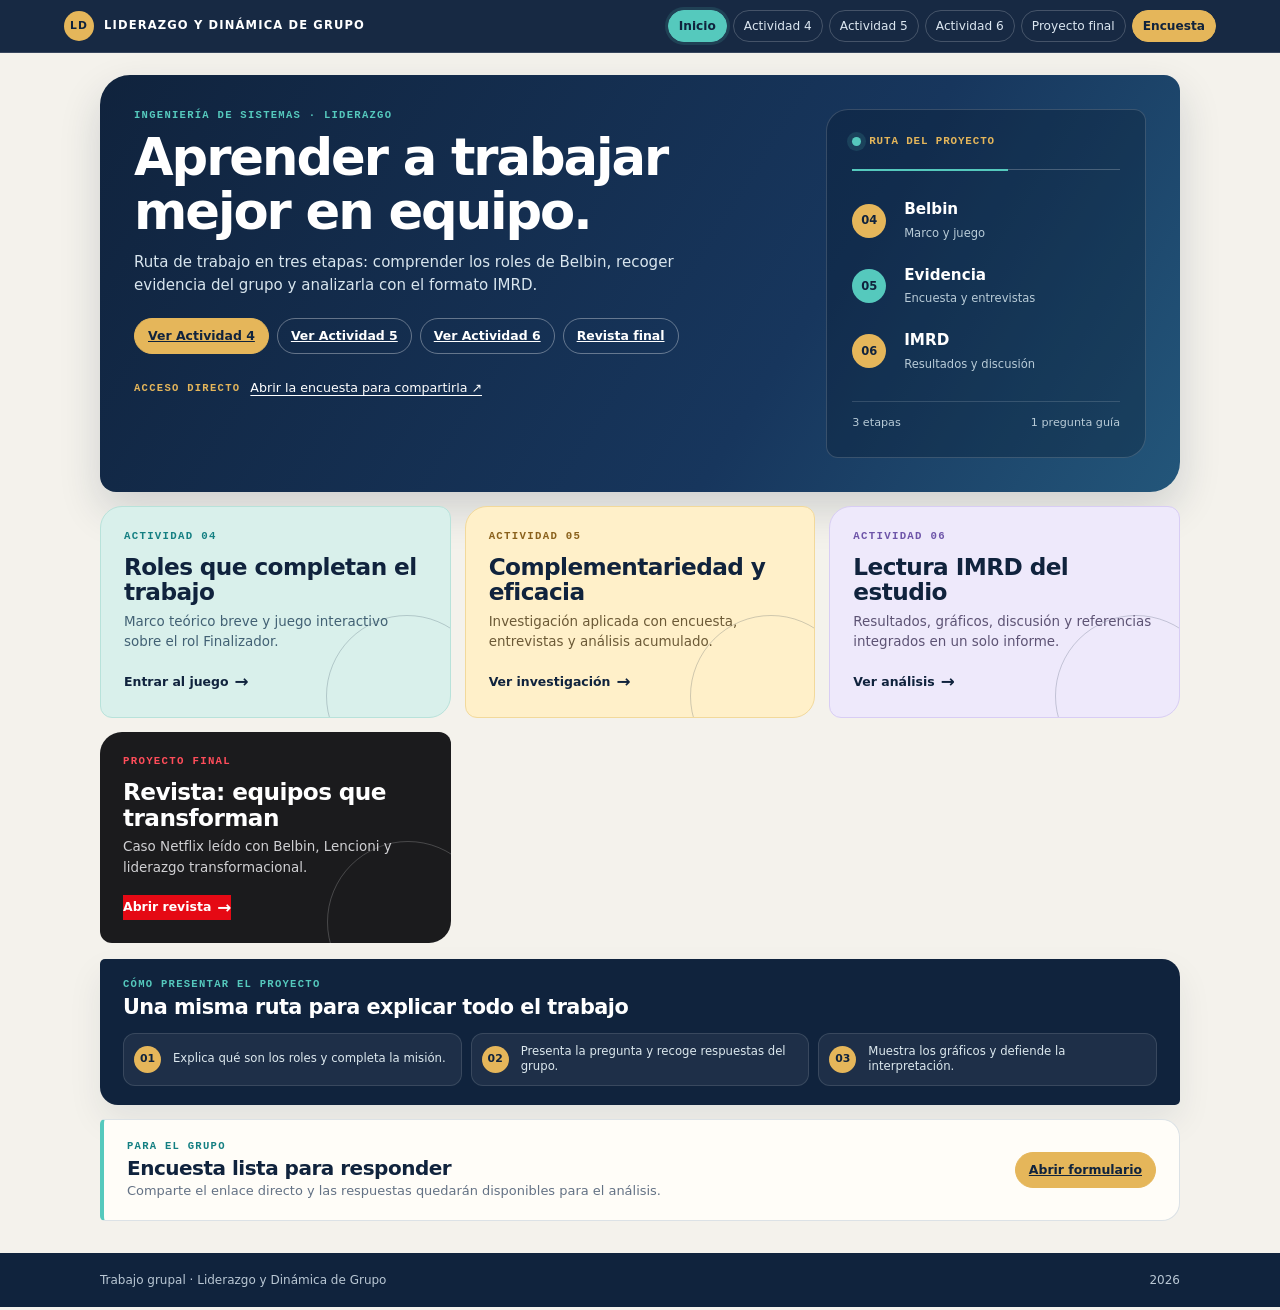
<file: index.html>
<!doctype html>
<html lang="es">
<head>
  <meta charset="utf-8">
  <meta name="viewport" content="width=device-width, initial-scale=1">
  <meta name="description" content="Actividades de Liderazgo y Dinámica de Grupo para Ingeniería de Sistemas.">
  <title>Liderazgo y Dinámica de Grupo</title>
  <link rel="stylesheet" href="styles.css">
</head>
<body class="home-page">
  <header class="site-header project-header">
    <a class="brand" href="index.html"><span class="brand-mark">LD</span><span>Liderazgo y dinámica de grupo</span></a>
    <nav class="site-nav" aria-label="Navegación principal">
      <a href="index.html" aria-current="page">Inicio</a>
      <a href="actividad-4.html">Actividad 4</a>
      <a href="actividad-5.html">Actividad 5</a>
      <a href="actividad-6.html">Actividad 6</a>
      <a href="proyecto-final.html">Proyecto final</a>
      <a class="nav-survey" href="actividad-5.html#encuesta">Encuesta</a>
    </nav>
  </header>

  <main class="wrap">
    <section class="home-hero" aria-labelledby="home-title">
      <div class="home-hero-copy">
        <div class="eyebrow">Ingeniería de Sistemas · Liderazgo</div>
        <h1 id="home-title">Aprender a trabajar mejor en equipo.</h1>
        <p class="lead">Ruta de trabajo en tres etapas: comprender los roles de Belbin, recoger evidencia del grupo y analizarla con el formato IMRD.</p>
        <div class="home-actions">
          <a class="btn btn-primary" href="actividad-4.html">Ver Actividad 4</a>
          <a class="btn btn-outline-dark" href="actividad-5.html">Ver Actividad 5</a>
          <a class="btn btn-outline-dark" href="actividad-6.html">Ver Actividad 6</a>
          <a class="btn btn-outline-dark" href="proyecto-final.html">Revista final</a>
        </div>
        <div class="home-share"><span class="code">Acceso directo</span><a href="actividad-5.html#encuesta">Abrir la encuesta para compartirla ↗</a></div>
      </div>
      <div class="home-signal" aria-label="Ruta de las actividades">
        <div class="signal-top"><span class="signal-dot"></span><span>Ruta del proyecto</span></div>
        <div class="signal-track"><span></span></div>
        <div class="signal-step"><strong>04</strong><div><b>Belbin</b><small>Marco y juego</small></div></div>
        <div class="signal-step"><strong>05</strong><div><b>Evidencia</b><small>Encuesta y entrevistas</small></div></div>
        <div class="signal-step"><strong>06</strong><div><b>IMRD</b><small>Resultados y discusión</small></div></div>
        <div class="signal-foot"><span>3 etapas</span><span>1 pregunta guía</span></div>
      </div>
    </section>

    <section class="home-grid home-grid-three" aria-label="Accesos a las actividades">
      <a class="home-card home-card-teal" href="actividad-4.html">
        <span class="home-card-code">ACTIVIDAD 04</span>
        <div><h2>Roles que completan el trabajo</h2><p>Marco teórico breve y juego interactivo sobre el rol Finalizador.</p></div>
        <span class="home-card-link">Entrar al juego <span>→</span></span>
      </a>
      <a class="home-card home-card-gold" href="actividad-5.html">
        <span class="home-card-code">ACTIVIDAD 05</span>
        <div><h2>Complementariedad y eficacia</h2><p>Investigación aplicada con encuesta, entrevistas y análisis acumulado.</p></div>
        <span class="home-card-link">Ver investigación <span>→</span></span>
      </a>
      <a class="home-card home-card-violet" href="actividad-6.html">
        <span class="home-card-code">ACTIVIDAD 06</span>
        <div><h2>Lectura IMRD del estudio</h2><p>Resultados, gráficos, discusión y referencias integrados en un solo informe.</p></div>
        <span class="home-card-link">Ver análisis <span>→</span></span>
      </a>
      <a class="home-card home-card-final" href="proyecto-final.html">
        <span class="home-card-code">PROYECTO FINAL</span>
        <div><h2>Revista: equipos que transforman</h2><p>Caso Netflix leído con Belbin, Lencioni y liderazgo transformacional.</p></div>
        <span class="home-card-link">Abrir revista <span>→</span></span>
      </a>
    </section>

    <section class="home-guide" aria-labelledby="guide-title">
      <div class="code">Cómo presentar el proyecto</div><h2 id="guide-title">Una misma ruta para explicar todo el trabajo</h2>
      <div class="guide-steps"><a href="actividad-4.html"><b>01</b><span>Explica qué son los roles y completa la misión.</span></a><a href="actividad-5.html"><b>02</b><span>Presenta la pregunta y recoge respuestas del grupo.</span></a><a href="actividad-6.html"><b>03</b><span>Muestra los gráficos y defiende la interpretación.</span></a></div>
    </section>

    <section class="home-survey" aria-labelledby="home-survey-title">
      <div><div class="code">Para el grupo</div><h2 id="home-survey-title">Encuesta lista para responder</h2><p>Comparte el enlace directo y las respuestas quedarán disponibles para el análisis.</p></div>
      <a class="btn btn-primary" href="actividad-5.html#encuesta">Abrir formulario</a>
    </section>
  </main>

  <footer class="footer"><div class="wrap footer-inner"><span>Trabajo grupal · Liderazgo y Dinámica de Grupo</span><span>2026</span></div></footer>
</body>
</html>
</file>
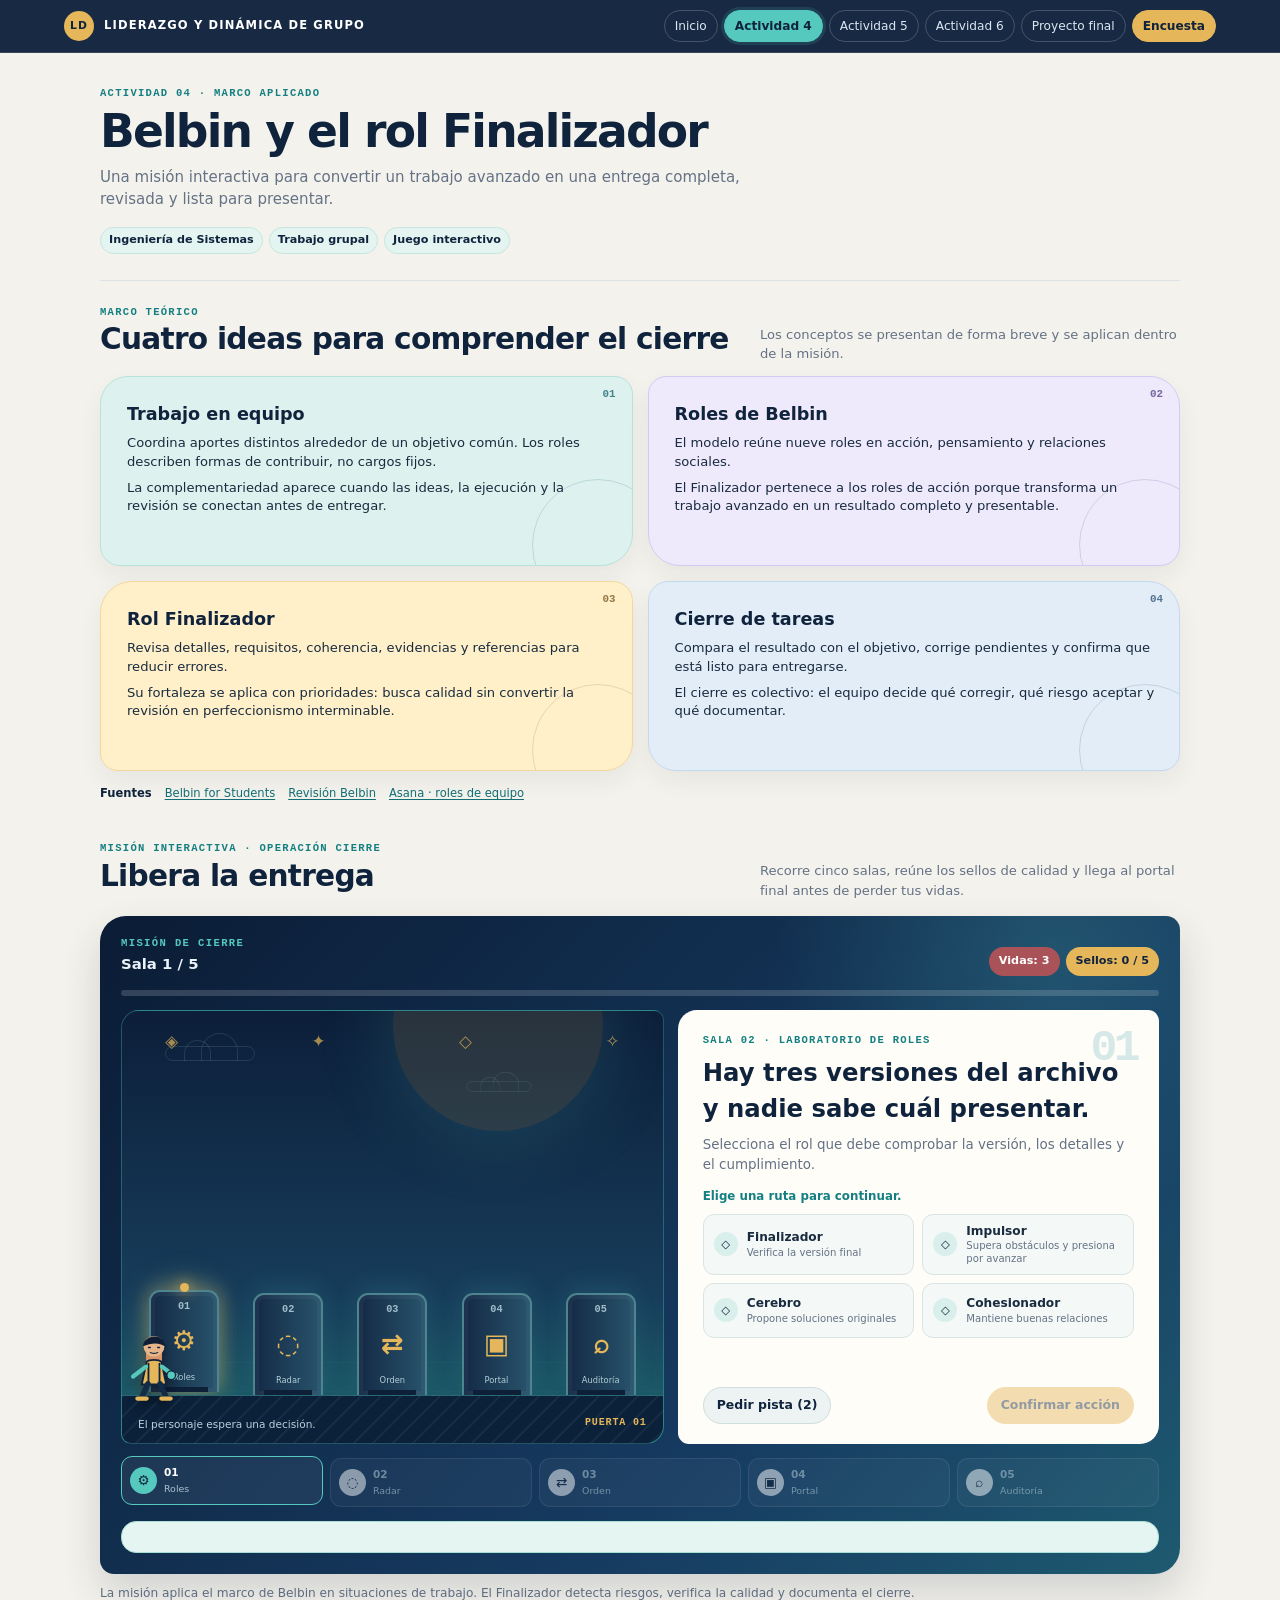
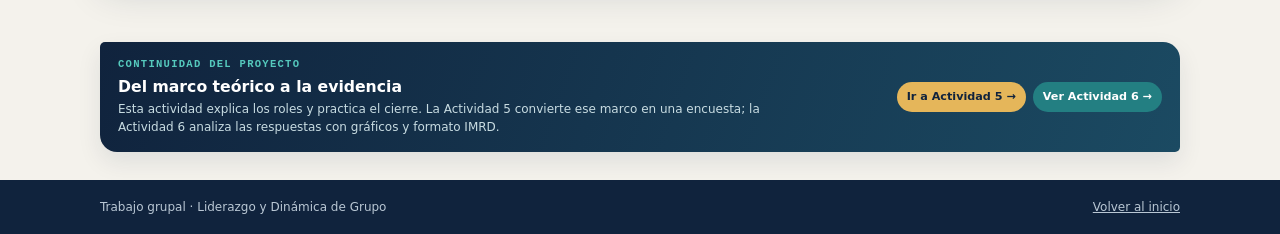
<file: actividad-4.html>
<!doctype html>
<html lang="es">
<head>
  <meta charset="utf-8">
  <meta name="viewport" content="width=device-width, initial-scale=1">
  <meta name="description" content="Actividad 4: marco teórico y misión interactiva sobre el rol Finalizador de Belbin.">
  <title>Actividad 4 | Operación Cierre</title>
  <link rel="stylesheet" href="styles.css?rev=control-room-20260922">
</head>
<body>
  <header class="site-header project-header">
    <a class="brand" href="index.html"><span class="brand-mark">LD</span><span>Liderazgo y dinámica de grupo</span></a>
    <nav class="site-nav" aria-label="Navegación principal">
      <a href="index.html">Inicio</a><a href="actividad-4.html" aria-current="page">Actividad 4</a><a href="actividad-5.html">Actividad 5</a><a href="actividad-6.html">Actividad 6</a><a href="proyecto-final.html">Proyecto final</a><a class="nav-survey" href="actividad-5.html#encuesta">Encuesta</a>
    </nav>
  </header>

  <main class="wrap activity-page">
    <section class="page-intro compact-intro">
      <div class="eyebrow">Actividad 04 · Marco aplicado</div>
      <h1>Belbin y el rol Finalizador</h1>
      <p class="lead">Una misión interactiva para convertir un trabajo avanzado en una entrega completa, revisada y lista para presentar.</p>
      <div class="meta"><span class="tag">Ingeniería de Sistemas</span><span class="tag">Trabajo grupal</span><span class="tag">Juego interactivo</span></div>
    </section>

    <section class="section theory-section" aria-labelledby="theory-title">
      <div class="section-head compact-head"><div><div class="code">Marco teórico</div><h2 id="theory-title">Cuatro ideas para comprender el cierre</h2></div><p>Los conceptos se presentan de forma breve y se aplican dentro de la misión.</p></div>
      <div class="concept-orbit">
        <article class="concept-bubble bubble-a"><span class="bubble-index">01</span><h3>Trabajo en equipo</h3><p>Coordina aportes distintos alrededor de un objetivo común. Los roles describen formas de contribuir, no cargos fijos.</p><p>La complementariedad aparece cuando las ideas, la ejecución y la revisión se conectan antes de entregar.</p></article>
        <article class="concept-bubble bubble-b"><span class="bubble-index">02</span><h3>Roles de Belbin</h3><p>El modelo reúne nueve roles en acción, pensamiento y relaciones sociales.</p><p>El Finalizador pertenece a los roles de acción porque transforma un trabajo avanzado en un resultado completo y presentable.</p></article>
        <article class="concept-bubble bubble-c"><span class="bubble-index">03</span><h3>Rol Finalizador</h3><p>Revisa detalles, requisitos, coherencia, evidencias y referencias para reducir errores.</p><p>Su fortaleza se aplica con prioridades: busca calidad sin convertir la revisión en perfeccionismo interminable.</p></article>
        <article class="concept-bubble bubble-d"><span class="bubble-index">04</span><h3>Cierre de tareas</h3><p>Compara el resultado con el objetivo, corrige pendientes y confirma que está listo para entregarse.</p><p>El cierre es colectivo: el equipo decide qué corregir, qué riesgo aceptar y qué documentar.</p></article>
      </div>
      <div class="source-strip" aria-label="Fuentes del marco teórico"><span>Fuentes</span><a href="https://www.belbin.com/media/1288/belbin-for-students.pdf" target="_blank" rel="noopener">Belbin for Students</a><a href="https://www.belbin.com/media/1158/belbin-uk-2014-a-comprehensive-review.pdf" target="_blank" rel="noopener">Revisión Belbin</a><a href="https://asana.com/es/resources/team-roles" target="_blank" rel="noopener">Asana · roles de equipo</a></div>
    </section>

    <section class="section game-section" aria-labelledby="game-title">
      <div class="game-heading"><div><div class="code">Misión interactiva · Operación Cierre</div><h2 id="game-title">Libera la entrega</h2></div><p>Recorre cinco salas, reúne los sellos de calidad y llega al portal final antes de perder tus vidas.</p></div>
      <div class="platform-shell" id="platform-game" aria-live="polite">
        <div class="platform-top"><div><span class="platform-kicker">Misión de cierre</span><strong id="game-room">Sala 1 / 5</strong></div><div class="game-hud"><span class="game-lives" id="game-lives">Vidas: 3</span><span class="game-score" id="game-score">Sellos: 0 / 5</span></div></div>
        <div class="platform-progress" aria-label="Progreso de la misión"><span id="game-progress-fill"></span></div>

        <div class="platform-scene" id="platform-scene" aria-label="Mundo de la misión">
          <div class="scene-glow"></div><div class="scene-grid"></div><div class="scene-cloud cloud-a"></div><div class="scene-cloud cloud-b"></div>
          <div class="scene-badges" aria-hidden="true"><span>◈</span><span>✦</span><span>◇</span><span>✧</span></div>
          <div class="platform-doors" id="platform-doors">
            <div class="platform-door" id="platform-door-0"><b>01</b><span class="door-icon">◌</span><small>Radar</small></div>
            <div class="platform-door" id="platform-door-1"><b>02</b><span class="door-icon">⚙</span><small>Roles</small></div>
            <div class="platform-door" id="platform-door-2"><b>03</b><span class="door-icon">⌕</span><small>Auditoría</small></div>
            <div class="platform-door" id="platform-door-3"><b>04</b><span class="door-icon">⇄</span><small>Orden</small></div>
            <div class="platform-door" id="platform-door-4"><b>05</b><span class="door-icon">▣</span><small>Portal</small></div>
          </div>
          <div class="scene-track"></div>
          <svg class="platform-player" id="game-player" viewBox="0 0 96 118" role="img" aria-label="Personaje de la misión">
            <g class="player-shadow"><ellipse cx="48" cy="111" rx="21" ry="5" fill="#071425" opacity=".45"/></g>
            <g class="player-body">
              <path d="M35 34h26v18H35z" fill="#d99668"/>
              <circle cx="48" cy="23" r="17" fill="#e7b58a"/>
              <path d="M30 23c1-19 34-24 37 1-8-7-22-8-37-1Z" fill="#101f35"/>
              <path d="M39 25h3M54 25h3" stroke="#182b42" stroke-width="2.5" stroke-linecap="round"/>
              <path d="M42 33c4 2 8 2 12 0" stroke="#182b42" stroke-width="2" stroke-linecap="round" fill="none"/>
              <path d="M36 48c4-4 20-4 24 0l8 37H28z" fill="#e5b65a" stroke="#10233d" stroke-width="3"/>
              <path d="M39 51v30M57 51v30" stroke="#10233d" stroke-width="3" stroke-linecap="round"/>
              <path d="M35 56 14 72M61 56l21 16" stroke="#55c9bd" stroke-width="7" stroke-linecap="round"/>
              <path d="M38 84 28 106M58 84l10 22" stroke="#142b48" stroke-width="9" stroke-linecap="round"/>
              <path d="M21 108h15M60 108h15" stroke="#e5b65a" stroke-width="7" stroke-linecap="round"/>
              <circle cx="76" cy="70" r="7" fill="#55c9bd" stroke="#10233d" stroke-width="2"/>
            </g>
          </svg>
          <div class="scene-status"><span id="scene-status">El personaje espera una decisión.</span><strong id="scene-action">PUERTA 01</strong></div>
        </div>

        <div class="mission-map" id="mission-map" aria-label="Salas de la misión"></div>

        <div class="mission-card" id="mission-card">
          <div class="mission-card-mark" id="mission-card-mark">01</div><div class="label" id="challenge-label">Radar de pendientes</div>
          <h3 id="challenge-title">Cargando misión…</h3><p id="challenge-brief"></p>
          <div class="challenge-board" id="challenge-board"></div>
          <div class="challenge-feedback" id="challenge-feedback"></div>
          <div class="mission-actions"><button class="btn btn-secondary" id="game-hint" type="button">Pedir pista</button><button class="btn btn-primary" id="game-confirm" type="button" disabled>Confirmar acción</button><button class="btn btn-primary" id="game-next" type="button" hidden>Avanzar</button></div>
        </div>
        <div class="platform-result" id="platform-result" hidden></div>
      </div>
      <p class="micro-note">La misión aplica el marco de Belbin en situaciones de trabajo. El Finalizador detecta riesgos, verifica la calidad y documenta el cierre.</p>
    </section>
    <section class="bridge-strip" aria-label="Continuidad del proyecto"><div><div class="code">Continuidad del proyecto</div><strong>Del marco teórico a la evidencia</strong><p>Esta actividad explica los roles y practica el cierre. La Actividad 5 convierte ese marco en una encuesta; la Actividad 6 analiza las respuestas con gráficos y formato IMRD.</p></div><div class="bridge-links"><a href="actividad-5.html">Ir a Actividad 5 →</a><a href="actividad-6.html">Ver Actividad 6 →</a></div></section>
  </main>

  <footer class="footer"><div class="wrap footer-inner"><span>Trabajo grupal · Liderazgo y Dinámica de Grupo</span><a href="index.html">Volver al inicio</a></div></footer>

  <script>
    const $ = id => document.getElementById(id);
    const shuffle = items => { const copy = [...items]; for (let i = copy.length - 1; i > 0; i--) { const j = Math.floor(Math.random() * (i + 1)); [copy[i], copy[j]] = [copy[j], copy[i]]; } return copy; };
    const roomPools = [
      [
        { room: "Radar", label: "Sala 01 · Radar de pendientes", type: "multi", title: "La entrega parece lista, pero el cierre no está controlado.", brief: "Selecciona los tres elementos que el equipo debe revisar antes de avanzar.", hint: "El Finalizador necesita requisitos visibles, responsables y evidencia.", why: "Detectaste lo que podía bloquear la entrega y convertiste el riesgo en acciones verificables.", items: [{ id: "requirements", label: "Requisitos de entrega", detail: "Qué debe cumplir el producto" }, { id: "ideas", label: "Nueva idea visual", detail: "Aún no está priorizada" }, { id: "owner", label: "Responsables y plazos", detail: "Quién resuelve cada pendiente" }, { id: "evidence", label: "Evidencias de prueba", detail: "Cómo se comprobó el resultado" }, { id: "slogan", label: "Frase para la portada", detail: "No bloquea el cierre" }], correct: ["requirements", "owner", "evidence"] },
        { room: "Radar", label: "Sala 01 · Radar de pendientes", type: "multi", title: "El sistema funciona, pero la demostración está incompleta.", brief: "Marca los elementos que deben quedar visibles para entregar con trazabilidad.", hint: "Piensa en aquello que otra persona podría comprobar sin preguntarte.", why: "Una entrega Finalizadora deja requisitos, pruebas y decisiones documentadas.", items: [{ id: "test", label: "Resultado de la prueba", detail: "Evidencia verificable" }, { id: "color", label: "Cambiar el color", detail: "Mejora estética, no es prioridad" }, { id: "version", label: "Versión final identificada", detail: "Evita trabajar sobre un archivo antiguo" }, { id: "owner", label: "Pendientes con responsable", detail: "Cada acción tiene dueño" }, { id: "idea", label: "Otra lluvia de ideas", detail: "Puede esperar" }], correct: ["test", "version", "owner"] },
        { room: "Radar", label: "Sala 01 · Radar de pendientes", type: "multi", title: "Faltan minutos para presentar y el equipo trabaja en paralelo.", brief: "Elige los tres controles que reducen el riesgo de entregar algo incompleto.", hint: "Prioriza coherencia, requisitos y la última versión.", why: "Priorizaste los controles que protegen la entrega en lugar de agregar trabajo nuevo.", items: [{ id: "checklist", label: "Lista de requisitos", detail: "Criterio de aceptación" }, { id: "latest", label: "Archivo más reciente", detail: "Fuente única de trabajo" }, { id: "review", label: "Revisión cruzada", detail: "Otra persona verifica" }, { id: "animation", label: "Más animaciones", detail: "No corrige pendientes" }, { id: "logo", label: "Nuevo logotipo", detail: "No es crítico" }], correct: ["checklist", "latest", "review"] }
      ],
      [
        { room: "Roles", label: "Sala 02 · Laboratorio de roles", type: "single", title: "El equipo ya avanzó; ahora necesita activar el rol adecuado.", brief: "Selecciona quién debe revisar detalles, detectar errores y cuidar el plazo.", hint: "Es un rol de acción que convierte el trabajo avanzado en una entrega completa.", why: "Activaste al Finalizador en el momento en que el equipo necesitaba calidad y cumplimiento.", options: [{ id: "brain", label: "Cerebro", detail: "Genera ideas originales" }, { id: "resource", label: "Investigador de recursos", detail: "Busca oportunidades y contactos" }, { id: "finisher", label: "Finalizador", detail: "Revisa, comprueba y cierra" }, { id: "shaper", label: "Impulsor", detail: "Mueve al equipo a la acción" }], correct: "finisher" },
        { room: "Roles", label: "Sala 02 · Laboratorio de roles", type: "single", title: "Las partes del proyecto no encajan entre sí.", brief: "Elige el rol que debe ordenar objetivos, responsabilidades y conexiones del equipo.", hint: "Antes de revisar la calidad, alguien debe integrar los aportes.", why: "El Coordinador organiza los aportes para que el Finalizador pueda comprobar una entrega integrada.", options: [{ id: "coordinator", label: "Coordinador", detail: "Aclara objetivos y distribuye tareas" }, { id: "specialist", label: "Especialista", detail: "Aporta conocimiento técnico" }, { id: "monitor", label: "Monitor evaluador", detail: "Analiza alternativas" }, { id: "finisher", label: "Finalizador", detail: "Verifica y cierra" }], correct: "coordinator" },
        { room: "Roles", label: "Sala 02 · Laboratorio de roles", type: "single", title: "Hay tres versiones del archivo y nadie sabe cuál presentar.", brief: "Selecciona el rol que debe comprobar la versión, los detalles y el cumplimiento.", hint: "La respuesta protege la calidad del resultado final.", why: "El Finalizador evita que el equipo presente una versión incompleta o desactualizada.", options: [{ id: "shaper", label: "Impulsor", detail: "Supera obstáculos y presiona por avanzar" }, { id: "finisher", label: "Finalizador", detail: "Verifica la versión final" }, { id: "teamworker", label: "Cohesionador", detail: "Mantiene buenas relaciones" }, { id: "plant", label: "Cerebro", detail: "Propone soluciones originales" }], correct: "finisher" }
      ],
      [
        { room: "Auditoría", label: "Sala 03 · Auditoría visual", type: "find", title: "El informe tiene seis controles y tres contienen un riesgo.", brief: "Marca únicamente los elementos que impedirían una entrega confiable.", hint: "Busca contradicciones, requisitos sin evidencia y datos que no coinciden.", why: "Encontraste los defectos críticos antes de que llegaran a la presentación.", items: [{ id: "ok1", label: "Requisito 1 · evidencia adjunta", detail: "Correcto" }, { id: "risk1", label: "Versión 2 en portada / versión 3 en anexo", detail: "Inconsistencia" }, { id: "ok2", label: "Responsable identificado", detail: "Correcto" }, { id: "risk2", label: "Prueba mencionada sin resultado", detail: "Evidencia incompleta" }, { id: "risk3", label: "Plazo vencido sin decisión registrada", detail: "Riesgo sin tratamiento" }, { id: "ok3", label: "Formato solicitado aplicado", detail: "Correcto" }], correct: ["risk1", "risk2", "risk3"] },
        { room: "Auditoría", label: "Sala 03 · Auditoría visual", type: "find", title: "El tablero muestra cuatro señales de calidad.", brief: "Señala las tres que revelan un problema que debe corregirse antes de entregar.", hint: "Elige lo que no puede explicarse con evidencia.", why: "Separaste los detalles correctos de los riesgos que sí exigían intervención.", items: [{ id: "risk1", label: "Dos responsables para la misma tarea", detail: "No hay decisión final" }, { id: "ok1", label: "Fuente citada y enlazada", detail: "Trazable" }, { id: "risk2", label: "Resultado sin fecha de revisión", detail: "No se puede confirmar vigencia" }, { id: "ok2", label: "Criterio de aceptación visible", detail: "Comprobable" }, { id: "risk3", label: "Pendiente marcado como terminado", detail: "Estado incorrecto" }, { id: "ok3", label: "Archivo con nombre y versión", detail: "Identificable" }], correct: ["risk1", "risk2", "risk3"] },
        { room: "Auditoría", label: "Sala 03 · Auditoría visual", type: "find", title: "El equipo pide una última revisión antes del pitch.", brief: "Marca los tres hallazgos que deben pasar a corrección inmediata.", hint: "Un error de datos, un requisito omitido y una referencia rota son críticos.", why: "La auditoría priorizó los errores que afectan la validez y presentación del trabajo.", items: [{ id: "risk1", label: "Cifra del resumen no coincide", detail: "Dato inconsistente" }, { id: "risk2", label: "Requisito obligatorio sin respuesta", detail: "Falta contenido" }, { id: "ok1", label: "Título coincide con el objetivo", detail: "Correcto" }, { id: "ok2", label: "Tabla con fuente completa", detail: "Correcto" }, { id: "risk3", label: "Enlace de referencia roto", detail: "Fuente no verificable" }, { id: "ok3", label: "Nombre del equipo actualizado", detail: "Correcto" }], correct: ["risk1", "risk2", "risk3"] }
      ],
      [
        { room: "Orden", label: "Sala 04 · Secuencia de cierre", type: "order", title: "La puerta de control exige una secuencia responsable.", brief: "Pulsa las acciones en el orden correcto: desde la revisión hasta la entrega.", hint: "Entregar debe ser el último paso.", why: "Ordenaste el cierre como lo haría un Finalizador: revisar, corregir, comprobar y presentar.", items: [{ id: "review", label: "Revisar requisitos" }, { id: "fix", label: "Corregir pendientes" }, { id: "verify", label: "Comprobar evidencias" }, { id: "deliver", label: "Entregar versión final" }], correct: ["review", "fix", "verify", "deliver"] },
        { room: "Orden", label: "Sala 04 · Secuencia de cierre", type: "order", title: "El equipo debe cerrar una tarea con trazabilidad.", brief: "Ordena el flujo que deja claro qué se decidió y cómo se validó.", hint: "Primero se identifica el objetivo; después se registra y verifica.", why: "La secuencia conecta objetivo, acción, evidencia y registro de cierre.", items: [{ id: "goal", label: "Confirmar objetivo" }, { id: "action", label: "Ejecutar la tarea" }, { id: "evidence", label: "Guardar evidencia" }, { id: "record", label: "Registrar el cierre" }], correct: ["goal", "action", "evidence", "record"] },
        { room: "Orden", label: "Sala 04 · Secuencia de cierre", type: "order", title: "Una incidencia aparece antes de la presentación.", brief: "Organiza la respuesta más segura para no ocultar el riesgo.", hint: "Primero se hace visible el problema y luego se decide su tratamiento.", why: "La secuencia evita ocultar el riesgo y deja una decisión documentada.", items: [{ id: "detect", label: "Detectar la incidencia" }, { id: "assess", label: "Evaluar su impacto" }, { id: "decide", label: "Decidir la corrección" }, { id: "document", label: "Documentar el resultado" }], correct: ["detect", "assess", "decide", "document"] }
      ],
      [
        { room: "Portal", label: "Sala 05 · Ruta crítica", type: "single", title: "El portal final solo acepta una ruta de entrega segura.", brief: "Escoge el camino que protege calidad, evidencia y cumplimiento.", hint: "La ruta correcta incluye verificación antes de presentar.", why: "Elegiste una ruta que prioriza la revisión y evita entregar por intuición.", options: [{ id: "shortcut", label: "Atajo", detail: "Presentar ahora y corregir si preguntan" }, { id: "safe", label: "Ruta verificada", detail: "Revisar requisitos, corregir, comprobar y entregar" }, { id: "loop", label: "Bucle abierto", detail: "Agregar ideas y cambiar el objetivo" }, { id: "silent", label: "Ruta silenciosa", detail: "No registrar riesgos para ahorrar tiempo" }], correct: "safe" },
        { room: "Portal", label: "Sala 05 · Ruta crítica", type: "single", title: "El equipo está listo para cerrar el proyecto.", brief: "Elige la señal que demuestra que la entrega puede liberarse.", hint: "La apariencia no reemplaza una comprobación.", why: "Una entrega se libera cuando el equipo puede explicar qué verificó y qué riesgo aceptó.", options: [{ id: "look", label: "Se ve terminada", detail: "Criterio visual" }, { id: "time", label: "Ya no queda tiempo", detail: "Presión del plazo" }, { id: "trace", label: "Revisión trazable", detail: "Requisitos, evidencias y decisiones comprobadas" }, { id: "vote", label: "Todos están de acuerdo", detail: "Opinión sin verificación" }], correct: "trace" },
        { room: "Portal", label: "Sala 05 · Ruta crítica", type: "single", title: "El trabajo debe salir del laboratorio sin perder calidad.", brief: "Selecciona la decisión final del equipo.", hint: "El Finalizador no busca perfección infinita; confirma lo crítico y cierra.", why: "Validaste los elementos críticos y documentaste lo que quedó decidido.", options: [{ id: "freeze", label: "Congelar sin revisar", detail: "Cerrar por cansancio" }, { id: "critical", label: "Validar lo crítico", detail: "Comprobar requisitos, evidencias y riesgos" }, { id: "expand", label: "Ampliar el alcance", detail: "Agregar trabajo nuevo" }, { id: "delegate", label: "Dejarlo para después", detail: "Trasladar el problema" }], correct: "critical" }
      ]
    ];
    let rooms = [], currentRoom = 0, lives = 3, seals = 0, hints = 2, selection = [], unlocked = false, gameEnded = false;
    function selectedSetMatches(values, correct) { return values.length === correct.length && values.every(value => correct.includes(value)); }
    function roomIcon(room) { return ({ Radar: "◌", Roles: "⚙", Auditoría: "⌕", Orden: "⇄", Portal: "▣" })[room] || "◇"; }
    function buildMission() { rooms = shuffle(roomPools).map(pool => ({ ...shuffle(pool)[0] })); }
    function renderMap() { $("mission-map").innerHTML = rooms.map((item, index) => `<div class="mission-room ${index === currentRoom ? "active" : ""} ${index < currentRoom ? "cleared" : ""}"><span>${roomIcon(item.room)}</span><div><b>${String(index + 1).padStart(2, "0")}</b><small>${item.room}</small></div></div>`).join(""); }
    function renderScene() {
      const progress = gameEnded && seals === rooms.length ? 1 : currentRoom / rooms.length;
      $("game-player").style.setProperty("--player-progress", progress);
      rooms.forEach((_, index) => { const door = $(`platform-door-${index}`); door.classList.toggle("open", index < currentRoom || (gameEnded && seals === rooms.length)); door.classList.toggle("active", index === currentRoom && !gameEnded); door.querySelector(".door-icon").textContent = roomIcon(rooms[index].room); door.querySelector("small").textContent = rooms[index].room; });
      $("scene-action").textContent = gameEnded ? (seals === rooms.length ? "PORTAL ABIERTO" : "MISIÓN FALLIDA") : `PUERTA ${String(currentRoom + 1).padStart(2, "0")}`;
      $("scene-status").textContent = gameEnded ? (seals === rooms.length ? "El personaje llegó al cierre." : "El personaje debe reiniciar la misión.") : unlocked ? "Sala superada. El camino está abierto." : "El personaje espera una decisión.";
      $("game-room").textContent = gameEnded ? (seals === rooms.length ? "Misión completada" : "Misión detenida") : `Sala ${currentRoom + 1} / ${rooms.length}`;
      $("game-lives").textContent = `Vidas: ${lives}`;
      $("game-score").textContent = `Sellos: ${seals} / ${rooms.length}`;
      $("game-progress-fill").style.width = `${progress * 100}%`;
      $("platform-scene").classList.toggle("game-over", gameEnded && seals !== rooms.length);
    }
    function choiceCard(item, selected) { return `<button type="button" class="challenge-choice ${selected ? "selected" : ""}" data-id="${item.id}"><span class="choice-icon">${selected ? "✓" : "◇"}</span><span><b>${item.label}</b><small>${item.detail || ""}</small></span></button>`; }
    function renderChallenge() {
      const item = rooms[currentRoom]; selection = []; unlocked = false;
      $("challenge-label").textContent = item.label; $("challenge-title").textContent = item.title; $("challenge-brief").textContent = item.brief; $("mission-card-mark").textContent = String(currentRoom + 1).padStart(2, "0"); $("challenge-feedback").textContent = "";
      $("game-confirm").hidden = false; $("game-confirm").disabled = true; $("game-confirm").textContent = item.type === "order" ? "Confirmar secuencia" : "Confirmar acción"; $("game-next").hidden = true; $("game-hint").disabled = hints === 0; $("game-hint").textContent = hints ? `Pedir pista (${hints})` : "Sin pistas";
      if (item.type === "order") $("challenge-board").innerHTML = `<div class="challenge-instruction">Pulsa cada acción en el orden correcto.</div><div class="order-grid">${shuffle(item.items).map(option => choiceCard(option, false)).join("")}</div>`;
      else if (item.type === "multi" || item.type === "find") $("challenge-board").innerHTML = `<div class="challenge-instruction">${item.type === "find" ? "Marca solo los hallazgos que representan un riesgo." : "Selecciona los elementos que deben pasar el control."}</div><div class="challenge-grid">${shuffle(item.items).map(option => choiceCard(option, false)).join("")}</div>`;
      else $("challenge-board").innerHTML = `<div class="challenge-instruction">Elige una ruta para continuar.</div><div class="challenge-grid single-grid">${shuffle(item.options).map(option => choiceCard(option, false)).join("")}</div>`;
      $("challenge-board").querySelectorAll(".challenge-choice").forEach(button => button.addEventListener("click", () => selectChoice(button, item)));
      renderMap(); renderScene();
    }
    function selectChoice(button, item) {
      if (unlocked || gameEnded) return; const id = button.dataset.id;
      if (item.type === "order") { if (selection.includes(id)) return; selection.push(id); button.classList.add("selected"); button.querySelector(".choice-icon").textContent = selection.length; if (selection.length === item.items.length) $("game-confirm").disabled = false; return; }
      if (item.type === "multi" || item.type === "find") { selection = selection.includes(id) ? selection.filter(value => value !== id) : [...selection, id]; button.classList.toggle("selected", selection.includes(id)); button.querySelector(".choice-icon").textContent = selection.includes(id) ? "✓" : "◇"; $("game-confirm").disabled = selection.length === 0; return; }
      selection = [id]; $("challenge-board").querySelectorAll(".challenge-choice").forEach(node => node.classList.toggle("selected", node === button)); $("game-confirm").disabled = false;
    }
    function loseLife(message) { lives--; $("game-lives").textContent = `Vidas: ${lives}`; $("challenge-feedback").textContent = `✕ ${message}`; $("platform-scene").classList.remove("hit"); void $("platform-scene").offsetWidth; $("platform-scene").classList.add("hit"); if (lives <= 0) finishGame(false); }
    function confirmChallenge() {
      if (!selection.length || unlocked || gameEnded) return; const item = rooms[currentRoom];
      const correct = item.type === "order" ? selection.join("|") === item.correct.join("|") : item.type === "multi" || item.type === "find" ? selectedSetMatches(selection, item.correct) : selection[0] === item.correct;
      if (!correct) { loseLife(item.type === "order" ? "La secuencia se rompió. Elige el orden con cuidado." : "Ese control no resuelve el riesgo de esta sala."); if (!gameEnded && item.type === "order") { selection = []; $("challenge-board").querySelectorAll(".challenge-choice").forEach(node => { node.classList.remove("selected"); node.querySelector(".choice-icon").textContent = "◇"; }); $("game-confirm").disabled = true; } return; }
      unlocked = true; seals++; $("challenge-feedback").textContent = `✓ ${item.why}`; $("game-confirm").hidden = true; $("game-next").hidden = false; $("game-next").textContent = currentRoom === rooms.length - 1 ? "Abrir portal final" : "Avanzar a la siguiente sala"; $("challenge-board").querySelectorAll(".challenge-choice").forEach(node => { node.disabled = true; if (selection.includes(node.dataset.id)) node.classList.add("correct"); }); renderScene();
    }
    function advance() { if (!unlocked || gameEnded) return; if (currentRoom === rooms.length - 1) { finishGame(true); return; } currentRoom++; renderChallenge(); }
    function finishGame(won) { gameEnded = true; $("game-confirm").hidden = true; $("game-next").hidden = true; $("game-hint").hidden = true; $("platform-result").hidden = false; $("platform-result").innerHTML = won ? `<span class="result-seal">✓</span><div><strong>Portal abierto</strong><p>Reuniste los sellos, activaste los roles adecuados y aplicaste el criterio del Finalizador para cerrar la entrega.</p><button class="btn btn-primary" id="game-restart" type="button">Jugar otra misión</button></div>` : `<span class="result-seal danger">!</span><div><strong>Misión fallida</strong><p>El equipo agotó sus vidas antes de validar el cierre. Reinicia para intentar otra ruta con desafíos diferentes.</p><button class="btn btn-primary" id="game-restart" type="button">Reiniciar misión</button></div>`; renderScene(); $("game-restart").addEventListener("click", restartGame); }
    function restartGame() { currentRoom = 0; lives = 3; seals = 0; hints = 2; gameEnded = false; $("platform-result").hidden = true; $("game-hint").hidden = false; buildMission(); renderChallenge(); }
    $("game-confirm").addEventListener("click", confirmChallenge); $("game-next").addEventListener("click", advance);
    $("game-hint").addEventListener("click", () => { if (hints === 0 || unlocked || gameEnded) return; hints--; $("challenge-feedback").textContent = `Pista: ${rooms[currentRoom].hint}`; $("game-hint").textContent = hints ? `Pedir pista (${hints})` : "Sin pistas"; if (hints === 0) $("game-hint").disabled = true; });
    buildMission(); renderChallenge();
  </script>
</body>
</html>
</file>
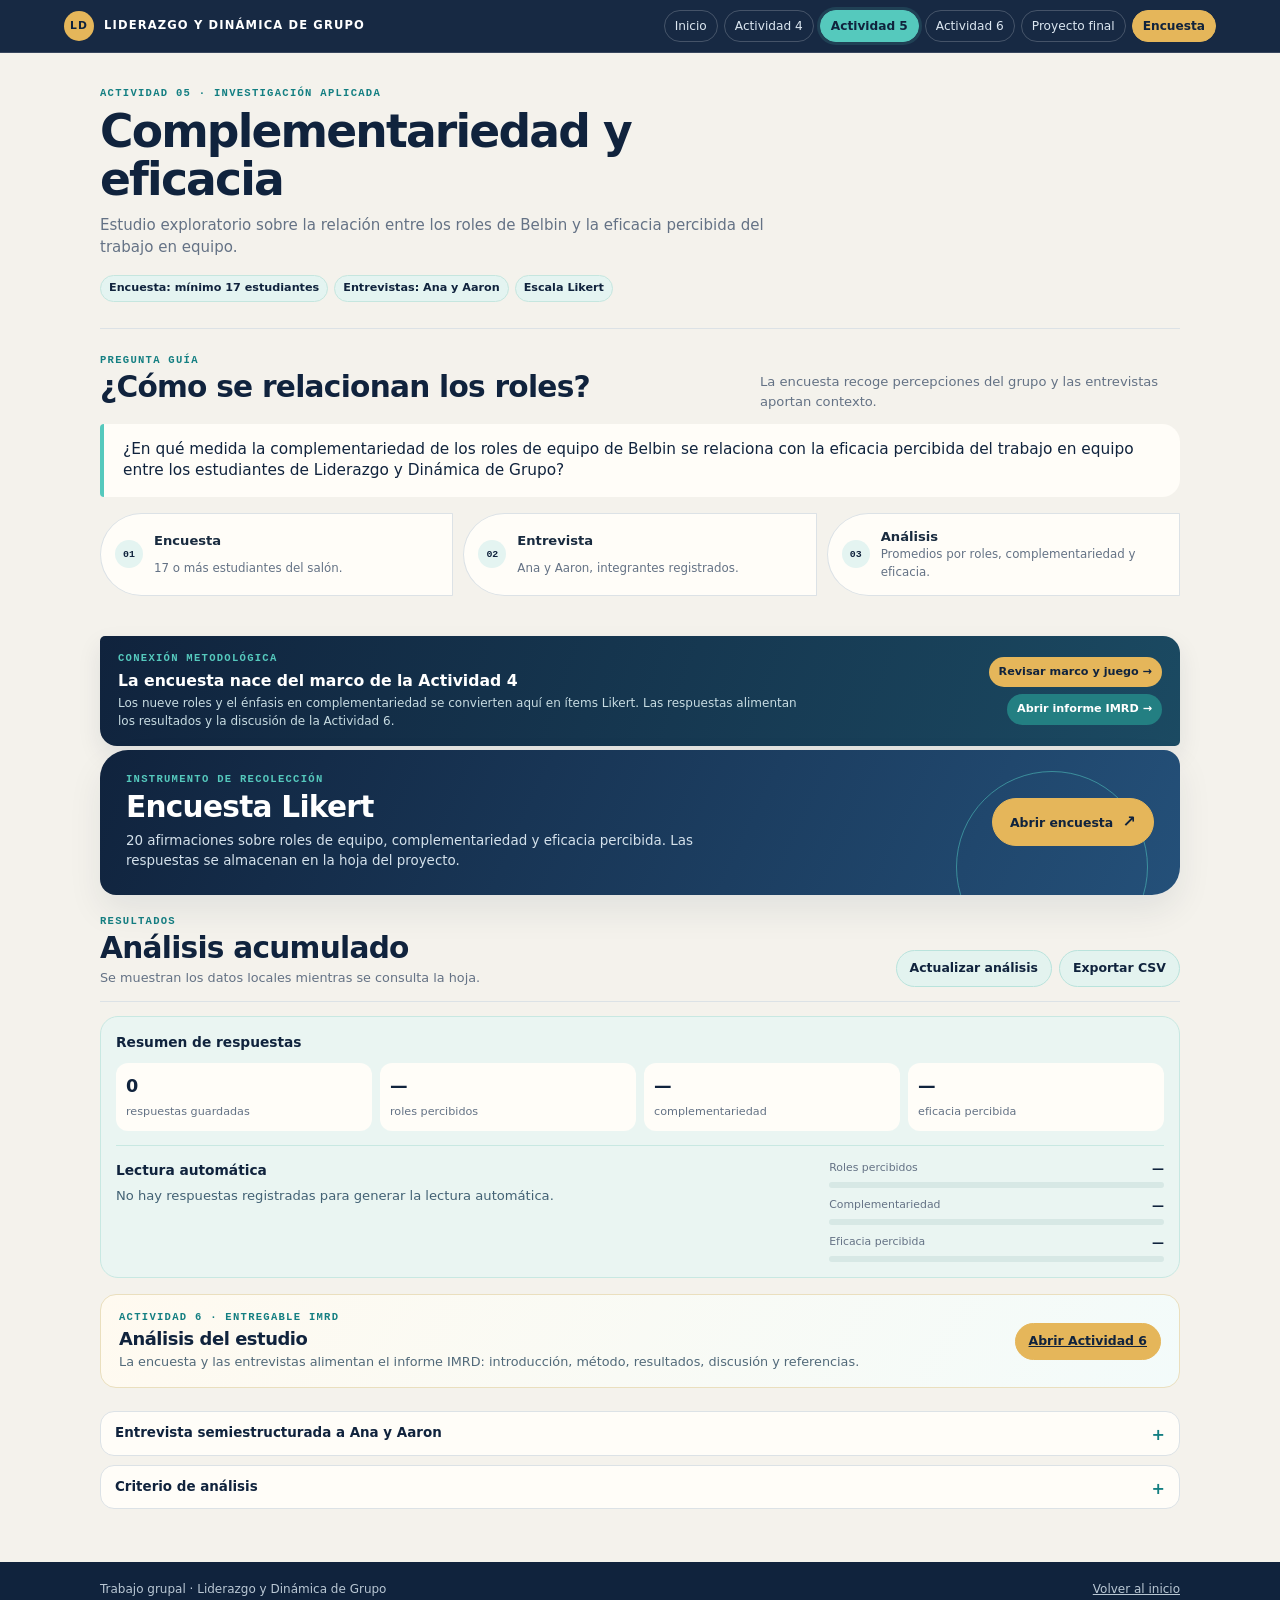
<file: actividad-5.html>
<!doctype html>
<html lang="es">
<head>
  <meta charset="utf-8">
  <meta name="viewport" content="width=device-width, initial-scale=1">
  <meta name="description" content="Actividad 5: encuesta sobre complementariedad de roles y eficacia percibida.">
  <title>Actividad 5 | Complementariedad y eficacia</title>
  <link rel="stylesheet" href="styles.css">
</head>
<body>
  <header class="site-header project-header">
    <a class="brand" href="index.html"><span class="brand-mark">LD</span><span>Liderazgo y dinámica de grupo</span></a>
    <nav class="site-nav" aria-label="Navegación principal">
      <a href="index.html">Inicio</a><a href="actividad-4.html">Actividad 4</a><a href="actividad-5.html" aria-current="page">Actividad 5</a><a href="actividad-6.html">Actividad 6</a><a href="proyecto-final.html">Proyecto final</a><a class="nav-survey" href="actividad-5.html#encuesta">Encuesta</a>
    </nav>
  </header>

  <main class="wrap activity-page">
    <section class="page-intro compact-intro">
      <div class="eyebrow">Actividad 05 · Investigación aplicada</div>
      <h1>Complementariedad y eficacia</h1>
      <p class="lead">Estudio exploratorio sobre la relación entre los roles de Belbin y la eficacia percibida del trabajo en equipo.</p>
      <div class="meta"><span class="tag">Encuesta: mínimo 17 estudiantes</span><span class="tag">Entrevistas: Ana y Aaron</span><span class="tag">Escala Likert</span></div>
    </section>

    <section class="section research-section" aria-labelledby="research-title">
      <div class="section-head compact-head"><div><div class="code">Pregunta guía</div><h2 id="research-title">¿Cómo se relacionan los roles?</h2></div><p>La encuesta recoge percepciones del grupo y las entrevistas aportan contexto.</p></div>
      <blockquote class="research-question">¿En qué medida la complementariedad de los roles de equipo de Belbin se relaciona con la eficacia percibida del trabajo en equipo entre los estudiantes de Liderazgo y Dinámica de Grupo?</blockquote>
      <div class="research-bubbles">
        <div class="mini-bubble"><span class="bubble-index">01</span><strong>Encuesta</strong><span>17 o más estudiantes del salón.</span></div>
        <div class="mini-bubble"><span class="bubble-index">02</span><strong>Entrevista</strong><span>Ana y Aaron, integrantes registrados.</span></div>
        <div class="mini-bubble"><span class="bubble-index">03</span><strong>Análisis</strong><span>Promedios por roles, complementariedad y eficacia.</span></div>
      </div>
    </section>
    <section class="bridge-strip" aria-label="Conexión entre actividades"><div><div class="code">Conexión metodológica</div><strong>La encuesta nace del marco de la Actividad 4</strong><p>Los nueve roles y el énfasis en complementariedad se convierten aquí en ítems Likert. Las respuestas alimentan los resultados y la discusión de la Actividad 6.</p></div><div class="bridge-links"><a href="actividad-4.html">Revisar marco y juego →</a><a href="actividad-6.html">Abrir informe IMRD →</a></div></section>

    <section class="section survey-launch" id="encuesta" aria-labelledby="survey-launch-title">
      <div class="launch-copy"><div class="code">Instrumento de recolección</div><h2 id="survey-launch-title">Encuesta Likert</h2><p>20 afirmaciones sobre roles de equipo, complementariedad y eficacia percibida. Las respuestas se almacenan en la hoja del proyecto.</p></div>
      <button class="btn btn-primary launch-button" id="open-survey" type="button">Abrir encuesta <span aria-hidden="true">↗</span></button>
    </section>

    <section class="analysis-tools" aria-label="Análisis acumulado">
      <div><div class="code">Resultados</div><h2>Análisis acumulado</h2><p id="analysis-status">El análisis se recalcula con las respuestas disponibles.</p></div>
      <div class="analysis-actions"><button class="btn" id="show-analysis-main" type="button">Actualizar análisis</button><button class="btn" id="export-csv" type="button">Exportar CSV</button></div>
    </section>
    <div class="survey-summary visible" id="survey-summary" aria-live="polite"><div class="summary-title">Resumen de respuestas</div><div class="summary-grid"><div class="summary-metric"><strong id="saved-count">0</strong><span>respuestas guardadas</span></div><div class="summary-metric"><strong id="roles-average">—</strong><span>roles percibidos</span></div><div class="summary-metric"><strong id="complement-average">—</strong><span>complementariedad</span></div><div class="summary-metric"><strong id="efficacy-average">—</strong><span>eficacia percibida</span></div></div><div class="dynamic-analysis"><div><div class="summary-title">Lectura automática</div><p id="analysis-text">Cargando análisis de las respuestas…</p></div><div class="analysis-bars" id="analysis-bars" aria-label="Indicadores dinámicos"></div></div></div>

    <section class="imrd-launch" aria-labelledby="imrd-launch-title">
      <div><div class="code">Actividad 6 · Entregable IMRD</div><h2 id="imrd-launch-title">Análisis del estudio</h2><p>La encuesta y las entrevistas alimentan el informe IMRD: introducción, método, resultados, discusión y referencias.</p></div>
      <a class="btn btn-primary" href="actividad-6.html">Abrir Actividad 6</a>
    </section>

    <section class="section compact-sections">
      <details><summary>Entrevista semiestructurada a Ana y Aaron</summary><div class="details-body"><ol class="interview-list"><li>¿Qué conductas observas con mayor frecuencia cuando trabajan en equipo?</li><li>¿Quién propone ideas, organiza tareas y revisa los detalles?</li><li>¿En qué medida las fortalezas se complementan? Da un ejemplo.</li><li>¿Qué ocurre cuando varias personas quieren dirigir, revisar o proponer?</li><li>¿Qué rol debería reforzarse para mejorar la eficacia?</li><li>¿Qué recomendación darías a partir de Belbin?</li></ol><p><strong>Registro:</strong> Entrevistada/o: ____________ Fecha: __________</p></div></details>
      <details><summary>Criterio de análisis</summary><div class="details-body"><p>Promedia los ítems 1 al 9 para roles; 10 al 12 para complementariedad; y 13 al 20 para eficacia. Interpreta 1,00–2,33 como bajo; 2,34–3,66 como medio; y 3,67–5,00 como alto.</p></div></details>
    </section>
  </main>

  <footer class="footer"><div class="wrap footer-inner"><span>Trabajo grupal · Liderazgo y Dinámica de Grupo</span><a href="index.html">Volver al inicio</a></div></footer>

  <dialog class="survey-dialog" id="survey-dialog" aria-labelledby="dialog-title">
    <div class="modal-shell">
      <div class="modal-head"><div><div class="code">Instrumento de recolección</div><h2 id="dialog-title">Encuesta sobre equipos</h2><p>Selecciona una respuesta por afirmación.</p></div><button class="modal-close" id="close-survey" type="button" aria-label="Cerrar encuesta">×</button></div>
      <div class="survey-tools"><label for="respondent-code" class="label">Código del participante *</label><input id="respondent-code" form="survey-form" type="text" placeholder="Ej.: E01" maxlength="20" autocomplete="off" required aria-required="true"><span class="survey-status">Obligatorio para identificar la respuesta sin usar el nombre.</span></div>
      <form id="survey-form">
        <div class="survey-items" id="survey-items"></div>
        <div class="survey-actions"><button class="btn btn-primary" id="survey-submit" type="submit" disabled>Guardar respuesta</button><span class="survey-status" id="survey-status">Completa las 20 respuestas para guardar.</span></div>
      </form>
    </div>
  </dialog>

  <script>
    const statements = [
      ["En nuestro equipo surge alguien que propone ideas originales cuando el trabajo se estanca.", "Cerebro"],
      ["Alguien busca información, contactos u oportunidades que ayudan al proyecto.", "Investigador de recursos"],
      ["Alguien aclara los objetivos y distribuye tareas según las capacidades.", "Coordinador"],
      ["Alguien impulsa al grupo a actuar y superar obstáculos.", "Impulsor"],
      ["Alguien analiza las alternativas antes de tomar decisiones importantes.", "Monitor evaluador"],
      ["Alguien escucha, media y ayuda a mantener buenas relaciones.", "Cohesionador"],
      ["Alguien convierte los acuerdos en acciones concretas y ordenadas.", "Implementador"],
      ["Alguien revisa los detalles y verifica que las tareas se entreguen a tiempo.", "Finalizador"],
      ["Alguien aporta conocimientos técnicos especializados.", "Especialista"],
      ["Las fortalezas de los integrantes se complementan en lugar de repetirse.", "Complementariedad"],
      ["Cuando una persona tiene una debilidad, otro integrante aporta una fortaleza que la compensa.", "Complementariedad"],
      ["Los integrantes pueden asumir funciones diferentes cuando cambian las necesidades.", "Flexibilidad"],
      ["El equipo coordina claramente quién hará cada tarea.", "Eficacia"],
      ["La distribución de tareas aprovecha las capacidades de los integrantes.", "Eficacia"],
      ["El equipo resuelve los desacuerdos sin afectar el avance.", "Eficacia"],
      ["El equipo cumple los plazos establecidos.", "Eficacia"],
      ["El trabajo final se revisa antes de presentarse.", "Eficacia"],
      ["El equipo alcanza los objetivos de sus actividades grupales.", "Eficacia"],
      ["La composición del equipo favorece un buen desempeño.", "Eficacia"],
      ["Comprendo cuál es mi aporte y cómo se relaciona con el de los demás.", "Eficacia"]
    ];
    const scale = [
      ["1", "Totalmente en desacuerdo"],
      ["2", "En desacuerdo"],
      ["3", "Ni de acuerdo ni en desacuerdo"],
      ["4", "De acuerdo"],
      ["5", "Totalmente de acuerdo"]
    ];
    document.getElementById("survey-items").innerHTML = statements.map(([text, dimension], index) => `<div class="survey-item"><div class="survey-text"><span class="survey-number">${index + 1}</span><span>${text}</span><span class="role-tag">${dimension}</span></div><div class="choices" role="radiogroup" aria-label="Pregunta ${index + 1}">${scale.map(([value, label]) => `<label class="choice" title="${label}"><input type="radio" name="item-${index + 1}" value="${value}"><span>${value}</span><small>${label}</small></label>`).join("")}</div></div>`).join("");
    const REMOTE_URL = "https://script.google.com/macros/s/AKfycbxszb5tDQZXo38TnkI1FjRYzJdsaFjtqRotf_ODFdXP2PIlZ7oWuXD_U0kV0MZezQTk/exec";
    const STORAGE_KEY = "actividad5_respuestas_respaldo";
    const dialog = document.getElementById("survey-dialog");
    const form = document.getElementById("survey-form"), count = document.getElementById("survey-count"), submit = document.getElementById("survey-submit"), status = document.getElementById("survey-status");
    function openSurvey() { if (typeof dialog.showModal === "function") dialog.showModal(); else dialog.setAttribute("open", ""); }
    function closeSurvey() { if (dialog.open) dialog.close(); else dialog.removeAttribute("open"); }
    document.getElementById("open-survey").addEventListener("click", openSurvey);
    document.getElementById("close-survey").addEventListener("click", closeSurvey);
    dialog.addEventListener("click", event => { if (event.target === dialog) closeSurvey(); });
    if (window.location.hash === "#encuesta") openSurvey();
    const codeInput = document.getElementById("respondent-code");
    function updateSurvey() {
      const answered = statements.filter((_, i) => form.querySelector(`input[name="item-${i + 1}"]:checked`)).length;
      const hasCode = codeInput.value.trim().length > 0;
      submit.disabled = answered !== statements.length || !hasCode;
      status.textContent = !hasCode ? "Escribe el código del participante." : answered === statements.length ? "Lista para guardar." : `Faltan ${statements.length - answered} respuestas.`;
    }
    form.addEventListener("change", updateSurvey);
    codeInput.addEventListener("input", updateSurvey);
    function readResponses() { try { return JSON.parse(localStorage.getItem(STORAGE_KEY) || "[]"); } catch { return []; } }
    function finite(value) { const number = Number(value); return Number.isFinite(number) ? number : null; }
    function rowAnswers(row) {
      if (Array.isArray(row)) { const values = row.map(finite).filter(value => value !== null); return values.length >= statements.length ? values.slice(-statements.length) : null; }
      const candidate = row?.answers || row?.respuestas || row?.values || row?.data;
      if (Array.isArray(candidate)) { const values = candidate.map(finite); return values.length >= statements.length ? values.slice(0, statements.length) : null; }
      if (row && typeof row === "object") {
        const keys = Object.keys(row).filter(key => /^(item|pregunta|q)[-_]?\d+$/i.test(key)).sort((a, b) => Number(a.match(/\d+/)[0]) - Number(b.match(/\d+/)[0]));
        const values = keys.map(key => finite(row[key]));
        return values.length >= statements.length && values.every(value => value !== null) ? values.slice(0, statements.length) : null;
      }
      return null;
    }
    function pearson(rows) {
      const pairs = rows.map(answers => [averageNumber(answers, 9, 12), averageNumber(answers, 12, 20)]).filter(pair => pair.every(value => value !== null));
      if (pairs.length < 2) return null;
      const x = pairs.map(pair => pair[0]), y = pairs.map(pair => pair[1]);
      const mx = x.reduce((sum, value) => sum + value, 0) / x.length, my = y.reduce((sum, value) => sum + value, 0) / y.length;
      const numerator = x.reduce((sum, value, index) => sum + (value - mx) * (y[index] - my), 0);
      const denominator = Math.sqrt(x.reduce((sum, value) => sum + (value - mx) ** 2, 0) * y.reduce((sum, value) => sum + (value - my) ** 2, 0));
      return denominator ? Number((numerator / denominator).toFixed(2)) : null;
    }
    function averageNumber(answers, start, end) { const values = answers.slice(start, end).map(finite).filter(value => value !== null); return values.length ? values.reduce((sum, value) => sum + value, 0) / values.length : null; }
    function averageText(value) { return value === null ? "—" : Number(value).toFixed(2); }
    function calculateModel(rows, source = {}) {
      const valid = rows.map(rowAnswers).filter(Boolean);
      const roleValues = valid.flatMap(answers => answers.slice(0, 9));
      const roleAverages = statements.slice(0, 9).map((statement, index) => averageNumber(valid.map(answers => answers[index]), 0, valid.length));
      const roles = roleValues.length ? roleValues.reduce((sum, value) => sum + value, 0) / roleValues.length : finite(source.roles ?? source.rolesAverage);
      const complementValues = valid.map(answers => averageNumber(answers, 9, 12)).filter(value => value !== null);
      const efficacyValues = valid.map(answers => averageNumber(answers, 12, 20)).filter(value => value !== null);
      const complementarity = complementValues.length ? complementValues.reduce((sum, value) => sum + value, 0) / complementValues.length : finite(source.complementarity ?? source.complementarityAverage);
      const efficacy = efficacyValues.length ? efficacyValues.reduce((sum, value) => sum + value, 0) / efficacyValues.length : finite(source.efficacy ?? source.efficacyAverage);
      return { count: finite(source.count ?? source.total ?? source.responsesCount) ?? valid.length, roles, complementarity, efficacy, roleAverages, correlation: pearson(valid) };
    }
    function normalizeRemote(payload) {
      const source = payload?.summary || payload?.result || (Array.isArray(payload) ? {} : payload || {});
      const raw = Array.isArray(payload) ? payload : payload?.responses || payload?.respuestas || payload?.rows || source.responses || source.rows || [];
      return calculateModel(raw, source);
    }
    function level(value) { return value === null ? "sin datos" : value < 2.34 ? "bajo" : value < 3.67 ? "medio" : "alto"; }
    function relation(model) {
      if (model.count === 0) return "No hay respuestas registradas para generar la lectura automática.";
      const base = `Con ${model.count} respuesta${model.count === 1 ? "" : "s"}, la complementariedad alcanza ${averageText(model.complementarity)} (${level(model.complementarity)}) y la eficacia percibida ${averageText(model.efficacy)} (${level(model.efficacy)}).`;
      if (model.correlation !== null) return `${base} La relación lineal observada entre ambas dimensiones es ${model.correlation >= .3 ? "positiva" : model.correlation <= -.3 ? "negativa" : "débil"} (r = ${model.correlation}). En las respuestas registradas, esta relación muestra cómo la percepción de los roles se vincula con la eficacia del equipo.`;
      if (model.complementarity !== null && model.efficacy !== null) {
        const difference = model.complementarity - model.efficacy;
        const absoluteDifference = Math.abs(difference);
        const interpretation = absoluteDifference < .2
          ? "Ambos resultados son muy similares, lo que refleja coherencia entre la forma en que se complementan los roles y la eficacia percibida."
          : difference > 0
            ? "La complementariedad supera a la eficacia percibida; el equipo reconoce una buena distribución de aportes, aunque todavía debe convertirla en resultados más efectivos."
            : "La eficacia percibida supera a la complementariedad; el equipo logra resultados, aunque puede fortalecer la claridad y el equilibrio de los roles.";
        return `${base} La diferencia entre ambos promedios es ${averageText(absoluteDifference)} puntos. ${interpretation}`;
      }
      return `${base} Faltan datos para comparar las dos dimensiones.`;
    }
    function paintAnalysis(payload) {
      const model = payload?.count !== undefined && payload?.complementarity !== undefined ? payload : normalizeRemote(payload);
      document.getElementById("saved-count").textContent = model.count || 0;
      document.getElementById("roles-average").textContent = averageText(model.roles);
      document.getElementById("complement-average").textContent = averageText(model.complementarity);
      document.getElementById("efficacy-average").textContent = averageText(model.efficacy);
      document.getElementById("analysis-text").textContent = relation(model);
      const bars = [["Roles percibidos", model.roles], ["Complementariedad", model.complementarity], ["Eficacia percibida", model.efficacy]];
      document.getElementById("analysis-bars").innerHTML = bars.map(([label, value]) => `<div class="analysis-bar"><div><span>${label}</span><strong>${averageText(value)}</strong></div><i><b style="width:${value === null ? 0 : (value / 5) * 100}%"></b></i></div>`).join("");
    }
    function getRemoteSummary() {
      return new Promise((resolve, reject) => {
        const callback = `surveySummary_${Date.now()}`;
        const script = document.createElement("script");
        const cleanup = () => { delete window[callback]; script.remove(); };
        window[callback] = data => { cleanup(); resolve(data); };
        script.onerror = () => { cleanup(); reject(new Error("No se pudo consultar el análisis remoto.")); };
        script.src = `${REMOTE_URL}?callback=${callback}&t=${Date.now()}`;
        document.body.appendChild(script);
        setTimeout(() => { if (window[callback]) { cleanup(); reject(new Error("Tiempo de espera agotado.")); } }, 10000);
      });
    }
    async function showAnalysis() {
      const summary = document.getElementById("survey-summary");
      summary.classList.add("visible");
      document.getElementById("analysis-status").textContent = "Consultando respuestas acumuladas…";
      try { paintAnalysis(normalizeRemote(await getRemoteSummary())); document.getElementById("analysis-status").textContent = `Actualizado: ${new Date().toLocaleTimeString([], { hour: "2-digit", minute: "2-digit" })}.`; }
      catch { paintAnalysis(normalizeRemote(readResponses())); document.getElementById("analysis-status").textContent = "Se muestran los datos locales mientras se consulta la hoja."; }
    }
    form.addEventListener("submit", async event => {
      event.preventDefault();
      const code = codeInput.value.trim();
      if (!code) { codeInput.reportValidity(); status.textContent = "El código del participante es obligatorio."; return; }
      const answers = statements.map((_, index) => Number(form.querySelector(`input[name="item-${index + 1}"]:checked`).value));
      const responses = readResponses();
      responses.push({ code, answers, date: new Date().toISOString() });
      localStorage.setItem(STORAGE_KEY, JSON.stringify(responses));
      status.textContent = "Enviando respuesta a Google Sheets…";
      const payload = { code, answers };
      try {
        await fetch(REMOTE_URL, { method: "POST", mode: "no-cors", headers: { "Content-Type": "application/x-www-form-urlencoded;charset=UTF-8" }, body: new URLSearchParams({ data: JSON.stringify(payload) }) });
        status.textContent = "Respuesta guardada en la hoja del proyecto.";
        form.reset(); codeInput.value = ""; updateSurvey();
        setTimeout(showAnalysis, 700);
      } catch { status.textContent = "No se pudo enviar. Conservamos un respaldo local."; }
    });
    document.getElementById("show-analysis-main").addEventListener("click", showAnalysis);
    document.getElementById("export-csv").addEventListener("click", () => {
      const responses = readResponses();
      if (!responses.length) { document.getElementById("analysis-status").textContent = "Todavía no hay respuestas guardadas."; return; }
      const header = ["codigo", ...statements.map((_, index) => `item_${index + 1}`), "fecha"];
      const rows = responses.map(item => [item.code, ...item.answers, item.date].join(","));
      const blob = new Blob([[header.join(","), ...rows].join("\n")], { type: "text/csv;charset=utf-8" });
      const link = document.createElement("a"); link.href = URL.createObjectURL(blob); link.download = "respuestas_actividad_5.csv"; link.click(); URL.revokeObjectURL(link.href);
    });
    updateSurvey();
    showAnalysis();
    setInterval(() => { if (document.visibilityState === "visible") showAnalysis(); }, 30000);
  </script>
</body>
</html>
</file>
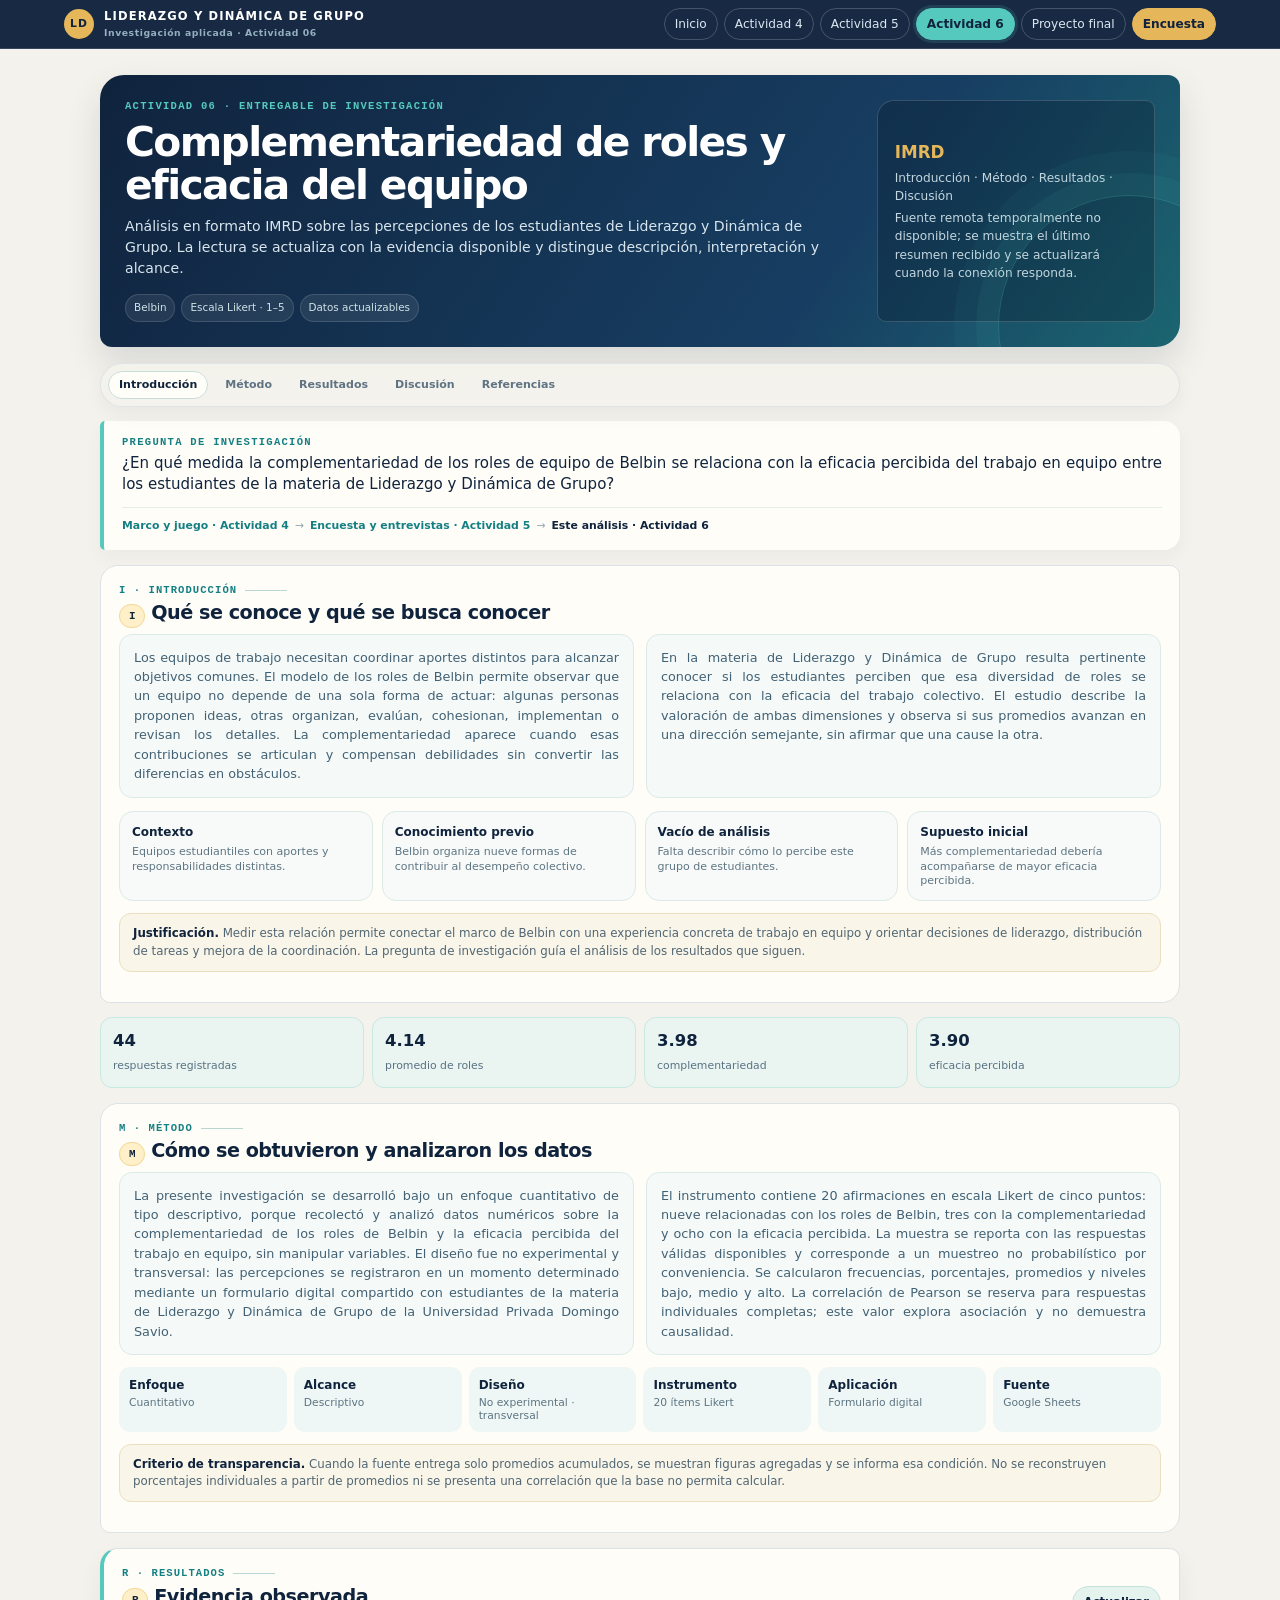
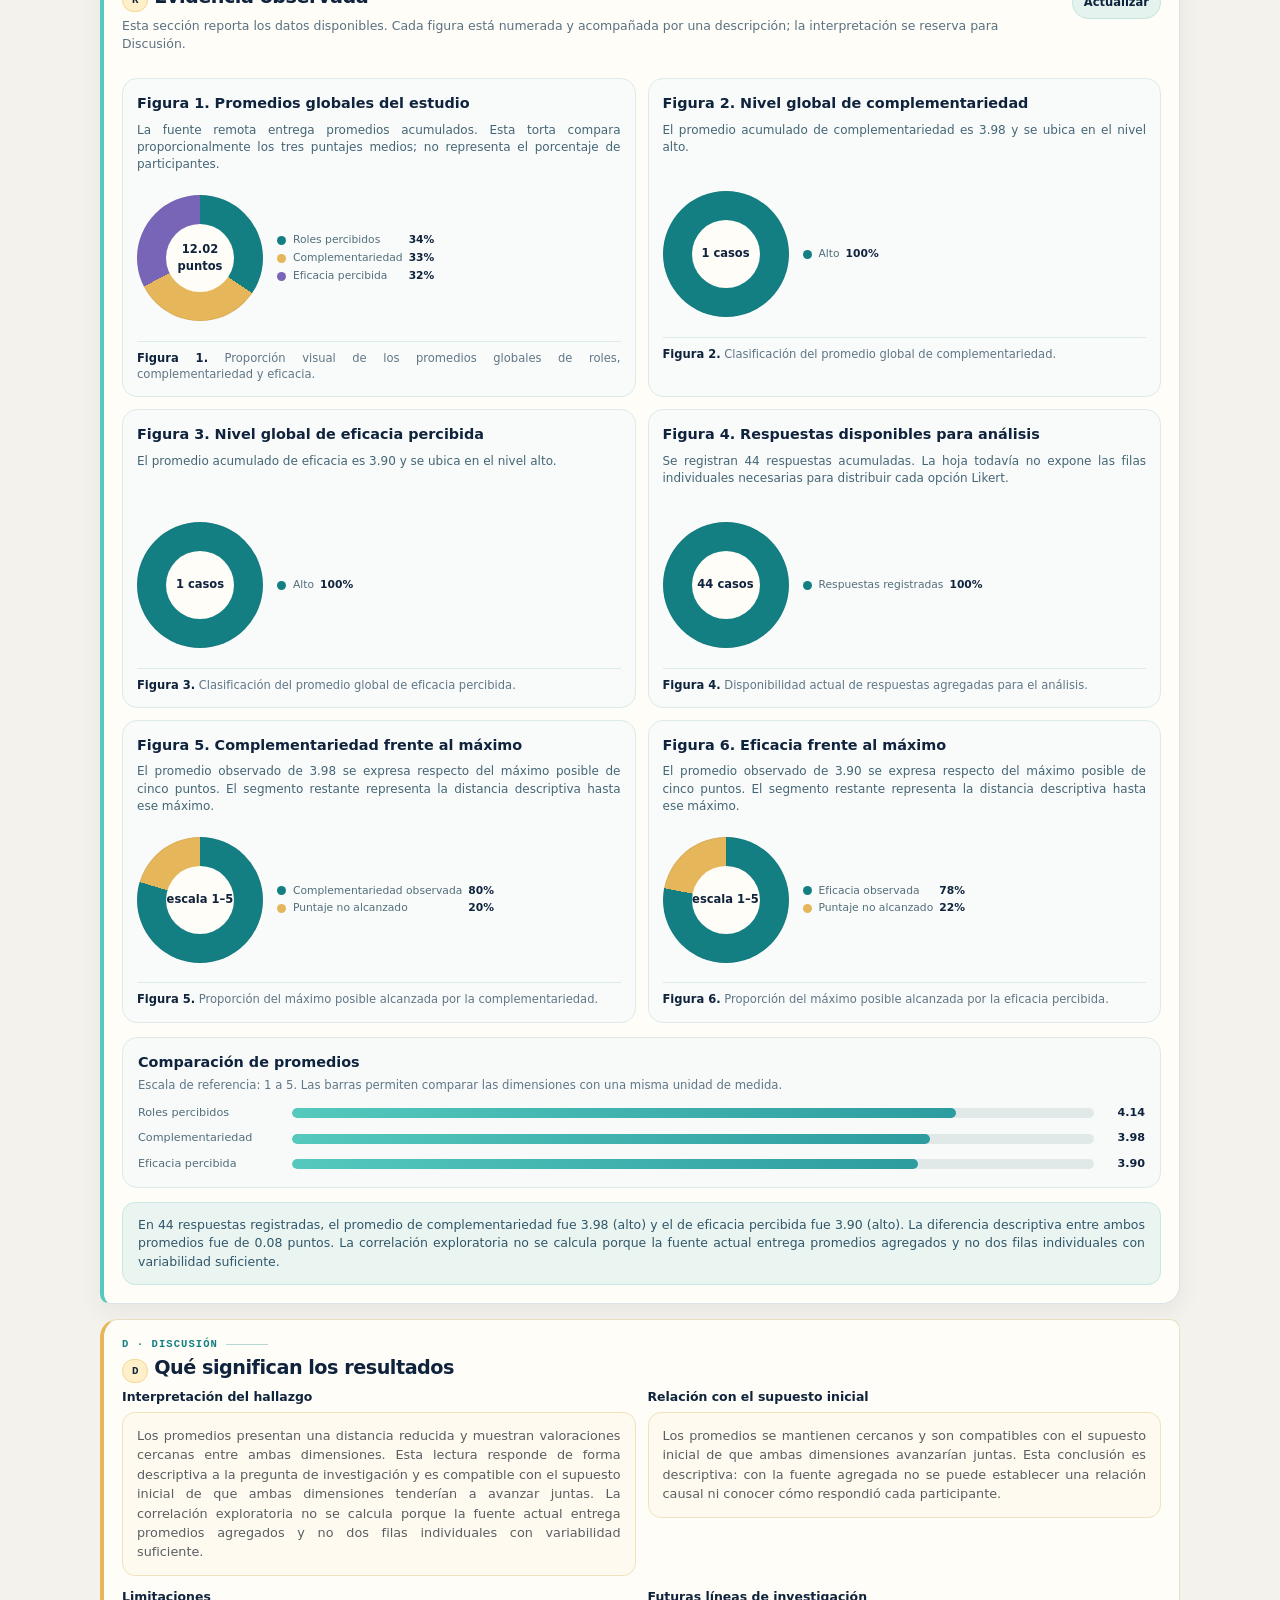
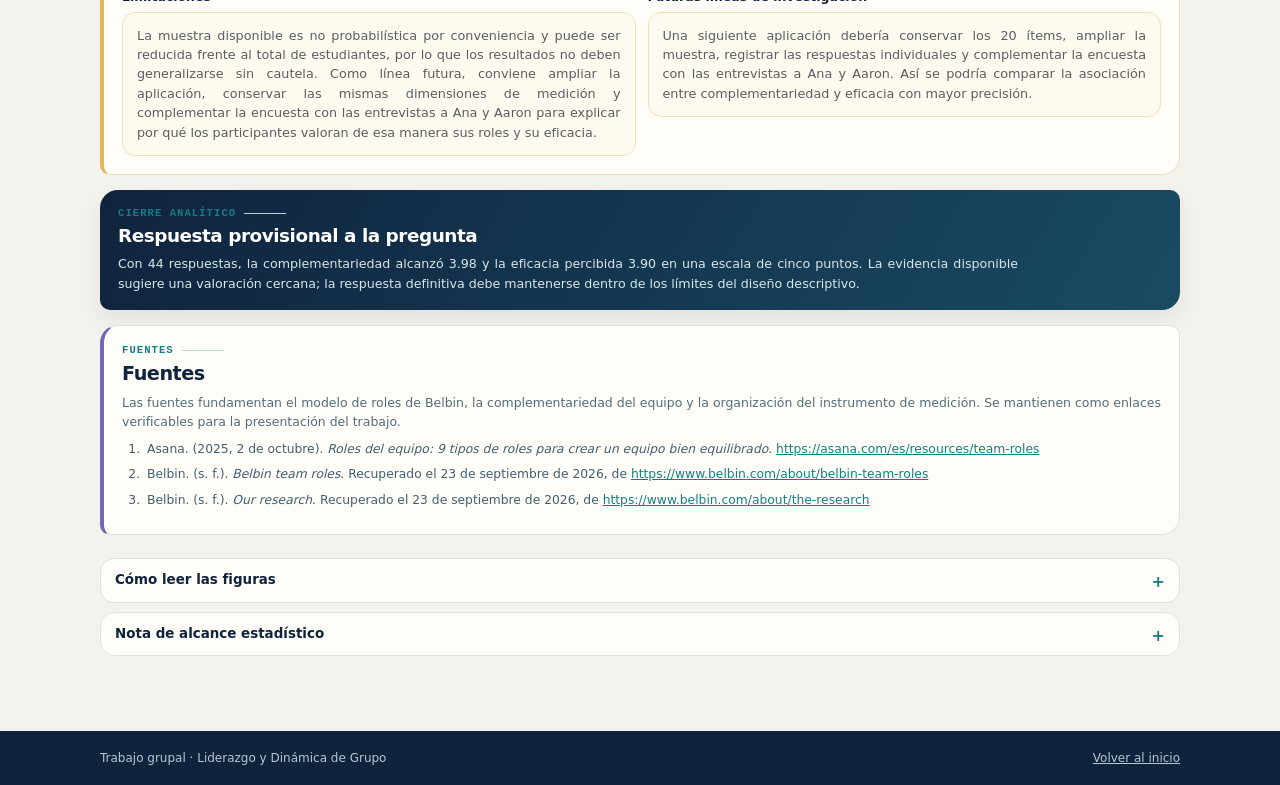
<file: actividad-6.html>
<!doctype html>
<html lang="es">
<head>
  <meta charset="utf-8">
  <meta name="viewport" content="width=device-width, initial-scale=1">
  <meta name="description" content="Actividad 6: análisis IMRD de la complementariedad de roles de Belbin y la eficacia percibida del trabajo en equipo.">
  <title>Actividad 6 | Análisis IMRD</title>
  <link rel="stylesheet" href="styles.css">
  <style>
    .imrd-page { padding-bottom: 22px; }
    .imrd-hero { display:grid; grid-template-columns:minmax(0,1.45fr) minmax(230px,.55fr); gap:18px; align-items:stretch; margin:26px 0 16px; padding:25px; color:#fff; background:linear-gradient(125deg,#10233d,#173e62 68%,#1b6570); border-radius:24px 12px 24px 12px; box-shadow:0 16px 34px rgba(16,35,61,.13); }
    .imrd-hero h1 { margin:8px 0 9px; color:#fff; font-size:clamp(1.75rem,3.4vw,2.55rem); }
    .imrd-hero p { max-width:720px; margin:0; color:#d9e6ee; font-size:.88rem; }
    .imrd-hero .eyebrow { color:var(--teal); }
    .imrd-hero-side { display:flex; flex-direction:column; justify-content:center; padding:17px; background:rgba(4,19,35,.28); border:1px solid rgba(255,255,255,.16); border-radius:17px 9px 17px 9px; }
    .imrd-hero-side strong { color:var(--gold); font-size:1.05rem; }
    .imrd-hero-side span { margin-top:4px; color:#c4d6df; font-size:.76rem; }
    .question-panel { margin:14px 0; padding:15px 18px; background:#fffdf8; border-left:4px solid var(--teal); border-radius:5px 16px 16px 5px; box-shadow:0 7px 18px rgba(16,35,61,.045); }
    .question-panel p { margin:4px 0 0; color:var(--navy); font-size:.94rem; line-height:1.42; }
    .method-panel { margin-top:15px; padding:18px; background:#fffdf8; border:1px solid var(--line); border-radius:18px 10px 18px 10px; }
    .method-panel h2,.results-panel h2,.discussion-panel h2 { margin:0 0 10px; font-size:1.2rem; }
    .method-copy { display:grid; grid-template-columns:repeat(2,minmax(0,1fr)); gap:12px; }
    .method-copy p { margin:0; padding:13px 14px; color:#426174; background:#f5faf9; border:1px solid #dcebe8; border-radius:13px; font-size:.8rem; line-height:1.52; }
    .method-facts { display:grid; grid-template-columns:repeat(6,minmax(0,1fr)); gap:7px; margin-top:12px; }
    .method-fact { padding:9px 10px; background:#eef7f5; border-radius:11px; }
    .method-fact strong { display:block; color:var(--navy); font-size:.75rem; }
    .method-fact span { display:block; margin-top:2px; color:#5d7482; font-size:.67rem; line-height:1.25; }
    .results-panel { margin-top:15px; padding:18px; background:#fffdf8; border:1px solid var(--line); border-left:4px solid var(--teal); border-radius:18px 10px 18px 10px; box-shadow:0 10px 24px rgba(16,35,61,.055); }
    .results-note { margin:0 0 13px; color:#5b7180; font-size:.78rem; line-height:1.45; }
    .figures-grid { display:grid; grid-template-columns:repeat(2,minmax(0,1fr)); gap:12px; }
    .figure-card { min-width:0; padding:14px; background:#f8fbfa; border:1px solid #dcebe8; border-radius:15px; }
    .figure-card h3 { margin:0 0 7px; color:var(--navy); font-size:.9rem; }
    .figure-card .figure-description { min-height:48px; margin:0 0 12px; color:#456575; font-size:.75rem; line-height:1.45; }
    .figure-visual { display:flex; align-items:center; gap:14px; min-height:145px; }
    .pie { position:relative; flex:0 0 126px; width:126px; height:126px; border-radius:50%; background:#dfe9e8; box-shadow:inset 0 0 0 1px rgba(16,35,61,.05); }
    .pie::after { position:absolute; inset:29px; display:grid; place-items:center; color:var(--navy); background:#fffdf8; border-radius:50%; content:attr(data-total); font-size:.72rem; font-weight:800; text-align:center; white-space:pre-line; }
    .legend { display:grid; gap:5px; min-width:0; }
    .legend-row { display:grid; grid-template-columns:10px minmax(0,1fr) auto; gap:6px; align-items:center; color:#526d7b; font-size:.67rem; line-height:1.2; }
    .legend-dot { width:9px; height:9px; border-radius:50%; }
    .legend-row b { color:var(--navy); font-weight:800; }
    .figure-caption { margin:10px 0 0; padding-top:8px; color:#617686; border-top:1px solid #dcebe8; font-size:.72rem; line-height:1.4; }
    .figure-caption strong { color:var(--navy); }
    .result-reading { margin:14px 0 0; padding:13px 15px; color:#315669; background:#eaf5f2; border:1px solid #c8e8e2; border-radius:13px; font-size:.78rem; line-height:1.48; }
    .discussion-panel { margin-top:15px; padding:18px; background:#fffdf8; border:1px solid #eadfbe; border-left:4px solid var(--gold); border-radius:18px 10px 18px 10px; }
    .discussion-copy { display:grid; grid-template-columns:repeat(2,minmax(0,1fr)); gap:12px; }
    .discussion-copy p { margin:0; padding:13px 14px; color:#5a5e62; background:#fffaf0; border:1px solid #efe2bd; border-radius:13px; font-size:.8rem; line-height:1.52; }
    .stats-row { display:grid; grid-template-columns:repeat(4,minmax(0,1fr)); gap:8px; margin:14px 0 0; }
    .stats-card { padding:11px 12px; background:#eaf5f2; border:1px solid #c8e8e2; border-radius:12px; }
    .stats-card strong { display:block; color:var(--navy); font-size:1.03rem; }
    .stats-card span { color:#587182; font-size:.68rem; }
    .status-line { display:flex; align-items:flex-start; justify-content:space-between; gap:12px; margin:0 0 12px; color:#627887; font-size:.73rem; }
    .status-line button { cursor:pointer; padding:7px 11px; color:var(--navy); background:#e5f3ef; border:1px solid #c2e3dc; border-radius:999px; font-size:.72rem; font-weight:800; }
    .empty-note { color:#7b6b44; background:#fff8df; border-color:#eddaa2; }
    .question-panel p,.method-copy p,.figure-description,.figure-caption,.result-reading,.discussion-copy p,.details-body p,.reference-list li { text-align:justify; }
    .references-panel { margin-top:15px; padding:18px; background:#fffdf8; border:1px solid var(--line); border-left:4px solid #7865b7; border-radius:18px 10px 18px 10px; }
    .references-panel h2 { margin:0 0 10px; font-size:1.2rem; }
    .references-intro { margin:0 0 9px; color:#526d7b; font-size:.78rem; line-height:1.48; text-align:justify; }
    .reference-list { margin:0; padding-left:22px; color:#425f70; font-size:.77rem; line-height:1.5; }
    .reference-list li { margin:7px 0; padding-left:3px; }
    .reference-list a { color:#147f82; overflow-wrap:anywhere; }
    @media (max-width:850px) { .imrd-hero{grid-template-columns:1fr}.method-facts{grid-template-columns:repeat(3,minmax(0,1fr))}.figures-grid{grid-template-columns:1fr}.figure-card .figure-description{min-height:0} }
    @media (max-width:650px) { .imrd-hero{margin-top:18px;padding:19px}.method-panel,.results-panel,.discussion-panel{padding:14px}.method-copy,.discussion-copy{grid-template-columns:1fr}.method-facts,.stats-row{grid-template-columns:repeat(2,minmax(0,1fr))}.figure-visual{gap:11px}.pie{flex-basis:108px;width:108px;height:108px}.pie::after{inset:25px;font-size:.64rem}.legend-row{font-size:.64rem}.status-line{align-items:flex-start;flex-direction:column}.question-panel p{font-size:.84rem} }

    /* Sistema visual de investigación: la navegación permanece visible y el contenido se lee como un informe breve. */
    .research-header { align-items: center; padding-top: 8px; padding-bottom: 8px; }
    .research-brand { min-width: 190px; }
    .research-brand-copy { display: grid; gap: 1px; }
    .research-brand-copy small { color: #94afbe; font-size: .58rem; font-weight: 600; letter-spacing: .06em; text-transform: none; }
    .research-nav { align-items: center; }
    .research-nav a { white-space: nowrap; }
    .research-nav a[aria-current="page"] { color: var(--navy); background: var(--teal); border-color: var(--teal); font-weight: 900; box-shadow: 0 0 0 3px rgba(85,201,189,.16); }
    .research-nav .nav-survey { color: var(--navy) !important; background: var(--gold); border-color: var(--gold) !important; }
    .imrd-rail { position: sticky; top: 51px; z-index: 12; display: flex; align-items: center; gap: 7px; margin: 12px 0 4px; padding: 7px; overflow-x: auto; background: rgba(244,242,236,.92); border: 1px solid rgba(220,226,230,.85); border-radius: 999px; backdrop-filter: blur(12px); box-shadow: 0 7px 18px rgba(16,35,61,.05); scrollbar-width: thin; }
    .imrd-rail a { flex: 0 0 auto; padding: 5px 10px; color: #607383; border-radius: 999px; font-size: .69rem; font-weight: 800; text-decoration: none; }
    .imrd-rail a:hover, .imrd-rail a:focus-visible { color: var(--navy); background: #e4f4f1; outline: none; }
    .imrd-rail .rail-current { color: var(--navy); background: #fffdf8; border: 1px solid #c9dedb; }
    .imrd-hero { position: relative; overflow: hidden; }
    .imrd-hero::after { position:absolute; right:-80px; bottom:-110px; width:260px; height:260px; border:1px solid rgba(85,201,189,.25); border-radius:50%; box-shadow:0 0 0 22px rgba(85,201,189,.06),0 0 0 44px rgba(85,201,189,.04); content:""; }
    .imrd-hero .eyebrow { position: relative; z-index: 1; }
    .hero-proof { display:flex; flex-wrap:wrap; gap:6px; margin-top:15px; }
    .hero-proof span { padding:5px 8px; color:#cfe3e6; background:rgba(255,255,255,.08); border:1px solid rgba(255,255,255,.13); border-radius:999px; font-size:.65rem; }
    .intro-map { display:grid; grid-template-columns:repeat(4,minmax(0,1fr)); gap:9px; margin-top:13px; }
    .intro-node { padding:11px 12px; background:#f7faf9; border:1px solid #dcebe8; border-radius:14px; }
    .intro-node strong { display:block; color:var(--navy); font-size:.75rem; }
    .intro-node span { display:block; margin-top:4px; color:#5e7582; font-size:.69rem; line-height:1.35; }
    .section-kicker { display:flex; align-items:center; gap:8px; margin-bottom:6px; color:#147f82; font:700 .66rem/1.2 "Cascadia Code",Consolas,monospace; letter-spacing:.1em; text-transform:uppercase; }
    .section-kicker::after { width:42px; height:1px; background:#b8d7d3; content:""; }
    .data-note { margin-top:12px; padding:11px 13px; color:#506674; background:#f9f5e8; border:1px solid #eadfbe; border-radius:12px; font-size:.74rem; line-height:1.45; }
    .data-note strong { color:var(--navy); }
    .comparison-panel { margin-top:14px; padding:14px 15px; background:#f7faf9; border:1px solid #dcebe8; border-radius:15px; }
    .comparison-panel h3 { margin-bottom:4px; color:var(--navy); font-size:.9rem; }
    .comparison-panel > p { margin:0 0 11px; color:#607686; font-size:.73rem; line-height:1.4; }
    .comparison-bars { display:grid; gap:9px; }
    .comparison-row { display:grid; grid-template-columns:145px minmax(0,1fr) 42px; gap:9px; align-items:center; color:#526d7b; font-size:.7rem; }
    .comparison-track { height:10px; overflow:hidden; background:#e0e9e8; border-radius:999px; }
    .comparison-fill { width:0; height:100%; background:linear-gradient(90deg,var(--teal),#2d9ca0); border-radius:inherit; transition:width .45s ease; }
    .comparison-row b { color:var(--navy); text-align:right; }
    .discussion-copy { grid-template-columns:repeat(2,minmax(0,1fr)); }
    .discussion-copy .discussion-card { min-width:0; }
    .discussion-card strong { display:block; margin-bottom:5px; color:var(--navy); font-size:.78rem; }
    .conclusion-panel { margin-top:15px; padding:17px 18px; color:#fff; background:linear-gradient(120deg,#10233d,#194b63); border-radius:18px 10px 18px 10px; box-shadow:0 10px 24px rgba(16,35,61,.08); }
    .conclusion-panel h2 { color:#fff; font-size:1.15rem; }
    .conclusion-panel p { max-width:900px; margin:0; color:#d8e7ea; font-size:.79rem; line-height:1.55; text-align:justify; }
    @media (max-width:850px) { .intro-map{grid-template-columns:repeat(2,minmax(0,1fr))}.research-brand{min-width:0}.research-brand-copy small{display:none} }
    @media (max-width:650px) { .site-header.research-header{gap:8px}.research-header .brand{font-size:.62rem}.research-nav{width:100%;justify-content:flex-start;overflow-x:auto;flex-wrap:nowrap;padding-bottom:2px}.research-nav a{font-size:.68rem}.imrd-rail{top:77px;margin-top:9px}.imrd-rail a{font-size:.65rem}.intro-map{grid-template-columns:1fr}.comparison-row{grid-template-columns:112px minmax(0,1fr) 35px}.conclusion-panel{padding:15px}.hero-proof{margin-top:11px} }
    @media (prefers-reduced-motion: reduce) { .comparison-fill { transition:none; } }
  </style>
</head>
<body>
  <header class="site-header project-header research-header">
    <a class="brand research-brand" href="index.html"><span class="brand-mark">LD</span><span class="research-brand-copy"><span>Liderazgo y dinámica de grupo</span><small>Investigación aplicada · Actividad 06</small></span></a>
    <nav class="site-nav research-nav" aria-label="Navegación principal">
      <a href="index.html">Inicio</a><a href="actividad-4.html">Actividad 4</a><a href="actividad-5.html">Actividad 5</a><a href="actividad-6.html" aria-current="page">Actividad 6</a><a href="proyecto-final.html">Proyecto final</a><a class="nav-survey" href="actividad-5.html#encuesta">Encuesta</a>
    </nav>
  </header>

  <main class="wrap activity-page imrd-page">
    <section class="imrd-hero" id="inicio">
      <div><div class="eyebrow">Actividad 06 · Entregable de investigación</div><h1>Complementariedad de roles y eficacia del equipo</h1><p>Análisis en formato IMRD sobre las percepciones de los estudiantes de Liderazgo y Dinámica de Grupo. La lectura se actualiza con la evidencia disponible y distingue descripción, interpretación y alcance.</p><div class="hero-proof"><span>Belbin</span><span>Escala Likert · 1–5</span><span>Datos actualizables</span></div></div>
      <div class="imrd-hero-side"><strong>IMRD</strong><span>Introducción · Método · Resultados · Discusión</span><span id="analysis-status">Consultando respuestas disponibles…</span></div>
    </section>
    <nav class="imrd-rail" aria-label="Secciones del informe"><a class="rail-current" href="#introduccion">Introducción</a><a href="#metodo">Método</a><a href="#resultados">Resultados</a><a href="#discusion">Discusión</a><a href="#referencias">Referencias</a></nav>
    <section class="question-panel" aria-labelledby="question-title"><div class="code" id="question-title">Pregunta de investigación</div><p>¿En qué medida la complementariedad de los roles de equipo de Belbin se relaciona con la eficacia percibida del trabajo en equipo entre los estudiantes de la materia de Liderazgo y Dinámica de Grupo?</p><div class="question-route"><a href="actividad-4.html">Marco y juego · Actividad 4</a><span>→</span><a href="actividad-5.html">Encuesta y entrevistas · Actividad 5</a><span>→</span><strong>Este análisis · Actividad 6</strong></div></section>
    <section class="method-panel" id="introduccion" aria-labelledby="intro-title"><div class="section-kicker">I · Introducción</div><h2 id="intro-title"><span class="imrd-badge">I</span> Qué se conoce y qué se busca conocer</h2><div class="method-copy"><p>Los equipos de trabajo necesitan coordinar aportes distintos para alcanzar objetivos comunes. El modelo de los roles de Belbin permite observar que un equipo no depende de una sola forma de actuar: algunas personas proponen ideas, otras organizan, evalúan, cohesionan, implementan o revisan los detalles. La complementariedad aparece cuando esas contribuciones se articulan y compensan debilidades sin convertir las diferencias en obstáculos.</p><p>En la materia de Liderazgo y Dinámica de Grupo resulta pertinente conocer si los estudiantes perciben que esa diversidad de roles se relaciona con la eficacia del trabajo colectivo. El estudio describe la valoración de ambas dimensiones y observa si sus promedios avanzan en una dirección semejante, sin afirmar que una cause la otra.</p></div><div class="intro-map" aria-label="Estructura de la introducción"><div class="intro-node"><strong>Contexto</strong><span>Equipos estudiantiles con aportes y responsabilidades distintas.</span></div><div class="intro-node"><strong>Conocimiento previo</strong><span>Belbin organiza nueve formas de contribuir al desempeño colectivo.</span></div><div class="intro-node"><strong>Vacío de análisis</strong><span>Falta describir cómo lo percibe este grupo de estudiantes.</span></div><div class="intro-node"><strong>Supuesto inicial</strong><span>Más complementariedad debería acompañarse de mayor eficacia percibida.</span></div></div><p class="data-note"><strong>Justificación.</strong> Medir esta relación permite conectar el marco de Belbin con una experiencia concreta de trabajo en equipo y orientar decisiones de liderazgo, distribución de tareas y mejora de la coordinación. La pregunta de investigación guía el análisis de los resultados que siguen.</p></section>
    <section class="stats-row" aria-label="Indicadores estadísticos actuales"><div class="stats-card"><strong id="saved-count">0</strong><span>respuestas registradas</span></div><div class="stats-card"><strong id="roles-average">—</strong><span>promedio de roles</span></div><div class="stats-card"><strong id="complement-average">—</strong><span>complementariedad</span></div><div class="stats-card"><strong id="efficacy-average">—</strong><span>eficacia percibida</span></div></section>

    <section class="method-panel" id="metodo" aria-labelledby="method-title"><div class="section-kicker">M · Método</div><h2 id="method-title"><span class="imrd-badge">M</span> Cómo se obtuvieron y analizaron los datos</h2><div class="method-copy"><p>La presente investigación se desarrolló bajo un enfoque cuantitativo de tipo descriptivo, porque recolectó y analizó datos numéricos sobre la complementariedad de los roles de Belbin y la eficacia percibida del trabajo en equipo, sin manipular variables. El diseño fue no experimental y transversal: las percepciones se registraron en un momento determinado mediante un formulario digital compartido con estudiantes de la materia de Liderazgo y Dinámica de Grupo de la Universidad Privada Domingo Savio.</p><p>El instrumento contiene 20 afirmaciones en escala Likert de cinco puntos: nueve relacionadas con los roles de Belbin, tres con la complementariedad y ocho con la eficacia percibida. La muestra se reporta con las respuestas válidas disponibles y corresponde a un muestreo no probabilístico por conveniencia. Se calcularon frecuencias, porcentajes, promedios y niveles bajo, medio y alto. La correlación de Pearson se reserva para respuestas individuales completas; este valor explora asociación y no demuestra causalidad.</p></div><div class="method-facts" aria-label="Ficha metodológica"><div class="method-fact"><strong>Enfoque</strong><span>Cuantitativo</span></div><div class="method-fact"><strong>Alcance</strong><span>Descriptivo</span></div><div class="method-fact"><strong>Diseño</strong><span>No experimental · transversal</span></div><div class="method-fact"><strong>Instrumento</strong><span>20 ítems Likert</span></div><div class="method-fact"><strong>Aplicación</strong><span>Formulario digital</span></div><div class="method-fact"><strong>Fuente</strong><span>Google Sheets</span></div></div><p class="data-note"><strong>Criterio de transparencia.</strong> Cuando la fuente entrega solo promedios acumulados, se muestran figuras agregadas y se informa esa condición. No se reconstruyen porcentajes individuales a partir de promedios ni se presenta una correlación que la base no permita calcular.</p></section>

    <section class="results-panel" id="resultados" aria-labelledby="results-title"><div class="section-kicker">R · Resultados</div><div class="status-line"><div><h2 id="results-title"><span class="imrd-badge">R</span> Evidencia observada</h2><p class="results-note">Esta sección reporta los datos disponibles. Cada figura está numerada y acompañada por una descripción; la interpretación se reserva para Discusión.</p></div><button id="refresh-analysis" type="button">Actualizar</button></div><div class="figures-grid" id="figures-grid" aria-live="polite"></div><div class="comparison-panel"><h3>Comparación de promedios</h3><p>Escala de referencia: 1 a 5. Las barras permiten comparar las dimensiones con una misma unidad de medida.</p><div class="comparison-bars" aria-label="Comparación de promedios en escala de cinco puntos"><div class="comparison-row"><span>Roles percibidos</span><div class="comparison-track"><div class="comparison-fill" id="roles-bar"></div></div><b id="roles-bar-value">—</b></div><div class="comparison-row"><span>Complementariedad</span><div class="comparison-track"><div class="comparison-fill" id="complement-bar"></div></div><b id="complement-bar-value">—</b></div><div class="comparison-row"><span>Eficacia percibida</span><div class="comparison-track"><div class="comparison-fill" id="efficacy-bar"></div></div><b id="efficacy-bar-value">—</b></div></div></div><p class="result-reading" id="result-reading">Cargando la lectura descriptiva…</p></section>

    <section class="discussion-panel" id="discusion" aria-labelledby="discussion-title"><div class="section-kicker">D · Discusión</div><h2 id="discussion-title"><span class="imrd-badge">D</span> Qué significan los resultados</h2><div class="discussion-copy"><div class="discussion-card"><strong>Interpretación del hallazgo</strong><p id="discussion-main">La discusión se actualizará con las respuestas válidas.</p></div><div class="discussion-card"><strong>Relación con el supuesto inicial</strong><p id="discussion-dialogue">La comparación con el supuesto inicial se actualizará con los promedios observados.</p></div><div class="discussion-card"><strong>Limitaciones</strong><p id="discussion-limitations">La interpretación incluirá el tamaño, el tipo de muestra y la disponibilidad de respuestas individuales.</p></div><div class="discussion-card"><strong>Futuras líneas de investigación</strong><p id="discussion-future">Se propondrá ampliar la muestra y conservar las mismas dimensiones para comparar los resultados.</p></div></div></section>

    <section class="conclusion-panel" aria-labelledby="conclusion-title"><div class="section-kicker">Cierre analítico</div><h2 id="conclusion-title">Respuesta provisional a la pregunta</h2><p id="conclusion-text">La respuesta se actualizará con la evidencia disponible. El cierre distinguirá la cercanía descriptiva entre complementariedad y eficacia de cualquier afirmación causal.</p></section>

    <section class="references-panel" id="referencias" aria-labelledby="references-title"><div class="section-kicker">Fuentes</div><h2 id="references-title">Fuentes</h2><p class="references-intro">Las fuentes fundamentan el modelo de roles de Belbin, la complementariedad del equipo y la organización del instrumento de medición. Se mantienen como enlaces verificables para la presentación del trabajo.</p><ol class="reference-list"><li>Asana. (2025, 2 de octubre). <em>Roles del equipo: 9 tipos de roles para crear un equipo bien equilibrado</em>. <a href="https://asana.com/es/resources/team-roles" target="_blank" rel="noopener">https://asana.com/es/resources/team-roles</a></li><li>Belbin. (s. f.). <em>Belbin team roles</em>. Recuperado el 23 de septiembre de 2026, de <a href="https://www.belbin.com/about/belbin-team-roles" target="_blank" rel="noopener">https://www.belbin.com/about/belbin-team-roles</a></li><li>Belbin. (s. f.). <em>Our research</em>. Recuperado el 23 de septiembre de 2026, de <a href="https://www.belbin.com/about/the-research" target="_blank" rel="noopener">https://www.belbin.com/about/the-research</a></li></ol></section>
    <section class="section compact-sections"><details><summary>Cómo leer las figuras</summary><div class="details-body"><p>Las tortas muestran la distribución porcentual de cada categoría. Las figuras 1 a 4 describen la composición de roles, los niveles de complementariedad y eficacia, y la frecuencia global de las cinco opciones Likert cuando existen respuestas individuales. Las figuras 5 y 6 muestran cuánto representa cada promedio respecto del máximo posible de la escala, cinco puntos. Los porcentajes se calculan únicamente con las respuestas válidas recibidas y cada párrafo explica qué dato se observa sin convertirlo en una causa.</p></div></details><details><summary>Nota de alcance estadístico</summary><div class="details-body"><p>Los porcentajes y promedios corresponden a la muestra disponible y no representan necesariamente a todos los estudiantes. La correlación de Pearson se presenta solo como exploración de la relación entre complementariedad y eficacia percibida; para afirmar resultados generalizables se necesitaría una muestra mayor, respuestas individuales completas y un diseño de investigación más amplio.</p></div></details></section>
  </main>
  <footer class="footer"><div class="wrap footer-inner"><span>Trabajo grupal · Liderazgo y Dinámica de Grupo</span><a href="index.html">Volver al inicio</a></div></footer>

  <script>
    const statementsCount = 20, ROLE_NAMES = ["Cerebro","Investigador de recursos","Coordinador","Impulsor","Monitor evaluador","Cohesionador","Implementador","Finalizador","Especialista"];
    const REMOTE_URL = "https://script.google.com/macros/s/AKfycbxszb5tDQZXo38TnkI1FjRYzJdsaFjtqRotf_ODFdXP2PIlZ7oWuXD_U0kV0MZezQTk/exec", STORAGE_KEY = "actividad5_respuestas_respaldo";
    const FALLBACK_SUMMARY = { count: 44, roles: 4.14, complementarity: 3.98, efficacy: 3.90 };
    const COLORS = ["#147f82","#e5b65a","#7865b7","#d4775d","#4f86ad","#4d9b78","#b66b9e","#6f7884"], SCALE_LABELS = {1:"Totalmente en desacuerdo",2:"En desacuerdo",3:"Ni de acuerdo ni en desacuerdo",4:"De acuerdo",5:"Totalmente de acuerdo"};
    function finite(value){const n=Number(value);return Number.isFinite(n)?n:null;}
    function average(values){const v=values.map(finite).filter(x=>x!==null);return v.length?v.reduce((a,b)=>a+b,0)/v.length:null;}
    function averageText(value){return value===null||value===undefined?"—":Number(value).toFixed(2);}
    function rowAnswers(row){
      if(Array.isArray(row)){const v=row.map(finite).filter(x=>x!==null);return v.length>=statementsCount?v.slice(-statementsCount):null;}
      const candidate=row?.answers||row?.respuestas||row?.values||row?.data;
      if(Array.isArray(candidate)){const v=candidate.map(finite);return v.length>=statementsCount?v.slice(0,statementsCount):null;}
      if(row&&typeof row==="object"){const keys=Object.keys(row).filter(k=>/^(item|pregunta|q)[-_]?\d+$/i.test(k)).sort((a,b)=>Number(a.match(/\d+/)[0])-Number(b.match(/\d+/)[0]));const v=keys.map(k=>finite(row[k]));return v.length>=statementsCount&&v.every(x=>x!==null)?v.slice(0,statementsCount):null;}
      return null;
    }
    function level(value){return value===null?"sin datos":value<2.34?"bajo":value<3.67?"medio":"alto";}
    function pearson(rows){const pairs=rows.map(a=>[average(a.slice(9,12)),average(a.slice(12,20))]).filter(p=>p.every(x=>x!==null));if(pairs.length<2)return null;const xs=pairs.map(p=>p[0]),ys=pairs.map(p=>p[1]),mx=average(xs),my=average(ys);const num=xs.reduce((s,x,i)=>s+(x-mx)*(ys[i]-my),0),den=Math.sqrt(xs.reduce((s,x)=>s+(x-mx)**2,0)*ys.reduce((s,y)=>s+(y-my)**2,0));return den?Number((num/den).toFixed(2)):null;}
    function calculateModel(rows,source={}){const valid=rows.map(rowAnswers).filter(Boolean),roleValues=valid.flatMap(a=>a.slice(0,9)),comps=valid.map(a=>average(a.slice(9,12))).filter(x=>x!==null),effs=valid.map(a=>average(a.slice(12,20))).filter(x=>x!==null);return{rows:valid,count:valid.length||finite(source.count??source.total??source.responsesCount)||0,roles:roleValues.length?average(roleValues):finite(source.roles??source.rolesAverage),complementarity:comps.length?average(comps):finite(source.complementarity??source.complementarityAverage),efficacy:effs.length?average(effs):finite(source.efficacy??source.efficacyAverage),correlation:pearson(valid)};}
    function normalizeRemote(payload){const source=payload?.summary||payload?.result||(Array.isArray(payload)?{}:payload||{}),raw=Array.isArray(payload)?payload:payload?.responses||payload?.respuestas||payload?.rows||source.responses||source.rows||[];return calculateModel(raw,source);}
    function readResponses(){try{return JSON.parse(localStorage.getItem(STORAGE_KEY)||"[]");}catch{return[];}}
    function percentage(value,total){return total?`${Math.round(value/total*100)}%`:"0%";}
    function segmentStyle(items){const total=items.reduce((s,x)=>s+x.value,0);if(!total)return"conic-gradient(#dfe9e8 0 100%)";let cursor=0;const stops=items.map((x,i)=>{const start=cursor;cursor+=x.value/total*100;return`${COLORS[i%COLORS.length]} ${start.toFixed(3)}% ${cursor.toFixed(3)}%`;});return`conic-gradient(${stops.join(",")})`;}
    function legendHtml(items){const total=items.reduce((s,x)=>s+x.value,0);return items.map((x,i)=>`<div class="legend-row"><i class="legend-dot" style="background:${COLORS[i%COLORS.length]}"></i><span>${x.label}</span><b>${percentage(x.value,total)}</b></div>`).join("");}
    function figureHtml(number,title,description,items,caption){const total=items.reduce((s,x)=>s+x.value,0),hasData=total>0,visible=hasData?items.filter(x=>x.value>0):[{label:"Sin respuestas válidas",value:0}],label=hasData?(total===5?"escala 1–5":Number.isInteger(total)?`${total} casos`:`${total.toFixed(2)} puntos`):"sin datos";return`<article class="figure-card"><h3>Figura ${number}. ${title}</h3><p class="figure-description">${description}</p><div class="figure-visual"><div class="pie" data-total="${label}" style="background:${segmentStyle(visible)}"></div><div class="legend">${legendHtml(visible)}</div></div><p class="figure-caption"><strong>Figura ${number}.</strong> ${caption}</p></article>`;}
    function levelItems(values){return["bajo","medio","alto"].map(label=>({label:label[0].toUpperCase()+label.slice(1),value:values.filter(v=>level(v)===label).length}));}
    function scoreShareItems(value,label){const observed=Math.max(0,Math.min(5,Number(value)||0));return[{label:label+" observada",value:observed},{label:"Puntaje no alcanzado",value:5-observed}];}
    function makeFigures(model){const rows=model.rows;if(!rows.length){const empty=[{label:"Sin respuestas válidas",value:0}];document.getElementById("figures-grid").innerHTML=[figureHtml(1,"Rol predominante por participante","La distribución se habilitará cuando la hoja entregue respuestas individuales completas.",empty,"Distribución de respuestas válidas según el rol con mayor valoración."),figureHtml(2,"Nivel de complementariedad","El nivel se calcula a partir del promedio individual de los ítems 10 al 12.",empty,"Clasificación de la complementariedad percibida por participante."),figureHtml(3,"Nivel de eficacia percibida","El nivel se calcula a partir del promedio individual de los ítems 13 al 20.",empty,"Clasificación de la eficacia percibida por participante."),figureHtml(4,"Frecuencia de respuestas Likert","La distribución global requiere las respuestas individuales de los 20 ítems.",empty,"Frecuencia acumulada de las opciones de respuesta del instrumento.")].join("");return;}const roleCounts=ROLE_NAMES.map((label,index)=>({label,value:rows.reduce((s,a)=>{const max=Math.max(...a.slice(0,9));return s+(a[index]===max?1:0);},0)})),compLevels=levelItems(rows.map(a=>average(a.slice(9,12)))),effLevels=levelItems(rows.map(a=>average(a.slice(12,20)))),scaleCounts=[1,2,3,4,5].map(value=>({label:SCALE_LABELS[value],value:rows.flatMap(a=>a).filter(v=>v===value).length}));document.getElementById("figures-grid").innerHTML=[figureHtml(1,"Rol predominante por participante","Se cuenta el rol con mayor valoración dentro de los nueve ítems de Belbin. Si hay empate, la respuesta se contabiliza en cada rol empatado.",roleCounts,"Distribución porcentual de los roles con mayor valoración entre los participantes válidos."),figureHtml(2,"Nivel de complementariedad","Cada participante se clasifica según su promedio en los ítems 10 al 12: bajo (1,00–2,33), medio (2,34–3,66) o alto (3,67–5,00).",compLevels,"Nivel de complementariedad percibida por participante."),figureHtml(3,"Nivel de eficacia percibida","Cada participante se clasifica según su promedio en los ítems 13 al 20: bajo (1,00–2,33), medio (2,34–3,66) o alto (3,67–5,00).",effLevels,"Nivel de eficacia percibida del trabajo en equipo."),figureHtml(4,"Frecuencia global de respuestas","Se suman las respuestas de los 20 ítems y se presenta la proporción correspondiente a cada opción de la escala Likert.",scaleCounts,"Frecuencia porcentual de las cinco opciones de respuesta del instrumento.")].join("");}
    function makeAggregateFigures(model){
      if(model.rows.length||!model.count||model.roles===null||model.complementarity===null||model.efficacy===null)return false;
      const globalScores=[{label:"Roles percibidos",value:model.roles},{label:"Complementariedad",value:model.complementarity},{label:"Eficacia percibida",value:model.efficacy}];
      const compLevel=level(model.complementarity),effLevel=level(model.efficacy);
      const globalLevel=(selected)=>["bajo","medio","alto"].map(label=>({label:label[0].toUpperCase()+label.slice(1),value:selected===label?1:0}));
      const figures=[
        figureHtml(1,"Promedios globales del estudio","La fuente remota entrega promedios acumulados. Esta torta compara proporcionalmente los tres puntajes medios; no representa el porcentaje de participantes.",globalScores,"Proporción visual de los promedios globales de roles, complementariedad y eficacia."),
        figureHtml(2,"Nivel global de complementariedad","El promedio acumulado de complementariedad es "+averageText(model.complementarity)+" y se ubica en el nivel "+compLevel+".",globalLevel(compLevel),"Clasificación del promedio global de complementariedad."),
        figureHtml(3,"Nivel global de eficacia percibida","El promedio acumulado de eficacia es "+averageText(model.efficacy)+" y se ubica en el nivel "+effLevel+".",globalLevel(effLevel),"Clasificación del promedio global de eficacia percibida."),
        figureHtml(4,"Respuestas disponibles para análisis","Se registran "+model.count+" respuestas acumuladas. La hoja todavía no expone las filas individuales necesarias para distribuir cada opción Likert.",[{label:"Respuestas registradas",value:model.count}],"Disponibilidad actual de respuestas agregadas para el análisis.")
      ];
      document.getElementById("figures-grid").innerHTML=figures.join("");
      return true;
    }
    const originalMakeFigures=makeFigures;
    function appendSupplementaryFigures(model){
      const comp=model.rows.length?average(model.rows.map(a=>average(a.slice(9,12)))):model.complementarity;
      const eff=model.rows.length?average(model.rows.map(a=>average(a.slice(12,20)))):model.efficacy;
      if(comp===null||eff===null)return;
      document.getElementById("figures-grid").insertAdjacentHTML("beforeend",figureHtml(5,"Complementariedad frente al máximo","El promedio observado de "+averageText(comp)+" se expresa respecto del máximo posible de cinco puntos. El segmento restante representa la distancia descriptiva hasta ese máximo.",scoreShareItems(comp,"Complementariedad"),"Proporción del máximo posible alcanzada por la complementariedad.")+figureHtml(6,"Eficacia frente al máximo","El promedio observado de "+averageText(eff)+" se expresa respecto del máximo posible de cinco puntos. El segmento restante representa la distancia descriptiva hasta ese máximo.",scoreShareItems(eff,"Eficacia"),"Proporción del máximo posible alcanzada por la eficacia percibida."));
    }
    makeFigures=function(model){const usedAggregate=makeAggregateFigures(model);if(!usedAggregate)originalMakeFigures(model);appendSupplementaryFigures(model);return usedAggregate||undefined;};
    function paintModel(model){document.getElementById("saved-count").textContent=model.count||0;document.getElementById("roles-average").textContent=averageText(model.roles);document.getElementById("complement-average").textContent=averageText(model.complementarity);document.getElementById("efficacy-average").textContent=averageText(model.efficacy);makeFigures(model);if(!model.count||model.complementarity===null||model.efficacy===null){document.getElementById("result-reading").className="result-reading empty-note";document.getElementById("result-reading").textContent="La fuente todavía no entrega suficientes respuestas para describir promedios y porcentajes. Las figuras permanecen preparadas para actualizarse automáticamente cuando se registren respuestas completas.";document.getElementById("discussion-main").textContent="La discusión se habilitará con datos observados. No se presentan interpretaciones mientras no exista una base válida de respuestas.";document.getElementById("discussion-limitations").textContent="La lectura futura comparará los resultados con el supuesto inicial, reconocerá el tamaño y tipo de muestra y propondrá una línea de investigación posterior.";return;}const difference=Math.abs(model.complementarity-model.efficacy),corrText=model.correlation===null?"La correlación exploratoria no se calcula porque la fuente actual entrega promedios agregados y no dos filas individuales con variabilidad suficiente.":`La correlación exploratoria de Pearson es r = ${model.correlation}; su signo indica una relación ${model.correlation>=.3?"positiva":model.correlation<=-.3?"negativa":"débil"} en esta muestra.`;document.getElementById("result-reading").className="result-reading";document.getElementById("result-reading").textContent=`En ${model.count} respuesta${model.count===1?"":"s"} registrada${model.count===1?"":"s"}, el promedio de complementariedad fue ${averageText(model.complementarity)} (${level(model.complementarity)}) y el de eficacia percibida fue ${averageText(model.efficacy)} (${level(model.efficacy)}). La diferencia descriptiva entre ambos promedios fue de ${averageText(difference)} puntos. ${corrText}`;const relation=difference<.2?"Los promedios presentan una distancia reducida y muestran valoraciones cercanas entre ambas dimensiones.":model.complementarity>model.efficacy?"La complementariedad obtuvo un promedio mayor que la eficacia percibida, por lo que la percepción de aportes diversos supera la valoración de los resultados del equipo.":"La eficacia percibida obtuvo un promedio mayor que la complementariedad, por lo que la valoración de los resultados supera la percepción de una distribución equilibrada de aportes.";document.getElementById("discussion-main").textContent=`${relation} Esta lectura responde de forma descriptiva a la pregunta de investigación y ${difference<.2?"es compatible con":"se distancia de"} el supuesto inicial de que ambas dimensiones tenderían a avanzar juntas. ${corrText}`;document.getElementById("discussion-limitations").textContent=`La muestra disponible es no probabilística por conveniencia y puede ser reducida frente al total de estudiantes, por lo que los resultados no deben generalizarse sin cautela. Como línea futura, conviene ampliar la aplicación, conservar las mismas dimensiones de medición y complementar la encuesta con las entrevistas a Ana y Aaron para explicar por qué los participantes valoran de esa manera sus roles y su eficacia.`;}
    const basePaintModel=paintModel;
    function updateComparison(model){const values=[model.roles,model.complementarity,model.efficacy],ids=["roles","complement","efficacy"];values.forEach((value,index)=>{const bar=document.getElementById(ids[index]+"-bar"),label=document.getElementById(ids[index]+"-bar-value");if(!bar||!label)return;const safe=value===null?0:Math.max(0,Math.min(5,Number(value)));bar.style.width=`${safe/5*100}%`;label.textContent=value===null?"—":averageText(value);});}
    paintModel=function(model){basePaintModel(model);updateComparison(model);if(!model.count||model.complementarity===null||model.efficacy===null){document.getElementById("discussion-dialogue").textContent="La comparación con el supuesto inicial se habilitará cuando existan promedios válidos.";document.getElementById("discussion-future").textContent="Se recomienda ampliar la muestra y conservar las mismas dimensiones para observar si la tendencia se mantiene.";document.getElementById("conclusion-text").textContent="Todavía no hay evidencia suficiente para responder la pregunta de investigación. El informe queda preparado para actualizarse sin reconstruir datos.";return;}const difference=Math.abs(model.complementarity-model.efficacy),alignment=difference<.2?"Los promedios se mantienen cercanos y son compatibles con el supuesto inicial de que ambas dimensiones avanzarían juntas.":"La distancia entre los promedios muestra que las dos dimensiones no se valoran exactamente al mismo nivel; por ello, el supuesto inicial solo recibe apoyo parcial.";document.getElementById("discussion-dialogue").textContent=`${alignment} Esta conclusión es descriptiva: con la fuente agregada no se puede establecer una relación causal ni conocer cómo respondió cada participante.`;document.getElementById("discussion-future").textContent=`Una siguiente aplicación debería conservar los 20 ítems, ampliar la muestra, registrar las respuestas individuales y complementar la encuesta con las entrevistas a Ana y Aaron. Así se podría comparar la asociación entre complementariedad y eficacia con mayor precisión.`;document.getElementById("conclusion-text").textContent=`Con ${model.count} respuesta${model.count===1?"":"s"}, la complementariedad alcanzó ${averageText(model.complementarity)} y la eficacia percibida ${averageText(model.efficacy)} en una escala de cinco puntos. La evidencia disponible sugiere una valoración ${difference<.2?"cercana":"diferenciada"}; la respuesta definitiva debe mantenerse dentro de los límites del diseño descriptivo.`;}
    function getRemoteSummary(){return new Promise((resolve,reject)=>{const callback=`imrdSummary_${Date.now()}`,script=document.createElement("script"),cleanup=()=>{delete window[callback];script.remove();};window[callback]=data=>{cleanup();resolve(data);};script.onerror=()=>{cleanup();reject(new Error("No se pudo consultar la hoja."));};script.src=`${REMOTE_URL}?callback=${callback}&t=${Date.now()}`;document.body.appendChild(script);setTimeout(()=>{if(window[callback]){cleanup();reject(new Error("Tiempo de espera agotado."));}},10000);});}
    async function refreshAnalysis(){document.getElementById("analysis-status").textContent="Consultando respuestas acumuladas…";try{const model=normalizeRemote(await getRemoteSummary());document.getElementById("analysis-status").textContent=`Actualizado: ${new Date().toLocaleTimeString([], {hour:"2-digit",minute:"2-digit"})}`;paintModel(model);}catch{const local=calculateModel(readResponses()),model=local.count?local:calculateModel([],FALLBACK_SUMMARY);document.getElementById("analysis-status").textContent=local.count?"Fuente remota no disponible; se muestra el respaldo local.":"Fuente remota temporalmente no disponible; se muestra el último resumen recibido y se actualizará cuando la conexión responda.";paintModel(model);}}
    document.getElementById("refresh-analysis").addEventListener("click",refreshAnalysis);refreshAnalysis();setInterval(()=>{if(document.visibilityState==="visible")refreshAnalysis();},30000);
  </script>
</body>
</html>
</file>
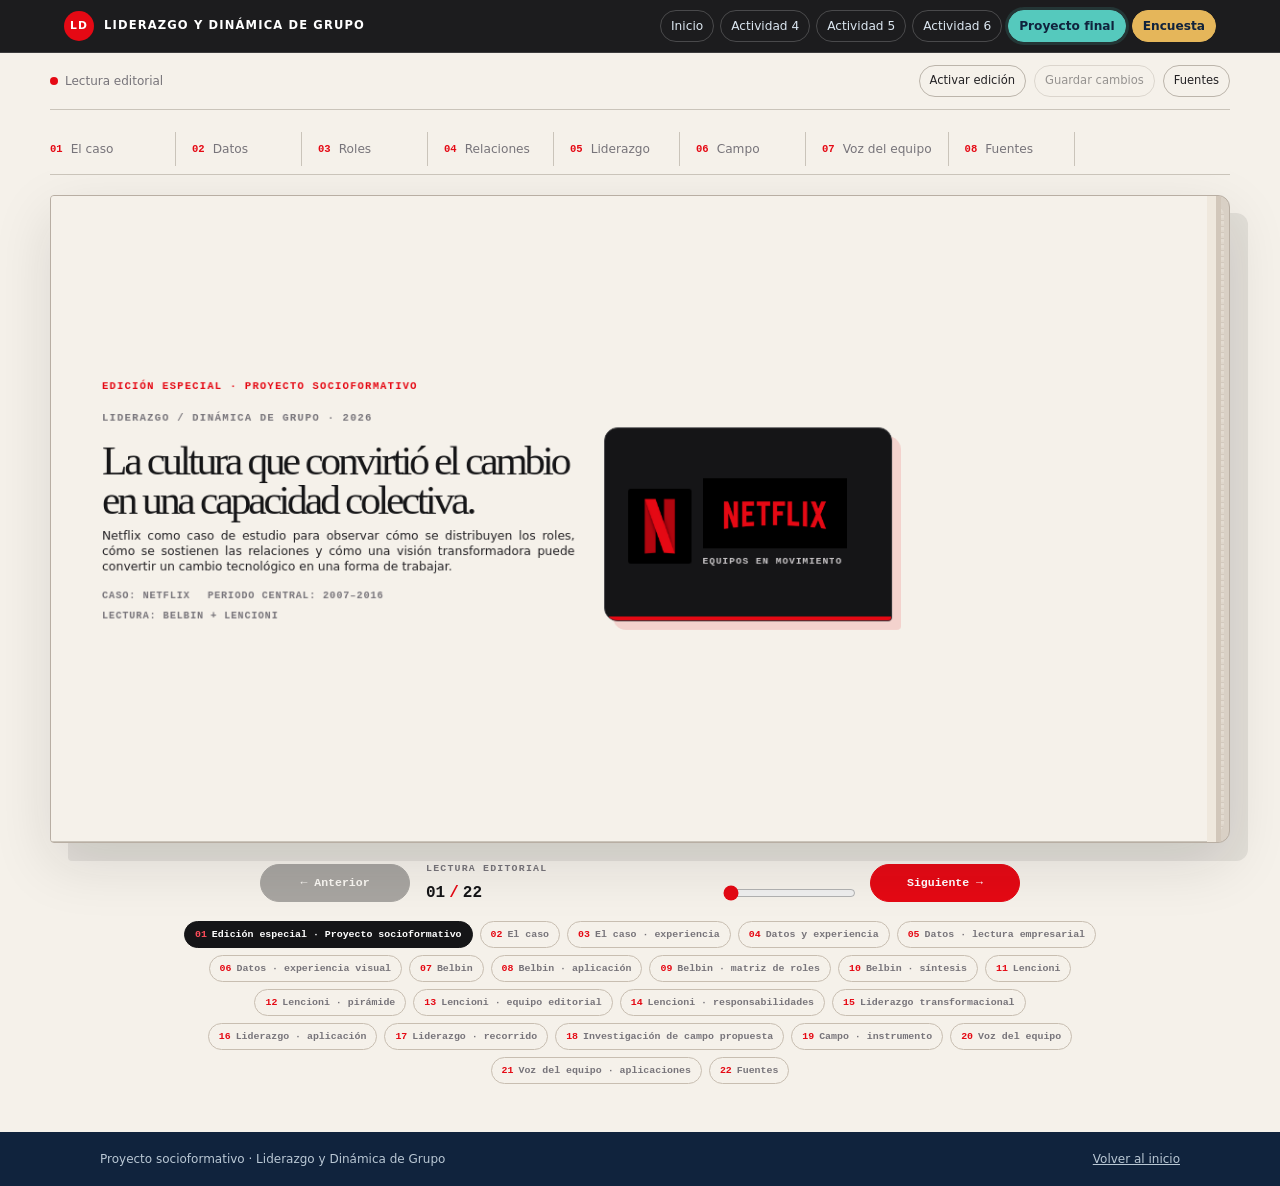
<file: proyecto-final.html>
<!doctype html>
<html lang="es">
<head>
  <meta charset="utf-8">
  <meta name="viewport" content="width=device-width, initial-scale=1">
  <meta name="description" content="Revista digital del proyecto final de Liderazgo y Dinámica de Grupo: Netflix, Belbin, Lencioni y liderazgo transformacional.">
  <title>Proyecto final | Equipos que transforman</title>
  <link rel="stylesheet" href="styles.css?v=20260929-fit-pages-v13">
</head>
<body class="final-page">
  <header class="site-header project-header final-header">
    <a class="brand" href="index.html"><span class="brand-mark">LD</span><span>Liderazgo y dinámica de grupo</span></a>
    <nav class="site-nav" aria-label="Navegación principal">
      <a href="index.html">Inicio</a>
      <a href="actividad-4.html">Actividad 4</a>
      <a href="actividad-5.html">Actividad 5</a>
      <a href="actividad-6.html">Actividad 6</a>
      <a href="proyecto-final.html" aria-current="page">Proyecto final</a>
      <a class="nav-survey" href="actividad-5.html#encuesta">Encuesta</a>
    </nav>
  </header>

  <main class="final-shell">
    <section class="final-masthead" id="inicio">
      <div class="final-mast-copy" data-editable="true">
        <div class="final-kicker">Edición especial · Proyecto socioformativo</div>
        <p class="final-issue">LIDERAZGO / DINÁMICA DE GRUPO · 2026</p>
        <h1>La cultura que convirtió el cambio en una capacidad colectiva.</h1>
        <p class="final-deck">Netflix como caso de estudio para observar cómo se distribuyen los roles, cómo se sostienen las relaciones y cómo una visión transformadora puede convertir un cambio tecnológico en una forma de trabajar.</p>
        <div class="final-meta"><span>CASO: NETFLIX</span><span>PERIODO CENTRAL: 2007–2016</span><span>LECTURA: BELBIN + LENCIONI</span></div>
      </div>
      <div class="final-cover-mark" aria-label="Marca Netflix y sello editorial"><img class="final-netflix-n" src="assets/revista-final/netflix-n.png" alt=""><div class="final-brand-lockup"><img class="final-netflix-wordmark" src="assets/revista-final/netflix-wordmark.png" alt="Netflix"><i>equipos en movimiento</i></div></div>
    </section>

    <div class="final-toolbar" aria-label="Herramientas de la revista">
      <div><span class="final-status-dot"></span><span id="edit-status">Lectura editorial</span></div>
      <div class="final-toolbar-actions"><button class="final-tool-button" id="edit-toggle" type="button">Activar edición</button><button class="final-tool-button" id="edit-save" type="button" disabled>Guardar cambios</button><a class="final-tool-link" href="#fuentes">Fuentes</a></div>
    </div>

    <nav class="final-contents" aria-label="Índice de la revista">
      <a href="#caso"><b>01</b><span>El caso</span></a><a href="#caso-datos"><b>02</b><span>Datos</span></a><a href="#belbin"><b>03</b><span>Roles</span></a><a href="#lencioni"><b>04</b><span>Relaciones</span></a><a href="#liderazgo"><b>05</b><span>Liderazgo</span></a><a href="#campo"><b>06</b><span>Campo</span></a><a href="#voz"><b>07</b><span>Voz del equipo</span></a><a href="#fuentes"><b>08</b><span>Fuentes</span></a>
    </nav>

    <section class="final-section final-lead-section" id="caso">
      <div class="final-section-label">El caso</div>
      <div class="final-two-col">
        <div data-editable="true">
          <h2>Una decisión de negocio que exigió rediseñar el equipo.</h2>
          <div class="article-copy">
            <p>Netflix nació con un modelo de alquiler de DVD y convirtió la distribución digital en el centro de su estrategia. El año 2007 marca el inicio del periodo que interesa a esta revista: la empresa dejó de depender de un formato físico y empezó a construir una experiencia de video por Internet.</p>
            <p>El cambio modificó el trabajo interno. Producto, ingeniería, contenidos, datos, marketing y operaciones debían tomar decisiones coordinadas para que una innovación técnica llegara a una experiencia estable para el usuario.</p>
            <p>La producción de contenidos originales, fortalecida desde 2013, añadió otra exigencia: Netflix debía combinar capacidades tecnológicas con criterios editoriales, análisis de audiencia y decisiones de inversión.</p>
            <p>En enero de 2016 la plataforma anunció su disponibilidad en más de 130 países nuevos. Esa expansión convirtió la coordinación entre áreas y regiones en una condición operativa, no en una tarea ocasional.</p>
            <p>Desde una perspectiva empresarial, el cambio también alteró la forma de asignar recursos. La empresa debía financiar tecnología, contenidos y expansión internacional al mismo tiempo, por lo que cada equipo necesitaba relacionar su trabajo con una decisión de negocio: atraer usuarios, mejorar la experiencia, controlar costos o sostener el crecimiento.</p>
            <p>Por eso, el caso no se estudia como una historia de éxito atribuida a una sola figura directiva. Se estudia como un rediseño organizacional en el que la estrategia, la cultura y la coordinación entre especialistas debían funcionar juntas para convertir la innovación en una capacidad repetible.</p>
            <p>La revista analiza este proceso con Belbin, Lencioni y el liderazgo transformacional. La pregunta guía es cómo la distribución de roles y la calidad de las relaciones ayudaron a sostener la transformación entre 2007 y 2016.</p>
          </div>
        </div>
        <aside class="final-question">
          <span class="final-mini-label">Pregunta guía</span>
          <p>¿Cómo contribuyeron la distribución de roles y la calidad de las relaciones de trabajo a la transformación de Netflix entre 2007 y 2016?</p>
          <span class="final-source-note">Caso delimitado para análisis académico. Las correspondencias con Belbin y Lencioni son interpretaciones del equipo a partir de fuentes públicas.</span>
        </aside>
      </div>

    </section>

    <section class="final-section final-case-experience" id="caso-experiencia">
      <div class="final-section-label">El caso · experiencia</div>
      <div class="final-section-heading"><h2>La transformación se vuelve visible cuando llega a la experiencia.</h2></div>
      <figure class="final-photo-feature">
        <img src="assets/revista-final/personas-viendo-streaming.png" alt="Grupo diverso de personas viendo contenido en streaming en una sala de estar">
        <figcaption><span>ESCENA EDITORIAL 01</span><strong>La tecnología se convierte en experiencia cuando llega a personas reales.</strong><small>Imagen ilustrativa creada para la revista; no representa una fotografía documental de Netflix.</small></figcaption>
      </figure>
      <div class="final-timeline" aria-label="Línea de tiempo del caso Netflix">
        <div><span>1997</span><strong>Origen</strong><p>Se funda Netflix y comienza a construir su modelo de distribución.</p></div>
        <div class="timeline-focus"><span>2007</span><strong>Streaming</strong><p>El servicio de video por Internet se convierte en el eje del cambio.</p></div>
        <div><span>2013</span><strong>Originales</strong><p>La producción propia fortalece la propuesta de valor y la identidad.</p></div>
        <div class="timeline-focus"><span>2016</span><strong>Escala global</strong><p>La plataforma llega simultáneamente a más de 130 países nuevos.</p></div>
      </div>
      <p class="final-caption">Lectura de evidencia: la transformación se observa como una secuencia de decisiones, capacidades técnicas y coordinación entre equipos, no como el resultado de una sola persona.</p>

    </section>

    <section class="final-section final-data-section" id="caso-datos">
      <div class="final-section-label">Datos y experiencia</div>
      <div class="final-section-heading"><h2>La escala del cambio se puede observar en los resultados publicados.</h2></div>

      <div class="final-data-heading">
        <div>
          <span class="final-mini-label">Datos observables del periodo central</span>
          <h3>La expansión estuvo acompañada por crecimiento de escala.</h3>
        </div>
        <p>Estos gráficos reportan datos publicados por Netflix. Sirven para dimensionar el resultado del cambio; la explicación de cómo los roles y las relaciones pudieron contribuir se desarrolla en las secciones siguientes.</p>
      </div>
      <div class="final-chart-grid">
        <figure class="final-chart-card" aria-labelledby="memberships-chart-title">
          <figcaption>
            <span class="chart-index">GRÁFICO 1</span>
            <h3 id="memberships-chart-title">Membresías globales de streaming</h3>
            <p>Millones de membresías al cierre del año</p>
          </figcaption>
          <svg class="chart-svg" viewBox="0 0 600 270" role="img" aria-label="Membresías globales: 57.391 millones en 2014, 74.762 millones en 2015 y 93.796 millones en 2016.">
            <g class="chart-grid-lines"><line x1="70" y1="45" x2="570" y2="45"></line><line x1="70" y1="100" x2="570" y2="100"></line><line x1="70" y1="155" x2="570" y2="155"></line><line x1="70" y1="210" x2="570" y2="210"></line></g>
            <g class="chart-axis-labels"><text x="32" y="49">100</text><text x="40" y="104">75</text><text x="40" y="159">50</text><text x="40" y="214">25</text><text x="48" y="249">0</text></g>
            <line class="chart-axis" x1="70" y1="210" x2="570" y2="210"></line>
            <g class="chart-bars"><rect x="115" y="84" width="78" height="126" rx="3"></rect><rect x="261" y="46" width="78" height="164" rx="3"></rect><rect class="chart-bar-accent" x="407" y="10" width="78" height="200" rx="3"></rect></g>
            <g class="chart-values"><text x="154" y="73">57.4</text><text x="300" y="35">74.8</text><text x="446" y="27">93.8</text></g>
            <g class="chart-year-labels"><text x="154" y="238">2014</text><text x="300" y="238">2015</text><text x="446" y="238">2016</text></g>
          </svg>
          <p class="chart-reading">Entre 2014 y 2016 las membresías globales crecieron de 57.391 a 93.796 millones. El informe anual reporta un aumento de 25% entre 2015 y 2016.</p>
          <small class="chart-source">Fuente: Netflix, Inc. (2017), Form 10-K 2016, “Overview and Results of Operations”.</small>
        </figure>

        <figure class="final-chart-card" aria-labelledby="revenue-chart-title">
          <figcaption>
            <span class="chart-index">GRÁFICO 2</span>
            <h3 id="revenue-chart-title">Ingresos consolidados</h3>
            <p>USD miles de millones por año fiscal</p>
          </figcaption>
          <svg class="chart-svg" viewBox="0 0 600 270" role="img" aria-label="Ingresos consolidados: 5.505 mil millones de dólares en 2014, 6.780 mil millones en 2015 y 8.831 mil millones en 2016.">
            <g class="chart-grid-lines"><line x1="70" y1="45" x2="570" y2="45"></line><line x1="70" y1="100" x2="570" y2="100"></line><line x1="70" y1="155" x2="570" y2="155"></line><line x1="70" y1="210" x2="570" y2="210"></line></g>
            <g class="chart-axis-labels"><text x="28" y="49">10</text><text x="34" y="104">7.5</text><text x="40" y="159">5</text><text x="40" y="214">2.5</text><text x="48" y="249">0</text></g>
            <line class="chart-axis" x1="70" y1="210" x2="570" y2="210"></line>
            <g class="chart-bars"><rect x="115" y="96" width="78" height="114" rx="3"></rect><rect x="261" y="69" width="78" height="141" rx="3"></rect><rect class="chart-bar-accent" x="407" y="12" width="78" height="198" rx="3"></rect></g>
            <g class="chart-values"><text x="154" y="85">5.50</text><text x="300" y="58">6.78</text><text x="446" y="29">8.83</text></g>
            <g class="chart-year-labels"><text x="154" y="238">2014</text><text x="300" y="238">2015</text><text x="446" y="238">2016</text></g>
          </svg>
          <p class="chart-reading">Los ingresos consolidados pasaron de USD 5.505 millones en 2014 a USD 8.831 millones en 2016. El crecimiento económico aparece junto con la expansión de la membresía y la internacionalización del servicio.</p>
          <small class="chart-source">Fuente: Netflix, Inc. (2017), Form 10-K 2016, estados consolidados de operaciones.</small>
        </figure>
      </div>
    </section>

    <section class="final-section final-data-results" id="caso-datos-resultados">
      <div class="final-section-label">Datos · lectura empresarial</div>
      <div class="final-section-heading"><h2>La escala importa cuando se traduce en capacidad operativa.</h2></div>
      <div class="final-metric-row">
        <article><strong>130+</strong><span>países nuevos alcanzados simultáneamente en enero de 2016</span><small>Netflix, 2016</small></article>
        <article><strong>8×</strong><span>membresías de streaming frente a 2008, según el balance de la migración a la nube</span><small>Netflix, 2016</small></article>
        <article><strong>3 órdenes</strong><span>de magnitud de crecimiento de la visualización reportados en ocho años</span><small>Netflix, 2016</small></article>
      </div>
      <p class="final-data-note">Nota metodológica: los gráficos muestran resultados observables del caso, no prueban por sí solos que una práctica cultural haya causado el crecimiento. Esa relación se argumenta mediante la triangulación documental y el análisis Belbin–Lencioni.</p>

    </section>

    <section class="final-section final-data-visual" id="caso-datos-visual">
      <div class="final-section-label">Datos · experiencia visual</div>
      <div class="final-section-heading"><h2>Una pantalla conectada a muchas decisiones.</h2></div>
      <figure class="final-illustration-band" aria-labelledby="streaming-illustration-title">
        <div class="illustration-copy">
          <span class="final-mini-label">Dibujo editorial · infraestructura y experiencia</span>
          <h3 id="streaming-illustration-title">Una pantalla conectada a muchas decisiones.</h3>
          <p>La plataforma funciona como una escena visible de un sistema más amplio: producto, datos, contenidos, ingeniería y operaciones coordinan su trabajo para que la experiencia llegue al usuario.</p>
        </div>
        <svg class="editorial-drawing" viewBox="0 0 520 280" role="img" aria-label="Ilustración de una pantalla conectada a nodos de producto, datos, contenidos e ingeniería.">
          <rect class="drawing-frame" x="22" y="20" width="476" height="240" rx="10"></rect>
          <rect class="drawing-screen" x="54" y="52" width="255" height="160" rx="5"></rect>
          <path class="drawing-screen-line" d="M72 170 C115 117 152 183 192 125 S270 111 292 77"></path>
          <circle class="drawing-red-node" cx="72" cy="170" r="6"></circle><circle class="drawing-red-node" cx="192" cy="125" r="6"></circle><circle class="drawing-red-node" cx="292" cy="77" r="6"></circle>
          <path class="drawing-connection" d="M309 132 H361 M361 132 L402 90 M361 132 L402 174 M402 90 H464 M402 174 H464"></path>
          <circle class="drawing-teal-node" cx="361" cy="132" r="7"></circle><circle class="drawing-teal-node" cx="464" cy="90" r="7"></circle><circle class="drawing-teal-node" cx="464" cy="174" r="7"></circle>
          <text class="drawing-label drawing-label-main" x="82" y="238">EXPERIENCIA</text><text class="drawing-label" x="410" y="78">DATOS</text><text class="drawing-label" x="406" y="198">EQUIPO</text>
          <path class="drawing-base" d="M116 229 H252 M150 244 H218"></path>
        </svg>
      </figure>
    </section>

    <section class="final-section" id="belbin">
      <div class="final-section-label">Belbin</div>
      <div class="final-section-heading"><h2>El trabajo se distribuye antes de que el resultado aparezca.</h2></div>
      <div class="article-copy" data-editable="true">
        <p>Belbin explica que un equipo de alto desempeño necesita combinar formas distintas de contribuir. El modelo distingue nueve roles y los agrupa según su orientación hacia la acción, las personas o el pensamiento.</p>
        <p>Los roles de pensamiento abren posibilidades y examinan la calidad de las decisiones. En Netflix, esta dimensión se relaciona con la innovación de producto, el uso de datos y la especialización técnica necesaria para escalar una plataforma.</p>
        <p>Los roles orientados a las personas conectan capacidades que podrían trabajar de manera aislada. La coordinación entre contenidos, mercados, ingeniería y operaciones depende de esa capacidad de vincular perspectivas diferentes.</p>
        <p>Los roles de acción convierten la estrategia en trabajo concreto. Impulsar el cambio, implementar procesos y finalizar con calidad permite que una visión tecnológica se transforme en una experiencia consistente.</p>
        <p>En términos de liderazgo empresarial, la complementariedad permite que una decisión tenga un recorrido completo: alguien detecta una oportunidad, alguien la contrasta con evidencia, alguien coordina las capacidades y otros la convierten en un servicio que puede operar a escala. Si falta una de esas contribuciones, la innovación puede quedarse en una idea o llegar al mercado sin la calidad necesaria.</p>
        <p>La expansión internacional también exige revisar el equilibrio de roles. Un equipo preparado para desarrollar la plataforma puede necesitar nuevas capacidades para comprender mercados, contenidos, regulación, alianzas y atención a usuarios de distintos contextos. La composición debe acompañar la etapa del negocio.</p>
        <p>La matriz de esta sección es una interpretación académica del caso y no una medición directa de cada empleado de Netflix. Su valor está en mostrar qué combinaciones de contribución necesita una transformación de esta escala.</p>
      </div>

    </section>

    <section class="final-section final-belbin-application" id="belbin-aplicacion">
      <div class="final-section-label">Belbin · aplicación</div>
      <div class="final-section-heading"><h2>La complementariedad se observa en la forma de ejecutar.</h2></div>
      <figure class="final-photo-feature final-photo-team">
        <img src="assets/revista-final/equipo-colaborando-datos.png" alt="Equipo diverso colaborando frente a pantallas con datos y contenidos visuales">
        <figcaption><span>ESCENA EDITORIAL 02</span><strong>Roles distintos se vuelven capacidad cuando comparten información y decisión.</strong><small>Imagen ilustrativa creada para representar la colaboración entre producto, datos, contenidos e ingeniería.</small></figcaption>
      </figure>

    </section>

    <section class="final-section final-belbin-matrix" id="belbin-matriz">
      <div class="final-section-label">Belbin · matriz de roles</div>
      <div class="final-section-heading"><h2>Los nueve roles muestran cómo se completa la ejecución.</h2></div>
      <div class="role-cluster-row"><span class="cluster-action">Acción</span><span class="cluster-people">Personas</span><span class="cluster-thinking">Pensamiento</span></div>
      <div class="role-matrix" data-editable="true">
        <article class="role-tile role-thinking"><span class="role-number">01</span><h3>Cerebro</h3><p>Propone el giro tecnológico y piensa el producto desde una necesidad futura.</p><small>Lectura: innovación</small></article>
        <article class="role-tile role-people"><span class="role-number">02</span><h3>Investigador de recursos</h3><p>Conecta contenidos, mercados, alianzas y oportunidades fuera del equipo.</p><small>Lectura: expansión</small></article>
        <article class="role-tile role-people"><span class="role-number">03</span><h3>Coordinador</h3><p>Ordena prioridades y articula especialistas alrededor de una dirección común.</p><small>Lectura: integración</small></article>
        <article class="role-tile role-action"><span class="role-number">04</span><h3>Impulsor</h3><p>Presiona para abandonar la comodidad del modelo anterior y asumir riesgo.</p><small>Lectura: decisión</small></article>
        <article class="role-tile role-thinking"><span class="role-number">05</span><h3>Monitor evaluador</h3><p>Lee datos de audiencia, comportamiento y rentabilidad antes de escalar.</p><small>Lectura: criterio</small></article>
        <article class="role-tile role-people"><span class="role-number">06</span><h3>Cohesionador</h3><p>Ayuda a sostener la colaboración entre áreas, países y perfiles distintos.</p><small>Lectura: vínculo</small></article>
        <article class="role-tile role-action"><span class="role-number">07</span><h3>Implementador</h3><p>Convierte la estrategia en plataforma, procesos y operaciones reproducibles.</p><small>Lectura: ejecución</small></article>
        <article class="role-tile role-action"><span class="role-number">08</span><h3>Finalizador</h3><p>Revisa la calidad, resuelve fallas y protege la consistencia de la experiencia.</p><small>Lectura: cierre</small></article>
        <article class="role-tile role-thinking"><span class="role-number">09</span><h3>Especialista</h3><p>Aporta profundidad en ingeniería, producto, datos, contenidos y distribución.</p><small>Lectura: dominio técnico</small></article>
      </div>

    </section>

    <section class="final-section final-belbin-constellation" id="belbin-constelacion">
      <div class="final-section-label">Belbin · síntesis</div>
      <div class="final-section-heading"><h2>La complementariedad se vuelve capacidad colectiva.</h2></div>
      <div class="editorial-insight" data-editable="true"><b>Hallazgo editorial</b><p>El caso requiere los tres grupos de Belbin. La innovación abre la posibilidad, la coordinación convierte la posibilidad en sistema y los roles de acción sostienen la entrega. El riesgo no está en tener perfiles distintos, sino en que la organización no conecte sus aportes.</p></div>
      <figure class="role-constellation" aria-labelledby="roles-illustration-title">
        <div class="role-constellation-copy"><span class="final-mini-label">Dibujo editorial · complementariedad</span><h3 id="roles-illustration-title">Ningún rol explica el equipo completo.</h3><p>La composición funciona cuando las contribuciones se conectan alrededor de un propósito común.</p></div>
        <svg class="roles-svg" viewBox="0 0 620 250" role="img" aria-label="Constelación de nueve roles de Belbin conectados alrededor de un equipo central.">
          <g class="roles-links"><line x1="310" y1="125" x2="90" y2="50"></line><line x1="310" y1="125" x2="220" y2="27"></line><line x1="310" y1="125" x2="400" y2="28"></line><line x1="310" y1="125" x2="530" y2="57"></line><line x1="310" y1="125" x2="550" y2="150"></line><line x1="310" y1="125" x2="460" y2="221"></line><line x1="310" y1="125" x2="310" y2="235"></line><line x1="310" y1="125" x2="150" y2="220"></line><line x1="310" y1="125" x2="70" y2="153"></line></g>
          <circle class="roles-core" cx="310" cy="125" r="47"></circle><text class="roles-core-text" x="310" y="119">EQUIPO</text><text class="roles-core-sub" x="310" y="138">propósito común</text>
          <g class="role-node role-node-red"><circle cx="90" cy="50" r="25"></circle><text x="90" y="54">CEREBRO</text></g><g class="role-node role-node-gold"><circle cx="220" cy="27" r="25"></circle><text x="220" y="31">MONITOR</text></g><g class="role-node role-node-teal"><circle cx="400" cy="28" r="25"></circle><text x="400" y="32">COORD.</text></g><g class="role-node role-node-red"><circle cx="530" cy="57" r="25"></circle><text x="530" y="61">IMPULSOR</text></g><g class="role-node role-node-teal"><circle cx="550" cy="150" r="25"></circle><text x="550" y="154">COHESIÓN</text></g><g class="role-node role-node-gold"><circle cx="460" cy="221" r="25"></circle><text x="460" y="225">ESPECIAL.</text></g><g class="role-node role-node-red"><circle cx="310" cy="235" r="25"></circle><text x="310" y="239">FINALIZ.</text></g><g class="role-node role-node-teal"><circle cx="150" cy="220" r="25"></circle><text x="150" y="224">RECURSOS</text></g><g class="role-node role-node-red"><circle cx="70" cy="153" r="25"></circle><text x="70" y="157">IMPLEMENT.</text></g>
        </svg>
      </figure>
    </section>

    <section class="final-section final-dark-section" id="lencioni">
      <div class="final-section-label light-label">Lencioni</div>
      <div class="final-section-heading dark-heading"><h2>La cultura responde a la pregunta que los roles no alcanzan.</h2></div>
      <div class="article-copy article-copy-dark" data-editable="true">
        <p>Lencioni organiza cinco disfunciones en una secuencia: falta de confianza, miedo al conflicto, falta de compromiso, evasión de responsabilidades y falta de atención a los resultados.</p>
        <p>La confianza es la base porque permite reconocer límites, pedir ayuda y exponer una duda sin proteger una imagen personal. Sin esa base, las diferencias se ocultan hasta convertirse en errores de coordinación.</p>
        <p>El conflicto productivo aparece cuando el equipo debate ideas, prioridades y riesgos con claridad. La discusión no busca dañar la relación, sino mejorar la decisión antes de ejecutarla.</p>
        <p>El compromiso y la responsabilidad convierten una conversación en una decisión verificable. En una cultura de autonomía, cada integrante necesita conocer el contexto, el alcance de su decisión y el resultado que debe cuidar.</p>
        <p>La atención a resultados integra la pirámide. La cultura de Netflix puede relacionarse con estos mecanismos, aunque el análisis debe mantener una cautela: la autonomía necesita límites éticos, información suficiente y acompañamiento directivo.</p>
        <p>La relación con Netflix se observa en su cultura documentada de libertad y responsabilidad, en la retroalimentación directa y en la reducción de controles burocráticos. Estas prácticas pueden favorecer decisiones rápidas, pero solo funcionan cuando existe confianza profesional, claridad sobre quién decide y disposición para revisar los resultados.</p>
        <p>La fuente pública describe principios culturales, no una medición de las cinco disfunciones dentro de cada equipo de Netflix. Por eso, la revista presenta una lectura argumentada del caso: conecta las prácticas conocidas con el modelo de Lencioni sin afirmar que exista una prueba causal ni que todos los equipos hayan funcionado de la misma manera.</p>
      </div>

    </section>

    <section class="final-section final-dark-section" id="lencioni-piramide">
      <div class="final-section-label light-label">Lencioni · pirámide</div>
      <div class="final-section-heading dark-heading"><h2>De la confianza al resultado: la cultura se vuelve conducta observable.</h2></div>
      <div class="dysfunction-pyramid" data-editable="true">
        <div class="pyramid-step step-results"><span>05</span><div><b>Atención a resultados</b><small>La autonomía necesita una responsabilidad visible sobre el resultado.</small></div></div>
        <div class="pyramid-step step-accountability"><span>04</span><div><b>Responsabilidad</b><small>El “informed captain” concentra la decisión y hace explícito quién responde.</small></div></div>
        <div class="pyramid-step step-commitment"><span>03</span><div><b>Compromiso</b><small>La claridad de contexto permite actuar sin esperar instrucciones para cada paso.</small></div></div>
        <div class="pyramid-step step-conflict"><span>02</span><div><b>Conflicto productivo</b><small>La retroalimentación directa abre desacuerdos sobre el trabajo, no ataques personales.</small></div></div>
        <div class="pyramid-step step-trust"><span>01</span><div><b>Confianza</b><small>La libertad exige personas responsables, autocríticas y capaces de pedir ayuda.</small></div></div>
      </div>
      <p class="lencioni-context">Las asignaciones siguientes son una aplicación académica al equipo editorial, no una descripción de cargos reales dentro de Netflix. Cada integrante identifica una disfunción que debe vigilar para que su rol contribuya al análisis del caso y al funcionamiento del propio equipo.</p>

    </section>

    <section class="final-section final-dark-section" id="lencioni-equipo">
      <div class="final-section-label light-label">Lencioni · equipo editorial</div>
      <div class="final-section-heading dark-heading"><h2>La aplicación del modelo aterriza en responsabilidades concretas.</h2></div>
      <div class="dysfunction-member-grid" data-editable="true" aria-label="Aplicación académica de las disfunciones al equipo editorial">
        <article><span>01 · CONFIANZA</span><h3>AaronJhoel Maida Bueno</h3><p>Como Investigador de recursos, representa la necesidad de compartir información sobre mercados, cultura y oportunidades sin reservar datos para sí mismo. En la lógica de Netflix, la expansión depende de que la información circule; su desarrollo formativo es pedir ayuda y validar si el equipo comparte el mismo contexto.</p></article>
        <article><span>02 · CONFLICTO</span><h3>Erick Bravo Borges</h3><p>Como Finalizador, representa el control de calidad que necesita una plataforma que opera a gran escala. El riesgo es cerrar con rapidez y dejar el desacuerdo para el final; su desarrollo consiste en plantear objeciones sobre datos, calidad y viabilidad mientras todavía pueden mejorar la decisión empresarial.</p></article>
        <article><span>03 · COMPROMISO</span><h3>Carlos Enrique Barbery Farell</h3><p>Como Implementador, representa la traducción de una decisión estratégica en procesos, tecnología y tareas reproducibles. En el caso Netflix, la autonomía solo tiene valor si el equipo entiende qué debe ejecutar; su desarrollo es confirmar acuerdos, plazos y obstáculos antes de iniciar la implementación.</p></article>
      </div>
    </section>

    <section class="final-section final-dark-section" id="lencioni-equipo-2">
      <div class="final-section-label light-label">Lencioni · responsabilidades</div>
      <div class="final-section-heading dark-heading"><h2>La responsabilidad conecta el aporte individual con el resultado.</h2></div>
      <div class="dysfunction-member-grid" data-editable="true" aria-label="Aplicación académica de las disfunciones al equipo editorial, continuación">
        <article><span>04 · RESPONSABILIDAD</span><h3>Ana Cristina Vedia Villca</h3><p>Como Cohesionador, representa la colaboración que permite integrar perfiles técnicos, creativos y comerciales. El riesgo es proteger la armonía y evitar conversaciones difíciles; su reto es sostener el vínculo mientras plantea con claridad quién responde por cada tarea y qué consecuencia tiene incumplirla.</p></article>
        <article><span>05 · RESULTADOS</span><h3>Ana Villa Cordero</h3><p>Como Coordinadora, representa la conexión entre personas, prioridades y resultados de negocio. Su desarrollo es hacer visible cómo la coordinación se refleja en avances, entregables, experiencia del usuario y crecimiento, evitando que el equipo mida su éxito solo por la cantidad de reuniones realizadas.</p></article>
      </div>
      <div class="lencioni-reading" data-editable="true"><span class="final-mini-label">Diagnóstico</span><p>La cultura documentada por Netflix favorece mecanismos compatibles con la parte superior de la pirámide: autonomía, responsabilidad individual, información compartida y retroalimentación. La lectura debe mantenerse crítica: reducir controles no elimina la necesidad de límites éticos, contexto y acompañamiento directivo.</p><p>El diagnóstico del equipo editorial queda formulado como una guía de mejora: fortalecer confianza para compartir evidencia, abrir conflicto productivo para evaluar el caso, cerrar compromisos, asignar responsabilidad y vincular cada aporte con el resultado de la revista.</p></div>
    </section>

    <section class="final-section" id="liderazgo">
      <div class="final-section-label">Liderazgo transformacional</div>
      <div class="final-section-heading"><h2>Transformar no significa solamente cambiar la tecnología.</h2></div>
      <div class="article-copy" data-editable="true">
        <p>El liderazgo transformacional permite analizar cómo una visión compartida moviliza capacidades y modifica hábitos de trabajo. En el caso Netflix, la transformación tecnológica necesitó una idea clara sobre el futuro del entretenimiento.</p>
        <p>La visión orientó decisiones de producto y ayudó a conectar el trabajo técnico con una experiencia concreta para el usuario. La dirección no quedó limitada a una orden, sino que funcionó como criterio para priorizar.</p>
        <p>La estimulación intelectual aparece cuando los equipos usan datos, experimentación y tecnología para cuestionar decisiones que antes parecían definitivas. Esa práctica abre espacio para que los especialistas propongan alternativas.</p>
        <p>La autonomía con contexto distribuye la decisión sin abandonar la responsabilidad. Un equipo puede actuar con rapidez cuando conoce la información disponible, los límites éticos y el resultado esperado.</p>
        <p>El aprendizaje continuo completa el enfoque. La cultura necesita revisarse cuando cambia el mercado, y los roles deben reorganizarse cuando el proyecto exige nuevas capacidades.</p>
        <p>Aplicado a la empresa, este liderazgo convierte la innovación en una disciplina de gestión. La dirección define el problema y el contexto; los equipos especializados proponen, prueban y corrigen; los responsables de negocio revisan si la decisión mejora la experiencia y contribuye a la sostenibilidad de la operación.</p>
        <p>El enfoque también exige una relación equilibrada entre libertad y control. La autonomía puede acelerar la respuesta al mercado, pero necesita indicadores, retroalimentación y límites claros para que la velocidad no deteriore la calidad, la ética o la confianza entre áreas.</p>
      </div>

    </section>

    <section class="final-section final-leadership-application" id="liderazgo-aplicacion">
      <div class="final-section-label">Liderazgo · aplicación</div>
      <div class="final-section-heading"><h2>La visión se sostiene con aprendizaje, autonomía y resultados.</h2></div>
      <div class="transform-grid" data-editable="true">
        <article><span>01</span><h3>Visión</h3><p>Reinterpretar el entretenimiento como una experiencia disponible cuando y donde el usuario la necesita.</p></article>
        <article><span>02</span><h3>Estimulación intelectual</h3><p>Usar datos, experimentación y tecnología para cuestionar decisiones que antes parecían definitivas.</p></article>
        <article><span>03</span><h3>Autonomía con contexto</h3><p>Delegar decisiones a equipos informados y mantener responsabilidad sobre el resultado.</p></article>
        <article><span>04</span><h3>Aprendizaje continuo</h3><p>Tratar la cultura como algo que se revisa y mejora, no como una regla inmóvil.</p></article>
      </div>

    </section>

    <section class="final-section final-leadership-path" id="liderazgo-recorrido">
      <div class="final-section-label">Liderazgo · recorrido</div>
      <div class="final-section-heading"><h2>La transformación como recorrido: visión, aprendizaje, autonomía y resultado.</h2></div>
      <div class="final-quote">“La libertad solo funciona cuando el equipo entiende el contexto y responde por lo que decide.”</div>
      <figure class="change-path" aria-labelledby="change-path-title">
        <div><span class="final-mini-label">Dibujo editorial · liderazgo transformacional</span><h3 id="change-path-title">La transformación como recorrido.</h3></div>
        <svg class="change-svg" viewBox="0 0 720 150" role="img" aria-label="Recorrido visual que conecta visión, aprendizaje, autonomía y resultados.">
          <path class="change-line" d="M64 92 C148 18 205 18 286 82 S430 144 505 73 S613 18 674 74"></path>
          <circle class="change-dot" cx="64" cy="92" r="13"></circle><circle class="change-dot" cx="286" cy="82" r="13"></circle><circle class="change-dot" cx="505" cy="73" r="13"></circle><circle class="change-dot change-dot-final" cx="674" cy="74" r="16"></circle>
          <text x="64" y="126">VISIÓN</text><text x="286" y="115">APRENDIZAJE</text><text x="505" y="106">AUTONOMÍA</text><text x="674" y="111">RESULTADO</text>
        </svg>
      </figure>
    </section>

    <section class="final-section field-section" id="campo">
      <div class="final-section-label">Investigación de campo propuesta</div>
      <div class="field-layout">
        <div data-editable="true"><h2>La lectura documental se contrasta con la percepción del grupo.</h2><div class="article-copy">
          <p>La investigación de campo complementa el análisis documental con la percepción de estudiantes de Liderazgo y Dinámica de Grupo. Su propósito es explorar si la complementariedad de roles se relaciona con la eficacia percibida del trabajo en equipo.</p>
          <p>El diseño propuesto es cuantitativo y descriptivo porque recoge respuestas numéricas sin manipular las condiciones del grupo. Los resultados permitirán observar tendencias y formular una lectura inicial del fenómeno.</p>
          <p>La muestra prevista está compuesta por 20 estudiantes seleccionados por conveniencia dentro del curso. Este tamaño sirve para una aproximación académica, pero no permite generalizar los hallazgos a toda la población universitaria.</p>
          <p>El instrumento reúne nueve afirmaciones en escala Likert y dos preguntas abiertas. Las afirmaciones relacionan roles, confianza, conflicto, compromiso, responsabilidad y atención a resultados.</p>
          <p>La aplicación será virtual y el análisis utilizará frecuencias, porcentajes y promedios. Las respuestas abiertas se revisarán por temas, manteniendo la confidencialidad y separando la descripción de los datos de su interpretación.</p>
          <p>La lectura del formulario se conectará con Netflix sin convertir las respuestas estudiantiles en evidencia sobre la empresa. El grupo observará si reconoce, en su propia experiencia, condiciones parecidas a las que el caso exige: roles complementarios, discusión abierta, decisiones claras y responsabilidad por resultados.</p>
          <p>La encuesta tendrá un alcance exploratorio. Su utilidad consiste en ordenar percepciones y generar una base para la discusión del equipo editorial; cualquier conclusión deberá indicar el número efectivo de respuestas y evitar generalizaciones que la muestra no permita sostener.</p>
        </div><div class="field-method"><b>Diseño</b><span>Enfoque cuantitativo descriptivo con apoyo de una pregunta abierta.</span><b>Muestra</b><span>20 estudiantes seleccionados por conveniencia dentro del curso.</span><b>Instrumento</b><span>9 afirmaciones Likert y 2 preguntas abiertas sobre roles, confianza y resultados.</span><b>Aplicación</b><span>Virtual, mediante el formulario de la Actividad 5, ajustado al caso final.</span></div></div>
      </div>
    </section>

    <section class="final-section field-section" id="campo-instrumento">
      <div class="final-section-label">Campo · instrumento</div>
      <div class="final-section-heading"><h2>El instrumento convierte el análisis en evidencia del equipo.</h2></div>
      <div class="field-instrument-layout">
        <aside class="field-card"><span class="final-mini-label">Instrumento listo para aplicar</span><ol><li>En mi equipo las responsabilidades se distribuyen según fortalezas diferentes.</li><li>Las diferencias de opinión se pueden expresar sin temor.</li><li>Las decisiones quedan claras después de una discusión.</li><li>Los integrantes cumplen los compromisos acordados.</li><li>El equipo mantiene atención en resultados compartidos.</li><li>El equipo cuenta con personas que generan ideas y otras que las convierten en acciones.</li><li>La retroalimentación se comunica de forma directa y respetuosa.</li><li>Cuando surge un problema, se identifica quién debe resolverlo.</li><li>El equipo revisa sus resultados y ajusta la forma de trabajar.</li></ol><p class="field-note">Preguntas abiertas: ¿qué rol aporta más valor en tu equipo? ¿Qué práctica mejoraría la confianza y los resultados?</p><p class="field-note">Las respuestas deben incorporarse después de la aplicación y analizarse con frecuencias, porcentajes y promedios.</p></aside>
      </div>
    </section>

    <section class="final-section" id="voz">
      <div class="final-section-label">Voz del equipo</div>
      <div class="final-section-heading"><h2>Cada integrante aporta una lectura y reconoce un área de desarrollo.</h2></div>
      <div class="article-copy" data-editable="true">
        <p>Esta sección incorpora la voz del equipo editorial como parte del diagnóstico. Los roles y disfunciones asignados son hipótesis de trabajo para analizar la revista y organizar la colaboración; no representan resultados psicométricos ni cargos reales dentro de Netflix.</p>
        <p>Erick Bravo Borges participa como Finalizador y se vincula con la disfunción del conflicto. En una empresa tecnológica, revisar la calidad implica cuestionar supuestos antes de cerrar; su área de desarrollo es expresar desacuerdos con evidencia y oportunidad.</p>
        <p>Ana Cristina Vedia Villca participa como Cohesionador y se vincula con la responsabilidad. Su aporte ayuda a mantener la colaboración entre perfiles distintos; su desarrollo consiste en hablar con claridad sobre compromisos sin confundir armonía con ausencia de conversación difícil.</p>
        <p>Carlos Enrique Barbery Farell participa como Implementador y se vincula con el compromiso. Su aporte convierte acuerdos en acciones, procesos y entregables; su desarrollo consiste en confirmar qué se hará, con qué recursos y qué obstáculo debe comunicarse.</p>
        <p>Ana Villa Cordero participa como Coordinador y se vincula con la atención a resultados. Su aporte ordena tareas y prioridades; su desarrollo consiste en relacionar cada coordinación con avances verificables para el usuario, el equipo y el objetivo empresarial.</p>
        <p>AaronJhoel Maida Bueno participa como Investigador de recursos y se vincula con la confianza. Su aporte localiza información y oportunidades relevantes para la expansión; su desarrollo consiste en compartir hallazgos, pedir validación y convertir la búsqueda en decisiones priorizadas.</p>
      </div>

    </section>

    <section class="final-section" id="voz-aplicacion">
      <div class="final-section-label">Voz del equipo · aplicaciones</div>
      <div class="final-section-heading"><h2>Los roles se convierten en compromisos observables y completan la lectura del equipo.</h2></div>
      <div class="team-grid" data-editable="true">
        <article><div class="member-initial">EB</div><div><h3>Erick Bravo Borges</h3><span>Finalizador · Conflicto</span><p>Expresar desacuerdos antes de cerrar una decisión.</p></div></article>
        <article><div class="member-initial">AV</div><div><h3>Ana Cristina Vedia Villca</h3><span>Cohesionador · Responsabilidad</span><p>Sostener la armonía y hablar con claridad sobre quién responde.</p></div></article>
        <article><div class="member-initial">CB</div><div><h3>Carlos Enrique Barbery Farell</h3><span>Implementador · Compromiso</span><p>Convertir el acuerdo común en acciones y comunicar obstáculos.</p></div></article>
        <article><div class="member-initial">AC</div><div><h3>Ana Villa Cordero</h3><span>Coordinador · Resultados</span><p>Relacionar la coordinación con avances y entregables verificables.</p></div></article>
        <article><div class="member-initial">AM</div><div><h3>AaronJhoel Maida Bueno</h3><span>Investigador de recursos · Confianza</span><p>Compartir información, pedir ayuda y validar el contexto del equipo.</p></div></article>
      </div>
    </section>

    <section class="final-section sources-section" id="fuentes">
      <div class="final-section-label">Fuentes</div>
      <div class="sources-list" data-editable="true">
        <p>Belbin. (s. f.). <em>Belbin team roles</em>. <a href="https://www.belbin.com/about/belbin-team-roles">https://www.belbin.com/about/belbin-team-roles</a></p>
        <p>Lencioni, P. (2002). <em>The five dysfunctions of a team: A leadership fable</em>. Jossey-Bass.</p>
        <p>Netflix. (s. f.). <em>Netflix culture memo</em>. Netflix Jobs. <a href="https://jobs.netflix.com/culture">https://jobs.netflix.com/culture</a></p>
        <p>Netflix. (2016, 7 de enero). <em>Netflix is now available around the world</em>. About Netflix. <a href="https://about.netflix.com/es/news/netflix-is-now-available-around-the-world">https://about.netflix.com/es/news/netflix-is-now-available-around-the-world</a></p>
        <p>Netflix, Inc. (2017). <em>2016 annual report: Form 10-K</em>. U.S. Securities and Exchange Commission. <a href="https://www.sec.gov/Archives/edgar/data/1065280/000162828017000496/nflx201610k.htm">https://www.sec.gov/Archives/edgar/data/1065280/000162828017000496/nflx201610k.htm</a></p>
        <p>Netflix. (2016, 25 de enero). <em>Completing the Netflix cloud migration</em>. About Netflix. <a href="https://about.netflix.com/en/news/completing-the-netflix-cloud-migration">https://about.netflix.com/en/news/completing-the-netflix-cloud-migration</a></p>
        <p>Netflix, Inc. (s. f.). <em>Annual reports and proxies</em>. Netflix Investor Relations. <a href="https://ir.netflix.net/financials/annual-reports-and-proxies/default.aspx">https://ir.netflix.net/financials/annual-reports-and-proxies/default.aspx</a></p>
        <p>Bass, B. M., &amp; Riggio, R. E. (2006). <em>Transformational leadership</em> (2nd ed.). Psychology Press.</p>
      </div>
      <p class="sources-note">Las dos escenas fotográficas son imágenes editoriales generadas específicamente para esta revista. Se identifican como ilustrativas y no se presentan como evidencia documental de Netflix; los datos del caso mantienen sus fuentes oficiales.</p>
    </section>
  </main>

  <footer class="footer"><div class="wrap footer-inner"><span>Proyecto socioformativo · Liderazgo y Dinámica de Grupo</span><a href="index.html">Volver al inicio</a></div></footer>

  <script>
    const EDIT_KEY = "proyecto_final_revista_edicion";

    function buildBookReader() {
      const shell = document.querySelector(".final-shell");
      if (!shell || shell.dataset.bookReady === "true") return null;
      const printMode = new URLSearchParams(window.location.search).has("print");

      const masthead = shell.querySelector(".final-masthead");
      const toolbar = shell.querySelector(".final-toolbar");
      const contents = shell.querySelector(".final-contents");
      const sections = [...shell.querySelectorAll(":scope > .final-section")];
      if (!masthead || !toolbar || !contents || !sections.length) return null;

      shell.dataset.bookReady = "true";
      const pages = [masthead, ...sections];
      const book = document.createElement("section");
      book.className = "book-reader";
      book.setAttribute("aria-label", "Revista digital interactiva");

      const utility = document.createElement("div");
      utility.className = "book-utility";
      utility.append(toolbar, contents);

      const stage = document.createElement("div");
      stage.className = "book-stage";
      stage.setAttribute("aria-live", "polite");

      pages.forEach((page, index) => {
        page.classList.add("book-page");
        page.dataset.bookIndex = String(index);
        page.setAttribute("aria-label", `Hoja ${index + 1} de ${pages.length}`);
        if (index === 0) page.classList.add("book-page-cover");
        const content = document.createElement("div");
        content.className = "book-page-content";
        while (page.firstChild) content.append(page.firstChild);
        page.append(content);
        stage.append(page);
      });

      const controls = document.createElement("div");
      controls.className = "book-controls";
      controls.innerHTML = `
        <button class="book-control" type="button" data-book-prev aria-label="Ir a la hoja anterior">← Anterior</button>
        <div class="book-progress">
          <span class="book-progress-label">LECTURA EDITORIAL</span>
          <strong><span data-book-current>01</span><i>/</i><span>${String(pages.length).padStart(2, "0")}</span></strong>
          <input data-book-range type="range" min="0" max="${pages.length - 1}" value="0" aria-label="Elegir hoja de la revista">
        </div>
        <button class="book-control book-control-next" type="button" data-book-next aria-label="Ir a la hoja siguiente">Siguiente →</button>
      `;

      const map = document.createElement("div");
      map.className = "book-map";
      map.setAttribute("aria-label", "Hojas de la revista");
      pages.forEach((page, index) => {
        const label = page.querySelector(".final-section-label, .final-kicker")?.textContent?.replace(/^\d+\s*[·.]\s*/, "").trim() || (index === 0 ? "Portada" : `Hoja ${index + 1}`);
        const button = document.createElement("button");
        button.type = "button";
        button.dataset.bookTarget = String(index);
        button.innerHTML = `<span>${String(index + 1).padStart(2, "0")}</span>${label}`;
        map.append(button);
      });

      book.append(stage, controls, map);
      shell.replaceChildren(utility, book);

      const current = controls.querySelector("[data-book-current]");
      const range = controls.querySelector("[data-book-range]");
      const prev = controls.querySelector("[data-book-prev]");
      const next = controls.querySelector("[data-book-next]");
      const mapButtons = [...map.querySelectorAll("[data-book-target]")];
      let active = 0;

      function fitPage(page) {
        const content = page?.querySelector(":scope > .book-page-content");
        if (!content || !page.clientHeight) return;
        content.style.transform = "none";
        content.style.width = "100%";
        content.style.height = "auto";
        const contentTop = content.getBoundingClientRect().top;
        const availableHeight = Math.max(1, page.getBoundingClientRect().bottom - contentTop - 8);
        const visualHeight = () => {
          const elements = [content, ...content.children];
          const rects = elements.map(element => element.getBoundingClientRect());
          const top = Math.min(...rects.map(rect => rect.top));
          const bottom = Math.max(...rects.map(rect => rect.bottom));
          return Math.max(1, content.scrollHeight, bottom - top);
        };
        let scale = 1;
        for (let pass = 0; pass < 2; pass += 1) {
          const measuredHeight = visualHeight();
          scale = Math.min(1, availableHeight / measuredHeight);
          if (!Number.isFinite(scale) || scale <= 0) scale = 1;
          content.style.width = `${100 / scale}%`;
        }
        const finalHeight = visualHeight();
        scale = Math.min(1, availableHeight / finalHeight);
        if (!Number.isFinite(scale) || scale <= 0) scale = 1;
        /* Reserva margen para sombras, bordes y elementos transformados que el navegador puede pintar fuera de su caja. */
        scale = Math.min(1, scale * 0.96);
        content.style.width = `${100 / scale}%`;
        content.style.transform = `scale(${scale})`;
        content.style.height = `${finalHeight * scale}px`;
      }

      let fitFrame = 0;
      let fitTimer = 0;
      function scheduleFit(page) {
        cancelAnimationFrame(fitFrame);
        clearTimeout(fitTimer);
        fitFrame = requestAnimationFrame(() => fitPage(page));
        fitTimer = setTimeout(() => fitPage(page), 260);
      }

      function updatePage(index, direction = "next") {
        active = Math.max(0, Math.min(pages.length - 1, index));
        stage.classList.remove("book-turn-next", "book-turn-prev");
        void stage.offsetWidth;
        stage.classList.add(direction === "prev" ? "book-turn-prev" : "book-turn-next");
        pages.forEach((page, pageIndex) => {
          const isActive = pageIndex === active;
          page.classList.toggle("is-active", isActive);
          page.setAttribute("aria-hidden", String(!isActive));
        });
        current.textContent = String(active + 1).padStart(2, "0");
        range.value = String(active);
        prev.disabled = active === 0;
        next.disabled = active === pages.length - 1;
        mapButtons.forEach((button, buttonIndex) => button.classList.toggle("is-active", buttonIndex === active));
        scheduleFit(pages[active]);
      }

      function step(delta) { updatePage(active + delta, delta < 0 ? "prev" : "next"); }
      prev.addEventListener("click", () => step(-1));
      next.addEventListener("click", () => step(1));
      range.addEventListener("input", () => updatePage(Number(range.value), Number(range.value) < active ? "prev" : "next"));
      mapButtons.forEach(button => button.addEventListener("click", () => updatePage(Number(button.dataset.bookTarget), Number(button.dataset.bookTarget) < active ? "prev" : "next")));
      contents.querySelectorAll("a").forEach(link => {
        const targetId = link.getAttribute("href")?.slice(1);
        const targetPage = pages.findIndex(page => page.id === targetId);
        if (targetPage >= 0) link.addEventListener("click", event => { event.preventDefault(); updatePage(targetPage, targetPage < active ? "prev" : "next"); });
      });
      const sourceLink = toolbar.querySelector("a[href='#fuentes']");
      if (sourceLink) sourceLink.addEventListener("click", event => { event.preventDefault(); const targetPage = pages.findIndex(page => page.id === "fuentes"); if (targetPage >= 0) updatePage(targetPage, targetPage < active ? "prev" : "next"); });
      stage.addEventListener("click", event => {
        if (event.target.closest("a[href^='#']")) {
          const targetId = event.target.closest("a[href^='#']").getAttribute("href").slice(1);
          const targetPage = pages.findIndex(page => page.id === targetId);
          if (targetPage >= 0) { event.preventDefault(); updatePage(targetPage, targetPage < active ? "prev" : "next"); }
        }
      });
      window.addEventListener("resize", () => scheduleFit(pages[active]));
      document.addEventListener("keydown", event => {
        if (event.target.matches?.("input, textarea, [contenteditable='true']")) return;
        if (event.key === "ArrowRight") step(1);
        if (event.key === "ArrowLeft") step(-1);
      });
      if (printMode) {
        document.body.classList.add("print-export");
      }
      updatePage(0);
      if (printMode) {
        setTimeout(() => pages.forEach(page => fitPage(page)), 500);
      }
      return book;
    }

    buildBookReader();

    const editable = [...document.querySelectorAll("[data-editable]")];
    const toggle = document.getElementById("edit-toggle");
    const save = document.getElementById("edit-save");
    const status = document.getElementById("edit-status");
    let editing = false;
    function restoreDraft(){try{const saved=JSON.parse(localStorage.getItem(EDIT_KEY)||"null");if(saved&&Array.isArray(saved.blocks)){saved.blocks.forEach((html,index)=>{if(editable[index])editable[index].innerHTML=html;});status.textContent="Borrador guardado localmente";}}catch(error){status.textContent="Lectura editorial";}}
    function setEditing(value){editing=value;editable.forEach(block=>{block.contentEditable=value?"true":"false";block.classList.toggle("is-editable",value);});toggle.textContent=value?"Salir de edición":"Activar edición";save.disabled=!value;status.textContent=value?"Modo edición activo":"Lectura editorial";}
    toggle.addEventListener("click",()=>setEditing(!editing));
    save.addEventListener("click",()=>{localStorage.setItem(EDIT_KEY,JSON.stringify({savedAt:new Date().toISOString(),blocks:editable.map(block=>block.innerHTML)}));status.textContent="Cambios guardados en este dispositivo";});
    restoreDraft();
  </script>
</body>
</html>
</file>
<file: styles.css>
:root {
  --navy: #10233d;
  --navy-2: #17365d;
  --paper: #f4f2ec;
  --white: #fffdf8;
  --teal: #55c9bd;
  --gold: #e5b65a;
  --violet: #a68bdf;
  --ink: #192b3f;
  --muted: #647285;
  --line: #dce2e6;
  --shadow: 0 16px 34px rgba(16,35,61,.08);
}

* { box-sizing: border-box; }
html { scroll-behavior: smooth; }
body { margin: 0; color: var(--ink); background: var(--paper); font: 15px/1.5 "Segoe UI", Aptos, system-ui, sans-serif; }
a { color: inherit; }
button, input { font: inherit; }
button { border: 0; }
.site-header { position: sticky; top: 0; z-index: 20; display: flex; align-items: center; justify-content: space-between; gap: 18px; padding: 10px clamp(18px, 5vw, 64px); color: #fff; background: rgba(16,35,61,.97); border-bottom: 1px solid rgba(255,255,255,.14); backdrop-filter: blur(12px); }
.brand { display: flex; align-items: center; gap: 10px; font-size: .72rem; font-weight: 800; letter-spacing: .1em; text-decoration: none; text-transform: uppercase; }
.brand-mark { display: grid; place-items: center; width: 30px; height: 30px; color: var(--navy); background: var(--gold); border-radius: 50%; font-size: .67rem; }
.site-nav { display: flex; flex-wrap: wrap; gap: 6px; justify-content: flex-end; }
.site-nav a { padding: 6px 10px; color: #dce7f1; border: 1px solid rgba(255,255,255,.2); border-radius: 999px; font-size: .76rem; text-decoration: none; }
.site-nav a:hover, .site-nav a:focus-visible { color: var(--navy); background: var(--teal); outline: none; }
.wrap { width: min(1080px, calc(100% - 36px)); margin: 0 auto; }
.page-intro { padding: 40px 0 26px; border-bottom: 1px solid var(--line); }
.compact-intro { padding-top: 34px; }
.eyebrow, .label, .code { color: #147f82; font: 700 .66rem/1.2 "Cascadia Code", Consolas, monospace; letter-spacing: .12em; text-transform: uppercase; }
h1, h2, h3, p { margin-top: 0; }
h1 { max-width: 700px; margin: 8px 0 10px; color: var(--navy); font-size: clamp(2rem, 4vw, 2.85rem); line-height: 1.05; letter-spacing: -.04em; }
h2 { margin: 5px 0 8px; color: var(--navy); font-size: clamp(1.3rem, 2.4vw, 1.85rem); line-height: 1.1; letter-spacing: -.025em; }
h3 { margin-bottom: 6px; font-size: 1rem; }
.lead { max-width: 690px; margin-bottom: 0; color: var(--muted); font-size: .94rem; }
.meta { display: flex; flex-wrap: wrap; gap: 6px; margin-top: 16px; }
.tag { padding: 4px 8px; color: var(--navy); background: #e4f4f1; border: 1px solid #c5e6df; border-radius: 999px; font-size: .7rem; font-weight: 750; }
.section { padding: 25px 0; }
.section-head, .game-heading { display: flex; align-items: end; justify-content: space-between; gap: 24px; margin-bottom: 16px; }
.section-head p, .game-heading p { max-width: 420px; margin-bottom: 0; color: var(--muted); font-size: .82rem; }
.compact-head { margin-bottom: 12px; }
.grid { display: grid; gap: 12px; }
.grid-2 { grid-template-columns: repeat(2, minmax(0, 1fr)); }
.action-card { position: relative; display: flex; min-height: 150px; flex-direction: column; justify-content: space-between; padding: 20px; overflow: hidden; color: #fff; background: var(--navy); border-radius: 22px 12px 22px 12px; text-decoration: none; box-shadow: var(--shadow); transition: transform .18s ease, box-shadow .18s ease; }
.action-card::after { position: absolute; right: -32px; bottom: -42px; width: 130px; height: 130px; border: 1px solid rgba(86,211,199,.55); border-radius: 50%; content: ""; }
.action-card:nth-child(2) { color: var(--navy); background: var(--white); border: 1px solid var(--line); }
.action-card p { max-width: 420px; color: #c2d0dd; font-size: .84rem; }
.action-card:nth-child(2) p { color: var(--muted); }
.action-card:hover { transform: translateY(-3px); box-shadow: 0 20px 38px rgba(16,35,61,.14); }
.action-link { position: relative; z-index: 1; display: inline-flex; width: fit-content; padding: 7px 11px; color: var(--navy); background: var(--gold); border-radius: 999px; font-size: .75rem; font-weight: 800; }
.action-card:nth-child(2) .action-link { color: var(--white); background: var(--navy); }
.concept-orbit { display: grid; grid-template-columns: repeat(2, minmax(0, 1fr)); gap: 15px; }
.concept-bubble { position: relative; min-height: 190px; padding: 24px 22px 18px 26px; overflow: hidden; border: 1px solid transparent; border-radius: 28px 18px 32px 20px; box-shadow: 0 10px 24px rgba(16,35,61,.06); }
.concept-bubble::after { position: absolute; right: -32px; bottom: -46px; width: 130px; height: 130px; border: 1px solid currentColor; border-radius: 50%; opacity: .17; content: ""; }
.bubble-a { color: #155d69; background: #ddf2ee; border-color: #b8e2da; }
.bubble-b { color: #4d3c7c; background: #eee9fb; border-color: #d6c9f4; border-radius: 18px 30px 20px 32px; }
.bubble-c { color: #71501c; background: #fff0c9; border-color: #f2d99b; border-radius: 32px 20px 28px 18px; }
.bubble-d { color: #264a70; background: #e3edf8; border-color: #c5d9ec; border-radius: 20px 32px 18px 28px; }
.concept-bubble h3 { position: relative; z-index: 1; color: var(--navy); font-size: 1.1rem; }
.concept-bubble p { position: relative; z-index: 1; max-width: 530px; margin: 7px 0 0; color: var(--ink); font-size: .82rem; line-height: 1.42; }
.bubble-index { position: absolute; top: 11px; right: 16px; color: currentColor; font: 700 .68rem "Cascadia Code", Consolas, monospace; opacity: .75; }
.source-strip { display: flex; flex-wrap: wrap; align-items: center; gap: 8px 13px; margin-top: 14px; color: var(--muted); font-size: .72rem; }
.source-strip span { color: var(--navy); font-weight: 800; }
.source-strip a { color: #126f76; text-decoration: underline; text-underline-offset: 2px; }
.game-section { padding-top: 15px; }
.quiz { padding: 20px; color: #fff; background: linear-gradient(135deg, var(--navy), #1b3b61); border-radius: 24px 14px 24px 14px; box-shadow: var(--shadow); }
.quiz-top { display: flex; align-items: center; gap: 12px; margin-bottom: 17px; }
.progress { flex: 1; height: 6px; overflow: hidden; background: rgba(255,255,255,.14); border-radius: 99px; }
.progress span { display: block; height: 100%; background: linear-gradient(90deg, var(--teal), var(--gold)); transition: width .25s ease; }
.quiz-score { color: var(--gold); font: 700 .72rem "Cascadia Code", Consolas, monospace; white-space: nowrap; }
.quiz h3 { max-width: 750px; margin: 8px 0 17px; color: #fff; font-size: 1.18rem; font-weight: 600; }
.answers { display: grid; grid-template-columns: repeat(2, minmax(0, 1fr)); gap: 8px; }
.answer { cursor: pointer; padding: 11px 13px; color: #e7eef5; text-align: left; background: rgba(255,255,255,.06); border: 1px solid rgba(255,255,255,.2); border-radius: 12px; }
.answer:hover, .answer:focus-visible { background: rgba(86,211,199,.16); border-color: var(--teal); outline: none; }
.answer.correct { background: rgba(86,211,199,.25); border-color: var(--teal); }
.answer.wrong { background: rgba(219,112,86,.25); border-color: #e18b75; }
.feedback { min-height: 24px; margin-top: 13px; color: var(--gold); font-size: .82rem; }
.result { margin-top: 12px; padding: 12px 14px; color: var(--navy); background: #e5f5f1; border: 1px solid #b9e3dc; border-radius: 14px; }
.result strong { font-size: 1.2rem; }
.game-end { margin: 0; color: #d5e1eb; font-size: .82rem; }
.micro-note { margin: 10px 0 0; color: var(--muted); font-size: .76rem; }
.quiz-actions { display: flex; justify-content: space-between; gap: 10px; margin-top: 11px; }
.btn { cursor: pointer; padding: 8px 13px; color: var(--navy); background: #e3f3ef; border: 1px solid #b9e3dc; border-radius: 999px; font-size: .78rem; font-weight: 800; }
.btn-primary { color: var(--navy); background: var(--gold); border-color: var(--gold); }
.btn-secondary { color: #e7eef5; background: transparent; border-color: rgba(255,255,255,.3); }
.btn:disabled { cursor: not-allowed; opacity: .45; }
.research-question { margin: 8px 0 16px; padding: 15px 19px; color: var(--navy); background: var(--white); border-left: 4px solid var(--teal); border-radius: 4px 18px 18px 4px; font-size: .96rem; line-height: 1.4; }
.research-bubbles { display: grid; grid-template-columns: repeat(3, minmax(0,1fr)); gap: 10px; }
.mini-bubble { display: grid; grid-template-columns: 30px 1fr; column-gap: 9px; align-items: center; padding: 13px 14px; background: var(--white); border: 1px solid var(--line); border-radius: 999px 18px 18px 999px; }
.mini-bubble .bubble-index { position: static; display: grid; grid-row: span 2; place-items: center; width: 28px; height: 28px; color: var(--navy); background: #e4f4f1; border-radius: 50%; font-size: .62rem; opacity: 1; }
.mini-bubble strong { font-size: .82rem; }
.mini-bubble span:last-child { color: var(--muted); font-size: .74rem; }
.survey-launch { position: relative; display: flex; align-items: center; justify-content: space-between; gap: 20px; padding: 23px 26px; overflow: hidden; color: #fff; background: linear-gradient(115deg, var(--navy), #245079); border-radius: 28px 16px 28px 16px; box-shadow: var(--shadow); }
.survey-launch::after { position: absolute; right: 3%; bottom: -68px; width: 190px; height: 190px; border: 1px solid rgba(86,211,199,.5); border-radius: 50%; content: ""; }
.survey-launch h2 { color: #fff; }
.survey-launch p { max-width: 620px; margin: 0; color: #d4e1eb; font-size: .84rem; }
.launch-copy { position: relative; z-index: 1; }
.launch-copy .code { color: var(--teal); }
.launch-button { position: relative; z-index: 1; flex: 0 0 auto; padding: 11px 17px; }
.launch-button span { margin-left: 5px; font-size: 1rem; }
.analysis-tools { display: flex; align-items: end; justify-content: space-between; gap: 18px; padding: 20px 0 14px; border-bottom: 1px solid var(--line); }
.analysis-tools h2 { margin-bottom: 3px; }
.analysis-tools p { margin: 0; color: var(--muted); font-size: .8rem; }
.analysis-actions { display: flex; flex-wrap: wrap; gap: 7px; }
.survey-summary { display: none; margin-top: 14px; padding: 15px; background: #eaf5f2; border: 1px solid #c8e8e2; border-radius: 18px; }
.survey-summary.visible { display: block; }
.summary-title { color: var(--navy); font-weight: 800; font-size: .86rem; }
.summary-grid { display: grid; grid-template-columns: repeat(4, minmax(0,1fr)); gap: 8px; margin-top: 10px; }
.summary-metric { padding: 10px; background: var(--white); border-radius: 12px; }
.summary-metric strong { display: block; color: var(--navy); font-size: 1.1rem; }
.summary-metric span { color: var(--muted); font-size: .7rem; }
.dynamic-analysis { display: grid; grid-template-columns: minmax(0,1.35fr) minmax(240px,.65fr); gap: 18px; margin-top: 14px; padding-top: 14px; border-top: 1px solid #c8e8e2; }
.dynamic-analysis p { max-width: 690px; margin: 5px 0 0; color: #426174; font-size: .82rem; line-height: 1.45; }
.analysis-bars { display: grid; gap: 9px; align-content: start; }
.analysis-bar > div { display: flex; justify-content: space-between; gap: 10px; color: var(--muted); font-size: .68rem; }
.analysis-bar strong { color: var(--navy); font-size: .75rem; }
.analysis-bar i { display: block; height: 6px; margin-top: 4px; overflow: hidden; background: #d7e8e5; border-radius: 99px; }
.analysis-bar i b { display: block; height: 100%; background: linear-gradient(90deg, var(--teal), var(--gold)); border-radius: inherit; transition: width .35s ease; }
.survey-dialog { width: min(1000px, calc(100% - 24px)); max-width: 1000px; max-height: 90vh; padding: 0; color: var(--ink); background: var(--paper); border: 0; border-radius: 24px; box-shadow: 0 26px 80px rgba(0,0,0,.28); }
.survey-dialog::backdrop { background: rgba(8,21,37,.72); backdrop-filter: blur(4px); }
.modal-shell { padding: 22px; }
.modal-head { display: flex; align-items: start; justify-content: space-between; gap: 20px; padding-bottom: 12px; border-bottom: 1px solid var(--line); }
.modal-head h2 { margin-bottom: 2px; }
.modal-head p { margin: 0; color: var(--muted); font-size: .8rem; }
.modal-close { cursor: pointer; width: 31px; height: 31px; color: var(--navy); background: #e7eeef; border-radius: 50%; font-size: 1.3rem; line-height: 1; }
.survey-tools { display: flex; flex-wrap: wrap; align-items: center; gap: 8px 10px; margin: 12px 0; }
.survey-tools input { width: 110px; padding: 7px 9px; border: 1px solid var(--line); border-radius: 9px; background: var(--white); }
.survey-status { color: var(--muted); font-size: .76rem; }
.survey-items { display: grid; gap: 8px; max-height: 55vh; padding-right: 4px; overflow-y: auto; }
.survey-item { display: grid; grid-template-columns: minmax(0, 1fr) 410px; gap: 12px; align-items: center; padding: 10px 12px; background: var(--white); border: 1px solid #e1e6e8; border-radius: 13px; }
.survey-item:nth-child(even) { background: #fbfcfc; }
.survey-text { display: flex; align-items: center; gap: 7px; font-size: .8rem; }
.survey-number { display: inline-grid; flex: 0 0 23px; place-items: center; width: 23px; height: 23px; color: var(--navy); background: #e4f4f1; border-radius: 50%; font-size: .65rem; font-weight: 800; }
.survey-text .role-tag { flex: 0 0 auto; }
.role-tag { display: inline-block; padding: 3px 6px; color: #71501c; background: #fff0c9; border-radius: 999px; font-size: .61rem; font-weight: 800; }
.choices { display: grid; grid-template-columns: repeat(5, minmax(0,1fr)); gap: 4px; }
.choice { display: grid; min-height: 52px; place-items: center; gap: 2px; padding: 4px 3px; color: var(--muted); text-align: center; border: 1px solid transparent; border-radius: 9px; }
.choice:hover { background: #eaf5f2; border-color: #c8e8e2; }
.choice input { width: 15px; height: 15px; accent-color: #147f82; }
.choice span { color: var(--navy); font-weight: 800; font-size: .72rem; }
.choice small { font-size: .59rem; line-height: 1.08; }
.survey-actions { display: flex; flex-wrap: wrap; align-items: center; gap: 10px; margin-top: 12px; }
.compact-sections { padding-top: 14px; }
details { margin-top: 9px; background: var(--white); border: 1px solid var(--line); border-radius: 14px; }
summary { cursor: pointer; padding: 11px 14px; color: var(--navy); font-size: .84rem; font-weight: 800; list-style: none; }
summary::-webkit-details-marker { display: none; }
summary::after { content: "+"; float: right; color: #147f82; font-size: 1rem; }
details[open] summary::after { content: "−"; }
.details-body { padding: 0 14px 14px; color: var(--muted); font-size: .8rem; }
.details-body p:last-child { margin-bottom: 0; }
.interview-list { display: grid; gap: 5px; margin: 0 0 10px; padding-left: 19px; }
.footer { margin-top: 28px; padding: 18px 0; color: #b9c7d4; background: var(--navy); font-size: .75rem; }
.footer-inner { display: flex; flex-wrap: wrap; justify-content: space-between; gap: 10px; }
.nav-survey { color: var(--navy) !important; background: var(--gold); border-color: var(--gold) !important; font-weight: 800; }
.home-hero { display: grid; grid-template-columns: minmax(0, 1.35fr) minmax(270px, .65fr); gap: 28px; align-items: stretch; margin: 22px 0 14px; padding: 34px; color: #fff; background: linear-gradient(122deg, #10233d 0%, #17365d 64%, #23567a 100%); border-radius: 30px 16px 30px 16px; box-shadow: 0 18px 42px rgba(16,35,61,.16); overflow: hidden; }
.home-hero-copy { position: relative; z-index: 1; }
.home-hero h1 { max-width: 580px; margin: 9px 0 13px; color: #fff; font-size: clamp(2rem, 4vw, 3.25rem); }
.home-hero .lead { max-width: 590px; color: #d8e5ee; }
.home-hero .eyebrow { color: var(--teal); }
.home-actions { display: flex; flex-wrap: wrap; gap: 8px; margin-top: 21px; }
.btn-outline-dark { color: #fff; background: transparent; border-color: rgba(255,255,255,.34); }
.btn-outline-dark:hover, .btn-outline-dark:focus-visible { color: var(--navy); background: #fff; }
.home-share { display: flex; flex-wrap: wrap; align-items: center; gap: 10px; margin-top: 25px; font-size: .79rem; }
.home-share .code { color: var(--gold); }
.home-share a { color: #fff; text-underline-offset: 3px; }
.home-signal { position: relative; display: flex; flex-direction: column; justify-content: center; min-height: 250px; padding: 25px; color: #d9e7ef; background: rgba(5,20,37,.28); border: 1px solid rgba(255,255,255,.16); border-radius: 22px 12px 22px 12px; }
.signal-top { display: flex; align-items: center; gap: 8px; color: var(--gold); font: 700 .68rem "Cascadia Code", Consolas, monospace; letter-spacing: .08em; text-transform: uppercase; }
.signal-dot { width: 9px; height: 9px; background: var(--teal); border-radius: 50%; box-shadow: 0 0 0 5px rgba(85,201,189,.14); }
.signal-track { height: 1px; margin: 22px 0 18px; background: rgba(255,255,255,.22); }
.signal-track span { display: block; width: 58%; height: 2px; background: var(--teal); }
.signal-step { display: grid; grid-template-columns: 42px 1fr; gap: 10px; align-items: center; padding: 10px 0; }
.signal-step strong { display: grid; place-items: center; width: 34px; height: 34px; color: var(--navy); background: var(--gold); border-radius: 50%; font-size: .72rem; }
.signal-step:nth-of-type(4) strong { color: var(--navy); background: var(--teal); }
.signal-step b { display: block; color: #fff; font-size: .95rem; }
.signal-step small { color: #b8cbd7; font-size: .72rem; }
.signal-foot { display: flex; justify-content: space-between; gap: 10px; margin-top: 17px; padding-top: 13px; border-top: 1px solid rgba(255,255,255,.14); color: #b8cbd7; font-size: .7rem; }
.home-grid { display: grid; grid-template-columns: repeat(2, minmax(0,1fr)); gap: 14px; margin: 14px 0; }
.home-card { position: relative; display: flex; min-height: 208px; flex-direction: column; justify-content: space-between; padding: 23px; overflow: hidden; color: var(--navy); border-radius: 22px 12px 22px 12px; text-decoration: none; transition: transform .18s ease, box-shadow .18s ease; }
.home-card::after { position: absolute; right: -38px; bottom: -60px; width: 160px; height: 160px; border: 1px solid currentColor; border-radius: 50%; opacity: .2; content: ""; }
.home-card:hover, .home-card:focus-visible { transform: translateY(-3px); box-shadow: 0 16px 30px rgba(16,35,61,.12); outline: none; }
.home-card-teal { background: #d9f0eb; border: 1px solid #b8e2da; }
.home-card-gold { background: #fff0c9; border: 1px solid #f2d99b; }
.home-card-code { position: relative; z-index: 1; color: #147f82; font: 700 .67rem "Cascadia Code", Consolas, monospace; letter-spacing: .12em; }
.home-card-gold .home-card-code { color: #8a611c; }
.home-card h2 { position: relative; z-index: 1; max-width: 360px; margin: 12px 0 7px; font-size: 1.45rem; }
.home-card p { position: relative; z-index: 1; max-width: 430px; margin: 0; color: #426174; font-size: .84rem; }
.home-card-gold p { color: #6c5a37; }
.home-card-link { position: relative; z-index: 1; display: inline-flex; align-items: center; gap: 6px; width: fit-content; margin-top: 17px; color: var(--navy); font-size: .78rem; font-weight: 800; }
.home-card-link span { font-size: 1.05rem; }
.home-survey { display: flex; align-items: center; justify-content: space-between; gap: 20px; margin: 14px 0 32px; padding: 20px 23px; background: var(--white); border: 1px solid var(--line); border-left: 4px solid var(--teal); border-radius: 5px 18px 18px 5px; }
.home-survey h2 { margin: 4px 0 2px; font-size: 1.25rem; }
.home-survey p { margin: 0; color: var(--muted); font-size: .81rem; }
@media (max-width: 850px) { .survey-item { grid-template-columns: 1fr; } .research-bubbles { grid-template-columns: 1fr; } .survey-items { max-height: 58vh; } .home-hero { grid-template-columns: 1fr; } .home-signal { min-height: 210px; } }
@media (max-width: 650px) { .site-header { align-items: flex-start; flex-direction: column; } .site-nav { justify-content: flex-start; } .concept-orbit, .grid-2, .summary-grid, .home-grid { grid-template-columns: 1fr; } .section-head, .game-heading, .analysis-tools, .survey-launch, .home-survey { display: block; } .section-head p, .game-heading p { margin-top: 7px; } .analysis-actions { margin-top: 12px; } .launch-button, .home-survey .btn { margin-top: 17px; } .answers { grid-template-columns: 1fr; } .survey-text { align-items: start; } .home-hero { margin-top: 12px; padding: 25px 21px; } .home-hero h1 { font-size: 2.15rem; } .home-signal { padding: 20px; } }
@media (prefers-reduced-motion: reduce) { *, *::before, *::after { scroll-behavior: auto !important; transition: none !important; animation: none !important; } }

/* Navegación transversal del proyecto: cada actividad conserva la misma ruta y marca su ubicación. */
.project-header .site-nav a[aria-current="page"] { color: var(--navy); background: var(--teal); border-color: var(--teal); font-weight: 900; box-shadow: 0 0 0 3px rgba(85,201,189,.15); }
.project-header .site-nav .nav-survey { color: var(--navy) !important; background: var(--gold); border-color: var(--gold) !important; }
.home-grid-three { grid-template-columns: repeat(3, minmax(0, 1fr)); }
.home-card-violet { background: #eee9fb; border: 1px solid #d8cdf4; }
.home-card-violet .home-card-code { color: #6e55a9; }
.home-card-violet p { color: #5d5374; }
.home-guide { margin: 16px 0 14px; padding: 19px 23px; background: #10233d; border-radius: 5px 18px 5px 18px; box-shadow: var(--shadow); }
.home-guide h2 { margin: 5px 0 14px; color: #fff; font-size: 1.3rem; }
.home-guide > .code { color: var(--teal); }
.guide-steps { display: grid; grid-template-columns: repeat(3, minmax(0, 1fr)); gap: 9px; }
.guide-steps a { display: grid; grid-template-columns: 30px 1fr; gap: 9px; align-items: center; padding: 10px; color: #dce8ee; background: rgba(255,255,255,.06); border: 1px solid rgba(255,255,255,.12); border-radius: 12px; text-decoration: none; }
.guide-steps a:hover, .guide-steps a:focus-visible { background: rgba(85,201,189,.15); outline: none; }
.guide-steps b { display: grid; place-items: center; width: 27px; height: 27px; color: var(--navy); background: var(--gold); border-radius: 50%; font-size: .68rem; }
.guide-steps span { font-size: .73rem; line-height: 1.35; }
@media (max-width: 850px) { .home-grid-three, .guide-steps { grid-template-columns: 1fr; } }
.bridge-strip { display:flex; align-items:center; justify-content:space-between; gap:18px; margin:15px 0 4px; padding:16px 18px; color:#e7f1f3; background:linear-gradient(110deg,#10233d,#1b4a62); border-radius:5px 17px 5px 17px; box-shadow:0 10px 24px rgba(16,35,61,.09); }
.bridge-strip .code { color:var(--teal); }
.bridge-strip strong { display:block; margin:4px 0 3px; color:#fff; font-size:.98rem; }
.bridge-strip p { max-width:700px; margin:0; color:#c8dce2; font-size:.75rem; line-height:1.45; }
.bridge-links { display:flex; flex-wrap:wrap; gap:7px; justify-content:flex-end; }
.bridge-links a { padding:7px 10px; color:var(--navy); background:var(--gold); border-radius:999px; font-size:.7rem; font-weight:800; text-decoration:none; white-space:nowrap; }
.bridge-links a:last-child { color:#fff; background:#237f82; }
.bridge-links a:hover, .bridge-links a:focus-visible { filter:brightness(1.08); outline:2px solid var(--teal); outline-offset:2px; }
.question-route { display:flex; flex-wrap:wrap; align-items:center; gap:6px; margin-top:12px; padding-top:10px; border-top:1px solid #e4ecea; font-size:.68rem; }
.question-route a { color:#147f82; font-weight:800; text-decoration:none; }
.question-route a:hover, .question-route a:focus-visible { text-decoration:underline; }
.question-route span { color:#97a9b3; }
.question-route strong { color:var(--navy); }
@media (max-width:650px) { .bridge-strip { display:block; padding:15px; }.bridge-links { justify-content:flex-start; margin-top:12px; }.question-route { align-items:flex-start; flex-direction:column; gap:3px; }.question-route span { display:none; } }

/* Escape room: el progreso visualiza el proceso real de cierre. */
.escape-shell { position: relative; padding: 21px; color: #eaf3f7; background: radial-gradient(circle at 90% 8%, rgba(85,201,189,.18), transparent 28%), linear-gradient(135deg, #10233d, #173d61 68%, #1e5870); border-radius: 26px 14px 26px 14px; box-shadow: 0 18px 38px rgba(16,35,61,.16); overflow: hidden; }
.escape-top { display: flex; align-items: end; justify-content: space-between; gap: 14px; }
.escape-kicker { display: block; margin-bottom: 4px; color: var(--teal); font: 700 .66rem "Cascadia Code", Consolas, monospace; letter-spacing: .13em; text-transform: uppercase; }
.escape-top strong { font-size: .93rem; }
.escape-lives { padding: 6px 10px; color: var(--navy); background: var(--gold); border-radius: 999px; font-size: .7rem; font-weight: 800; }
.escape-meter { height: 5px; margin: 14px 0 16px; overflow: hidden; background: rgba(255,255,255,.16); border-radius: 99px; }
.escape-meter span { display: block; width: 0; height: 100%; background: linear-gradient(90deg, var(--teal), var(--gold)); border-radius: inherit; transition: width .35s ease; }
.escape-map { display: grid; grid-template-columns: repeat(3, 1fr); gap: 8px; margin-bottom: 15px; }
.escape-station { display: flex; align-items: center; gap: 9px; padding: 9px; color: #a9c0ce; background: rgba(255,255,255,.055); border: 1px solid rgba(255,255,255,.12); border-radius: 12px; opacity: .65; transition: opacity .2s ease, transform .2s ease, border-color .2s ease; }
.escape-station.active { color: #fff; border-color: var(--teal); opacity: 1; transform: translateY(-2px); }
.escape-station span { display: grid; flex: 0 0 29px; place-items: center; width: 29px; height: 29px; color: var(--navy); background: rgba(255,255,255,.78); border-radius: 50%; font: 800 .63rem "Cascadia Code", Consolas, monospace; }
.escape-station.active span { background: var(--teal); }
.escape-station b, .escape-station small { display: block; }
.escape-station b { font-size: .76rem; }
.escape-station small { margin-top: 2px; color: #abc1cd; font-size: .62rem; }
.escape-card { position: relative; min-height: 260px; padding: 24px 25px 20px; color: var(--ink); background: var(--white); border-radius: 19px 11px 19px 11px; }
.escape-card-mark { position: absolute; top: 18px; right: 22px; color: #d6e8e7; font: 800 2.8rem/1 "Cascadia Code", Consolas, monospace; letter-spacing: -.08em; }
.escape-card .label { position: relative; z-index: 1; }
.escape-card h3 { position: relative; z-index: 1; max-width: 660px; margin: 8px 0 7px; color: var(--navy); font-size: clamp(1.15rem, 2.4vw, 1.55rem); }
.escape-card > p { position: relative; z-index: 1; max-width: 680px; margin-bottom: 16px; color: var(--muted); font-size: .84rem; }
.escape-options { display: grid; grid-template-columns: repeat(2, minmax(0,1fr)); gap: 8px; }
.escape-option { cursor: pointer; display: flex; align-items: center; gap: 8px; padding: 10px 11px; color: var(--ink); text-align: left; background: #f4f8f7; border: 1px solid #d9e5e4; border-radius: 11px; font-size: .77rem; line-height: 1.28; transition: transform .16s ease, border-color .16s ease, background .16s ease; }
.escape-option span { display: grid; flex: 0 0 22px; place-items: center; width: 22px; height: 22px; color: var(--navy); background: #d9efeb; border-radius: 50%; font-size: .67rem; font-weight: 800; }
.escape-option:hover, .escape-option:focus-visible { border-color: #55c9bd; background: #e8f7f3; outline: none; transform: translateY(-1px); }
.escape-option.selected { border-color: #147f82; background: #e4f4f1; }
.escape-option.correct { color: #155d69; border-color: #42b5a7; background: #d9f3ed; }
.escape-option.wrong { color: #8b4937; border-color: #e2a18c; background: #fff0eb; }
.escape-feedback { min-height: 26px; margin-top: 11px; color: #147f82; font-size: .77rem; line-height: 1.35; }
.escape-actions { display: flex; flex-wrap: wrap; justify-content: space-between; gap: 8px; margin-top: 4px; }
.escape-actions .btn-secondary { color: var(--navy); background: #edf3f2; border-color: #cfdedd; }
.escape-result { display: flex; align-items: center; gap: 14px; margin-top: 13px; padding: 15px 17px; color: var(--navy); background: #e5f5f1; border: 1px solid #a9ded4; border-radius: 15px; animation: unlock-in .35s ease both; }
.escape-result strong { font-size: 1rem; }
.escape-result p { margin: 3px 0 9px; color: #426174; font-size: .78rem; }
.result-seal { display: grid; flex: 0 0 42px; place-items: center; width: 42px; height: 42px; color: var(--navy); background: var(--gold); border-radius: 50%; font-size: 1.25rem; font-weight: 900; }
@keyframes unlock-in { from { opacity: 0; transform: translateY(8px); } to { opacity: 1; transform: translateY(0); } }
@media (max-width: 650px) { .escape-map, .escape-options { grid-template-columns: 1fr; } .escape-card { padding: 21px 17px 17px; } .escape-top { align-items: start; flex-direction: column; } }
@media (prefers-reduced-motion: reduce) { .escape-station, .escape-option, .escape-result, .escape-meter span { transition: none; animation: none; } }

.escape-world { position: relative; margin: 0 0 15px; overflow: hidden; border: 1px solid rgba(85,201,189,.3); border-radius: 18px 10px 18px 10px; }
.world-sky { position: relative; min-height: 170px; overflow: hidden; background: linear-gradient(180deg, #0c1d35 0%, #173b5c 75%, #1c5a66 100%); }
.world-glow { position: absolute; top: -85px; right: 12%; width: 180px; height: 180px; background: rgba(229,182,90,.12); border-radius: 50%; box-shadow: 0 0 70px rgba(85,201,189,.18); }
.world-stars, .world-stars::before, .world-stars::after { position: absolute; width: 3px; height: 3px; background: #b9f1e6; border-radius: 50%; content: ""; box-shadow: 75px 22px #b9f1e6, 160px 49px #e5b65a, 246px 17px #b9f1e6, 337px 37px #b9f1e6, 468px 19px #e5b65a, 580px 51px #b9f1e6, 690px 25px #b9f1e6, 780px 42px #e5b65a; opacity: .65; }
.world-stars { top: 22px; left: 32px; }
.world-stars::before { top: 39px; left: 200px; transform: scale(.65); }
.world-stars::after { top: 14px; left: 430px; transform: scale(.7); }
.world-route { position: absolute; right: 9%; bottom: 50px; left: 9%; height: 2px; background: linear-gradient(90deg, var(--teal), var(--gold), var(--teal)); opacity: .55; }
.world-route::after { position: absolute; top: -4px; right: 0; width: 10px; height: 10px; border: 2px solid var(--gold); border-radius: 50%; content: ""; }
.world-doors { position: absolute; right: 7%; bottom: 51px; left: 7%; display: flex; justify-content: space-between; }
.world-door { position: relative; display: grid; place-items: center; width: 55px; height: 83px; color: #9cb7c6; background: linear-gradient(90deg, #162c46, #244c68); border: 2px solid #467b8a; border-bottom: 0; border-radius: 9px 9px 0 0; box-shadow: inset 0 0 0 4px rgba(255,255,255,.04), 0 -10px 20px rgba(85,201,189,.08); transition: transform .4s ease, opacity .25s ease, filter .25s ease; }
.world-door::after { position: absolute; right: 8px; bottom: 0; left: 8px; height: 5px; background: #0d2038; content: ""; }
.world-door b { font: 800 .67rem "Cascadia Code", Consolas, monospace; }
.world-door small { position: absolute; top: 33px; color: var(--gold); font-size: 1.35rem; font-weight: 900; }
.door-light { position: absolute; top: -8px; width: 9px; height: 9px; background: #d97763; border-radius: 50%; box-shadow: 0 0 12px rgba(217,119,99,.75); }
.world-door.active { filter: drop-shadow(0 0 9px rgba(229,182,90,.5)); }
.world-door.active .door-light { background: var(--gold); box-shadow: 0 0 13px rgba(229,182,90,.9); }
.world-door.open { color: var(--teal); background: #071425; opacity: .72; transform: translateY(-7px) scale(.94); }
.world-door.open small { color: var(--teal); }
.world-door.open .door-light { background: var(--teal); box-shadow: 0 0 14px rgba(85,201,189,.95); }
.escape-player { --player-progress: 0; position: absolute; z-index: 3; bottom: 41px; left: calc(6% + (var(--player-progress) * 88%)); width: 47px; height: 59px; filter: drop-shadow(0 6px 5px rgba(0,0,0,.28)); transform: translateX(-50%); transition: left .55s cubic-bezier(.2,.8,.2,1); }
.escape-player::after { position: absolute; content: ""; }
.world-floor { position: absolute; right: 0; bottom: 0; left: 0; height: 51px; background: repeating-linear-gradient(135deg, rgba(255,255,255,.05) 0 2px, transparent 2px 14px), #0d233b; border-top: 1px solid rgba(85,201,189,.34); }
.world-status { position: absolute; right: 15px; bottom: 9px; left: 15px; z-index: 4; display: flex; justify-content: space-between; gap: 12px; color: #b8d1dc; font-size: .66rem; }
.world-status strong { color: var(--gold); font: 800 .63rem "Cascadia Code", Consolas, monospace; letter-spacing: .08em; }
.escape-station.cleared { border-color: rgba(85,201,189,.5); color: #ccebe4; opacity: .85; }
.escape-station.cleared span { color: var(--navy); background: var(--teal); }
@media (max-width: 650px) { .world-sky { min-height: 155px; } .world-door { width: 43px; height: 70px; } .escape-player { width: 40px; height: 51px; } .world-status { font-size: .58rem; } .world-status strong { font-size: .55rem; } }
@media (prefers-reduced-motion: reduce) { .world-door, .escape-player { transition: none; } }

/* Operación Cierre: plataforma original para aplicar el rol Finalizador. */
.platform-shell { position: relative; padding: 21px; color: #eaf3f7; background: radial-gradient(circle at 88% 5%, rgba(85,201,189,.2), transparent 24%), linear-gradient(135deg, #0b1c35, #163b61 66%, #1e5a70); border-radius: 26px 14px 26px 14px; box-shadow: 0 18px 38px rgba(16,35,61,.16); overflow: hidden; }
.platform-top { display: flex; align-items: end; justify-content: space-between; gap: 14px; }
.platform-kicker { display: block; margin-bottom: 4px; color: var(--teal); font: 700 .66rem "Cascadia Code", Consolas, monospace; letter-spacing: .13em; text-transform: uppercase; }
.platform-top strong { font-size: .93rem; }
.game-hud { display: flex; flex-wrap: wrap; justify-content: flex-end; gap: 6px; }
.game-hud span { padding: 6px 10px; border-radius: 999px; font-size: .7rem; font-weight: 800; }
.game-lives { color: #fff; background: #a95358; }
.game-score { color: var(--navy); background: var(--gold); }
.platform-progress { height: 6px; margin: 14px 0 16px; overflow: hidden; background: rgba(255,255,255,.16); border-radius: 99px; }
.platform-progress span { display: block; width: 0; height: 100%; background: linear-gradient(90deg, var(--teal), var(--gold)); border-radius: inherit; transition: width .5s ease; }
.platform-scene { position: relative; min-height: 240px; overflow: hidden; background: linear-gradient(180deg, #0c1e39 0%, #173d5b 66%, #1e666d 100%); border: 1px solid rgba(85,201,189,.32); border-radius: 18px 10px 18px 10px; transition: filter .25s ease; }
.platform-scene.hit { animation: scene-hit .32s ease both; }
.platform-scene.game-over { filter: grayscale(.65) brightness(.74); }
@keyframes scene-hit { 20%, 60% { transform: translateX(-4px); } 40%, 80% { transform: translateX(4px); } }
.scene-glow { position: absolute; top: -90px; right: 11%; width: 210px; height: 210px; background: rgba(229,182,90,.13); border-radius: 50%; box-shadow: 0 0 80px rgba(85,201,189,.2); }
.scene-grid { position: absolute; right: 0; bottom: 34px; left: 0; height: 110px; background: linear-gradient(rgba(85,201,189,.12) 1px, transparent 1px), linear-gradient(90deg, rgba(85,201,189,.1) 1px, transparent 1px); background-size: 38px 27px; transform: perspective(140px) rotateX(52deg) scale(1.2); transform-origin: bottom; opacity: .4; }
.scene-cloud { position: absolute; width: 90px; height: 15px; border: 1px solid rgba(185,241,230,.25); border-radius: 99px; opacity: .5; }
.scene-cloud::before, .scene-cloud::after { position: absolute; bottom: -1px; border: 1px solid rgba(185,241,230,.25); border-bottom: 0; border-radius: 40px 40px 0 0; content: ""; }
.scene-cloud::before { left: 18px; width: 25px; height: 20px; } .scene-cloud::after { right: 16px; width: 35px; height: 27px; }
.cloud-a { top: 35px; left: 8%; } .cloud-b { top: 68px; right: 22%; transform: scale(.72); }
.scene-badges { position: absolute; top: 18px; right: 8%; left: 8%; display: flex; justify-content: space-between; color: rgba(229,182,90,.7); font-size: 1.05rem; }
.platform-doors { position: absolute; right: 5%; bottom: 48px; left: 5%; display: flex; justify-content: space-between; align-items: end; }
.platform-door { position: relative; display: grid; width: 70px; height: 102px; place-items: center; color: #a2bdca; background: linear-gradient(90deg, #142a45, #28536c); border: 2px solid #4e8490; border-bottom: 0; border-radius: 11px 11px 0 0; box-shadow: inset 0 0 0 4px rgba(255,255,255,.04), 0 -10px 22px rgba(85,201,189,.1); transition: transform .45s ease, opacity .3s ease, filter .3s ease; }
.platform-door::after { position: absolute; right: 9px; bottom: 0; left: 9px; height: 5px; background: #0d2038; content: ""; }
.platform-door b { position: absolute; top: 8px; font: 800 .64rem "Cascadia Code", Consolas, monospace; }
.platform-door small { position: absolute; right: 2px; bottom: 8px; left: 2px; color: #b3ced7; text-align: center; font-size: .52rem; }
.door-icon { color: var(--gold); font-size: 1.7rem; font-weight: 800; }
.platform-door.active { filter: drop-shadow(0 0 11px rgba(229,182,90,.55)); transform: translateY(-3px); }
.platform-door.active::before { position: absolute; top: -9px; width: 9px; height: 9px; background: var(--gold); border-radius: 50%; box-shadow: 0 0 14px rgba(229,182,90,.95); content: ""; }
.platform-door.open { color: var(--teal); background: #071425; opacity: .72; transform: translateY(-8px) scale(.93); }
.platform-door.open .door-icon { color: var(--teal); }
.platform-door.open small { color: var(--teal); }
.scene-track { position: absolute; right: 0; bottom: 0; left: 0; height: 48px; background: repeating-linear-gradient(135deg, rgba(255,255,255,.05) 0 2px, transparent 2px 14px), #0b213a; border-top: 1px solid rgba(85,201,189,.42); }
.platform-player { --player-progress: 0; position: absolute; z-index: 4; bottom: 38px; left: calc(6% + (var(--player-progress) * 88%)); width: 59px; height: 73px; filter: drop-shadow(0 7px 5px rgba(0,0,0,.3)); transform: translateX(-50%); transition: left .65s cubic-bezier(.2,.8,.2,1); }
.player-body { transform-origin: 48px 83px; animation: player-idle 1.8s ease-in-out infinite; }
@keyframes player-idle { 50% { transform: translateY(-2px); } }
.scene-status { position: absolute; right: 16px; bottom: 10px; left: 16px; z-index: 5; display: flex; justify-content: space-between; gap: 12px; color: #b8d1dc; font-size: .66rem; }
.scene-status strong { color: var(--gold); font: 800 .63rem "Cascadia Code", Consolas, monospace; letter-spacing: .08em; }
.mission-map { display: grid; grid-template-columns: repeat(5, minmax(0,1fr)); gap: 7px; margin: 14px 0; }
.mission-room { display: flex; align-items: center; gap: 7px; min-width: 0; padding: 8px; color: #9eb7c6; background: rgba(255,255,255,.055); border: 1px solid rgba(255,255,255,.12); border-radius: 11px; opacity: .65; transition: opacity .2s ease, transform .2s ease, border-color .2s ease; }
.mission-room.active { color: #fff; border-color: var(--teal); opacity: 1; transform: translateY(-2px); }
.mission-room.cleared { color: #ccebe4; border-color: rgba(85,201,189,.5); opacity: .9; }
.mission-room > span { display: grid; flex: 0 0 27px; place-items: center; width: 27px; height: 27px; color: var(--navy); background: rgba(255,255,255,.78); border-radius: 50%; font-size: .85rem; }
.mission-room.active > span, .mission-room.cleared > span { background: var(--teal); }
.mission-room b, .mission-room small { display: block; } .mission-room b { font-size: .66rem; } .mission-room small { margin-top: 1px; color: #abc1cd; font-size: .59rem; }
.mission-card { position: relative; min-height: 320px; padding: 24px 25px 20px; color: var(--ink); background: var(--white); border-radius: 19px 11px 19px 11px; }
.mission-card-mark { position: absolute; top: 16px; right: 22px; color: #d6e8e7; font: 800 2.8rem/1 "Cascadia Code", Consolas, monospace; letter-spacing: -.08em; }
.mission-card .label { position: relative; z-index: 1; }
.mission-card h3 { position: relative; z-index: 1; max-width: 730px; margin: 8px 0 7px; color: var(--navy); font-size: clamp(1.1rem, 2.4vw, 1.52rem); }
.mission-card > p { position: relative; z-index: 1; max-width: 760px; margin-bottom: 13px; color: var(--muted); font-size: .84rem; }
.challenge-instruction { margin-bottom: 8px; color: #147f82; font-size: .74rem; font-weight: 800; }
.challenge-grid { display: grid; grid-template-columns: repeat(2, minmax(0,1fr)); gap: 8px; }
.challenge-choice { cursor: pointer; display: flex; align-items: center; gap: 9px; min-height: 55px; padding: 9px 10px; color: var(--ink); text-align: left; background: #f4f8f7; border: 1px solid #d9e5e4; border-radius: 11px; font-size: .76rem; line-height: 1.22; transition: transform .16s ease, border-color .16s ease, background .16s ease; }
.challenge-choice:hover, .challenge-choice:focus-visible { border-color: var(--teal); background: #e8f7f3; outline: none; transform: translateY(-1px); }
.challenge-choice.selected { border-color: #147f82; background: #e1f4f0; }
.challenge-choice.correct { color: #155d69; border-color: #42b5a7; background: #d9f3ed; }
.challenge-choice:disabled { cursor: default; }
.choice-icon { display: grid; flex: 0 0 24px; place-items: center; width: 24px; height: 24px; color: var(--navy); background: #d9efeb; border-radius: 50%; font-size: .72rem; font-weight: 900; }
.challenge-choice b, .challenge-choice small { display: block; } .challenge-choice small { margin-top: 2px; color: var(--muted); font-size: .63rem; }
.order-grid { display: grid; grid-template-columns: repeat(4, minmax(0,1fr)); gap: 8px; }
.order-grid .challenge-choice { flex-direction: column; justify-content: center; text-align: center; }
.challenge-feedback { min-height: 29px; margin-top: 10px; color: #147f82; font-size: .76rem; line-height: 1.35; }
.mission-actions { display: flex; flex-wrap: wrap; justify-content: space-between; gap: 8px; margin-top: 3px; }
.mission-actions .btn-secondary { color: var(--navy); background: #edf3f2; border-color: #cfdedd; }
.platform-result { display: flex; align-items: center; gap: 14px; margin-top: 13px; padding: 15px 17px; color: var(--navy); background: #e5f5f1; border: 1px solid #a9ded4; border-radius: 15px; animation: unlock-in .35s ease both; }
.platform-result strong { font-size: 1rem; } .platform-result p { margin: 3px 0 9px; color: #426174; font-size: .78rem; }
.platform-result .danger { color: #fff; background: #a95358; }
@media (max-width: 850px) { .mission-map { grid-template-columns: repeat(5, minmax(105px,1fr)); overflow-x: auto; padding-bottom: 3px; } }
@media (max-width: 650px) { .platform-shell { padding: 15px; } .platform-top { align-items: start; flex-direction: column; } .game-hud { justify-content: flex-start; } .platform-scene { min-height: 205px; } .platform-door { width: 49px; height: 78px; } .platform-door small { font-size: .44rem; } .door-icon { font-size: 1.2rem; } .platform-player { width: 49px; height: 61px; bottom: 37px; } .scene-status { right: 10px; bottom: 8px; left: 10px; font-size: .57rem; } .scene-status strong { font-size: .53rem; } .mission-map { grid-template-columns: repeat(5, 104px); } .mission-card { padding: 20px 16px 17px; } .challenge-grid, .order-grid { grid-template-columns: 1fr; } .order-grid .challenge-choice { flex-direction: row; justify-content: flex-start; text-align: left; } }
@media (prefers-reduced-motion: reduce) { .platform-progress span, .platform-door, .platform-player, .mission-room, .challenge-choice, .player-body { transition: none; animation: none; } }

@media (max-width: 650px) {
  .dynamic-analysis { display: block; min-width: 0; }
  .dynamic-analysis > div { min-width: 0; }
  .dynamic-analysis p { max-width: none; overflow-wrap: anywhere; word-break: normal; }
  .analysis-bars { margin-top: 14px; }
  .analysis-bar > div { min-width: 0; }
  .analysis-bar > div span { overflow-wrap: anywhere; }
}

/* Visor editorial tipo libro para el proyecto final. La lectura avanza hoja a hoja. */
.book-utility { position: relative; z-index: 3; }
.book-reader { position: relative; margin: 20px 0 48px; }
.book-stage {
  position: relative;
  min-height: min(64vh, 720px);
  max-height: min(64vh, 720px);
  overflow: hidden;
  padding: 0;
  background: #d9d0c5;
  border: 1px solid #b8aea3;
  border-radius: 4px 12px 12px 4px;
  box-shadow: 18px 18px 0 rgba(21,21,23,.08), 0 20px 60px rgba(21,21,23,.12);
  perspective: 1500px;
}
.book-stage::before,
.book-stage::after {
  position: absolute;
  z-index: 0;
  top: 10px;
  right: 10px;
  bottom: 10px;
  width: 13px;
  content: "";
  background: repeating-linear-gradient(to bottom, #e8e0d5 0 2px, #c8bdb1 2px 3px, #f2ece3 3px 6px);
  border-radius: 0 9px 9px 0;
  opacity: .78;
}
.book-stage::after { right: 5px; opacity: .4; }
.book-page {
  position: absolute;
  z-index: 1;
  inset: 0 22px 0 0;
  display: none;
  height: 100%;
  max-height: 100%;
  overflow-y: auto;
  overflow-x: hidden;
  padding: clamp(28px, 4vw, 54px) clamp(22px, 5vw, 72px) 56px;
  background: var(--final-cream);
  box-shadow: 9px 0 0 #efe8dd, 14px 0 0 #d2c7ba;
  scrollbar-color: var(--final-red) #e8dfd4;
  scrollbar-width: thin;
  transform-origin: left center;
  backface-visibility: hidden;
}
.book-page.is-active { display: block; }
.book-page-cover { padding-top: 0; }
.book-page > .final-section-label:first-child { margin-top: 0; }
.book-page.final-dark-section { margin: 0; padding-left: clamp(22px, 5vw, 72px); padding-right: clamp(22px, 5vw, 72px); background: var(--final-black); }
.book-page.field-section, .book-page.final-recommendations { margin: 0; padding-left: clamp(22px, 5vw, 72px); padding-right: clamp(22px, 5vw, 72px); }
.book-page.sources-section { border-bottom: 0; }
.book-turn-next .book-page.is-active { animation: book-turn-next .52s cubic-bezier(.22,.75,.25,1) both; }
.book-turn-prev .book-page.is-active { animation: book-turn-prev .52s cubic-bezier(.22,.75,.25,1) both; }
@keyframes book-turn-next {
  0% { opacity: .35; transform: rotateY(-10deg) translateX(26px); box-shadow: -18px 0 30px rgba(21,21,23,.12), 9px 0 0 #efe8dd, 14px 0 0 #d2c7ba; }
  100% { opacity: 1; transform: rotateY(0) translateX(0); box-shadow: 9px 0 0 #efe8dd, 14px 0 0 #d2c7ba; }
}
@keyframes book-turn-prev {
  0% { opacity: .35; transform: rotateY(10deg) translateX(-26px); box-shadow: 18px 0 30px rgba(21,21,23,.12), 9px 0 0 #efe8dd, 14px 0 0 #d2c7ba; }
  100% { opacity: 1; transform: rotateY(0) translateX(0); box-shadow: 9px 0 0 #efe8dd, 14px 0 0 #d2c7ba; }
}
.book-controls {
  display: grid;
  grid-template-columns: 150px minmax(180px, 1fr) 150px;
  align-items: center;
  gap: 16px;
  margin: 20px auto 0;
  max-width: 760px;
}
.book-control {
  cursor: pointer;
  min-height: 38px;
  padding: 8px 14px;
  color: #fff;
  background: var(--final-black);
  border: 1px solid var(--final-black);
  border-radius: 999px;
  font: 700 .72rem "Cascadia Code", Consolas, monospace;
  transition: transform .2s ease, background .2s ease, opacity .2s ease;
}
.book-control-next { background: var(--final-red); border-color: var(--final-red); }
.book-control:hover:not(:disabled), .book-control:focus-visible { transform: translateY(-2px); outline: 3px solid rgba(229,9,20,.18); outline-offset: 2px; }
.book-control:disabled { cursor: not-allowed; opacity: .34; }
.book-progress { display: grid; grid-template-columns: 1fr auto; align-items: center; gap: 9px 14px; }
.book-progress-label { grid-column: 1 / -1; color: #77747a; font: 800 .62rem "Cascadia Code", Consolas, monospace; letter-spacing: .12em; }
.book-progress strong { color: var(--final-black); font: 800 1rem "Cascadia Code", Consolas, monospace; }
.book-progress strong i { padding: 0 4px; color: var(--final-red); font-style: normal; }
.book-progress input { width: 100%; accent-color: var(--final-red); }
.book-map { display: flex; flex-wrap: wrap; justify-content: center; gap: 7px; margin: 18px auto 0; max-width: 940px; }
.book-map button { cursor: pointer; padding: 7px 10px; color: #77747a; background: transparent; border: 1px solid #c8beb1; border-radius: 999px; font: 700 .62rem "Cascadia Code", Consolas, monospace; transition: color .2s ease, background .2s ease, border-color .2s ease; }
.book-map button span { margin-right: 5px; color: var(--final-red); }
.book-map button:hover, .book-map button:focus-visible, .book-map button.is-active { color: #fff; background: var(--final-black); border-color: var(--final-black); outline: none; }
.book-map button.is-active span { color: var(--final-red-soft); }
.book-utility .final-contents { position: sticky; top: 0; z-index: 5; background: var(--final-cream); }
.book-page .final-masthead { min-height: 0; padding: 22px 0 30px; border-bottom: 0; }
.book-page .final-mast-copy { max-width: 780px; }
.book-page .final-masthead h1 { max-width: 720px; font-size: clamp(2.5rem, 4vw, 3.7rem); line-height: .97; }
.book-page .final-deck { max-width: 600px; font-size: .92rem; }
.book-page .final-cover-mark { margin-right: 18px; }
.book-page .final-toolbar { background: var(--final-cream); }
.book-page .final-section { padding-top: 0; }
.book-page .final-section:first-child { padding-top: 0; }
.book-page .final-photo-feature img { max-height: 330px; object-fit: cover; }
.book-page .final-illustration-band, .book-page .role-constellation, .book-page .change-path { margin-bottom: 0; }
.book-page[aria-hidden="true"] { visibility: hidden; }
@media (max-width: 800px) {
  .book-stage { min-height: 62vh; max-height: 62vh; }
  .book-page { padding: 30px 28px 48px; }
  .book-page.final-dark-section, .book-page.field-section, .book-page.final-recommendations { padding-left: 28px; padding-right: 28px; }
  .book-controls { grid-template-columns: 1fr 1.3fr 1fr; gap: 8px; }
  .book-control { padding-left: 8px; padding-right: 8px; }
}
@media (max-width: 520px) {
  .book-reader { margin-top: 12px; }
  .book-stage { min-height: 60vh; max-height: 60vh; border-radius: 3px 9px 9px 3px; }
  .book-page { right: 15px; padding: 26px 18px 42px; }
  .book-page.final-dark-section, .book-page.field-section, .book-page.final-recommendations { padding-left: 18px; padding-right: 18px; }
  .book-page .final-masthead { display: block; padding-top: 0; }
  .book-page .final-cover-mark { width: 145px; min-height: 145px; margin: 26px 0 0 auto; }
  .book-page .final-cover-mark span { font-size: 7.5rem; }
  .book-controls { grid-template-columns: 1fr 1fr; margin-top: 15px; }
  .book-progress { grid-column: 1 / -1; grid-row: 1; }
  .book-control { grid-row: 2; }
  .book-control-next { justify-self: end; }
  .book-map { justify-content: flex-start; overflow-x: auto; flex-wrap: nowrap; padding: 2px 2px 7px; }
  .book-map button { flex: 0 0 auto; }
}

/* Exportación para Canva/PDF: conserva cada hoja como una página independiente. */
@media print {
  @page { size: landscape; margin: 0; }
  html, body { background: #eee8df !important; }
  .final-page.print-export .book-stage,
  .final-page.print-export .book-page {
    animation: none !important;
    transform: none !important;
    opacity: 1 !important;
  }
  .final-page.print-export .book-page[aria-hidden="true"] {
    visibility: visible !important;
  }
  .final-page .site-header,
  .final-page .book-utility,
  .final-page .book-controls,
  .final-page .book-map,
  .final-page .final-footer,
  .final-page .footer { display: none !important; }
  .final-page .final-shell,
  .final-page .book-reader,
  .final-page .book-stage {
    display: block !important;
    width: 100% !important;
    max-width: none !important;
    height: auto !important;
    min-height: 0 !important;
    max-height: none !important;
    overflow: visible !important;
  }
  .final-page .book-page,
  .final-page .book-page.is-active {
    display: block !important;
    position: relative !important;
    width: 100% !important;
    height: 7.5in !important;
    min-height: 7.5in !important;
    max-height: 7.5in !important;
    margin: 0 !important;
    overflow: hidden !important;
    break-after: page;
    page-break-after: always;
  }
  .final-page .book-page-content {
    transform-origin: top left !important;
  }
  .final-page .book-page:last-child { break-after: auto; page-break-after: auto; }
}
@media (prefers-reduced-motion: reduce) {
  .book-page.is-active, .book-control, .book-map button { animation: none; transition: none; }
}

/* Proyecto final: revista editorial Netflix / roles / relaciones */
.home-card-final { color: #fff; background: #1b1b1d; border-color: #3c3c40; }
.home-card-final h2, .home-card-final p { color: #fff; }
.home-card-final p { color: #d0d0d3; }
.home-card-final .home-card-code { color: #ff4d5a; }
.home-card-final .home-card-link { color: #fff; background: #e50914; }
.final-page { --final-red: #e50914; --final-red-soft: #ff4d5a; --final-black: #151517; --final-cream: #f5f1ea; --final-grey: #77747a; background: var(--final-cream); color: #232124; overflow-x: hidden; }
.final-page .site-header { background: rgba(21,21,23,.97); }
.final-header .brand-mark { color: #fff; background: var(--final-red); }
.final-shell { width: min(1180px, calc(100% - 34px)); margin: 0 auto; }
.final-masthead { display: grid; grid-template-columns: minmax(0,1fr) 260px; gap: 32px; align-items: center; min-height: 430px; padding: 62px 0 54px; border-bottom: 1px solid #cac4ba; }
.final-mast-copy { max-width: 780px; }
.final-kicker, .final-section-label, .final-mini-label { color: var(--final-red); font: 800 .68rem/1.2 "Cascadia Code", Consolas, monospace; letter-spacing: .12em; text-transform: uppercase; }
.final-issue { margin: 20px 0 17px; color: #77747a; font: 700 .68rem/1.2 "Cascadia Code", Consolas, monospace; letter-spacing: .12em; }
.final-masthead h1 { max-width: 820px; margin: 0; color: var(--final-black); font-family: Georgia, "Times New Roman", serif; font-size: clamp(3.1rem, 7vw, 6.35rem); font-weight: 500; line-height: .9; letter-spacing: -.075em; }
.final-deck { max-width: 650px; margin: 24px 0 0; font-size: 1.02rem; line-height: 1.5; }
.final-meta { display: flex; flex-wrap: wrap; gap: 8px 18px; margin-top: 26px; color: #77747a; font: 700 .65rem/1.2 "Cascadia Code", Consolas, monospace; letter-spacing: .08em; }
.final-cover-mark { display: grid; place-items: center; min-height: 250px; color: #fff; background: var(--final-black); border-radius: 50% 50% 44% 56% / 44% 46% 54% 56%; transform: rotate(6deg); box-shadow: 14px 16px 0 rgba(229,9,20,.12); }
.final-cover-mark span { display: block; color: var(--final-red); font: 700 13.5rem/.7 Arial, sans-serif; letter-spacing: -.22em; transform: translateX(-9px); }
.final-cover-mark i { margin-top: -54px; color: #fff; font: 700 .72rem/1.2 "Cascadia Code", Consolas, monospace; letter-spacing: .12em; text-align: center; text-transform: uppercase; transform: rotate(-6deg); }
.final-toolbar { display: flex; justify-content: space-between; gap: 16px; padding: 12px 0; border-bottom: 1px solid #cac4ba; color: #77747a; font-size: .75rem; }
.final-toolbar > div:first-child { display: flex; align-items: center; gap: 7px; }
.final-status-dot { width: 8px; height: 8px; background: var(--final-red); border-radius: 50%; }
.final-toolbar-actions { display: flex; flex-wrap: wrap; gap: 8px; align-items: center; }
.final-tool-button, .final-tool-link { cursor: pointer; padding: 6px 10px; color: #232124; background: transparent; border: 1px solid #bcb5ab; border-radius: 999px; font-size: .72rem; text-decoration: none; }
.final-tool-button:disabled { cursor: not-allowed; opacity: .45; }
.final-tool-button:hover, .final-tool-button:focus-visible, .final-tool-link:hover, .final-tool-link:focus-visible { color: #fff; background: var(--final-red); border-color: var(--final-red); outline: none; }
.final-contents { display: flex; flex-wrap: wrap; gap: 0; padding: 22px 0 8px; border-bottom: 1px solid #cac4ba; }
.final-contents a { display: flex; align-items: center; gap: 8px; min-width: 126px; padding: 8px 16px 8px 0; color: #77747a; border-right: 1px solid #cac4ba; font-size: .76rem; text-decoration: none; }
.final-contents a + a { padding-left: 16px; }
.final-contents a:hover { color: var(--final-red); }
.final-contents b { color: var(--final-red); font: 800 .66rem "Cascadia Code", Consolas, monospace; }
.final-section { padding: 64px 0 38px; border-bottom: 1px solid #cac4ba; }
.final-section-heading { display: flex; justify-content: space-between; align-items: end; gap: 30px; margin: 10px 0 25px; }
.final-section h2 { max-width: 700px; margin: 0; color: var(--final-black); font-family: Georgia, "Times New Roman", serif; font-size: clamp(2rem, 4vw, 3.3rem); font-weight: 500; line-height: .98; letter-spacing: -.055em; }
.final-section-heading > p { max-width: 370px; margin: 0; color: #5f5b61; font-size: .9rem; line-height: 1.5; }
.final-two-col { display: grid; grid-template-columns: minmax(0,1.25fr) minmax(260px,.75fr); gap: 42px; margin: 22px 0 38px; }
.final-two-col p { max-width: 720px; margin: 0 0 13px; font-size: .94rem; line-height: 1.6; }
.final-question { padding: 22px; color: #fff; background: var(--final-black); border-radius: 2px; }
.final-question p { margin: 11px 0 28px; color: #fff; font-family: Georgia, "Times New Roman", serif; font-size: 1.48rem; line-height: 1.18; }
.final-question .final-mini-label { color: var(--final-red-soft); }
.final-source-note { display: block; color: #bcb8bb; font-size: .7rem; line-height: 1.45; }
.final-timeline { display: grid; grid-template-columns: repeat(4, minmax(0,1fr)); border-top: 1px solid #97918a; border-bottom: 1px solid #97918a; }
.final-timeline > div { min-height: 148px; padding: 16px 16px 16px 0; border-right: 1px solid #cac4ba; }
.final-timeline > div + div { padding-left: 16px; }
.final-timeline > div:last-child { border-right: 0; }
.final-timeline span { color: var(--final-red); font: 800 .8rem "Cascadia Code", Consolas, monospace; }
.final-timeline strong { display: block; margin: 14px 0 5px; color: var(--final-black); font-family: Georgia, "Times New Roman", serif; font-size: 1.35rem; font-weight: 500; }
.final-timeline p { margin: 0; color: #67636a; font-size: .75rem; line-height: 1.45; }
.timeline-focus { background: #ede8df; }
.final-caption { margin: 15px 0 0; color: #77747a; font-size: .72rem; font-style: italic; }
.role-cluster-row { display: flex; gap: 8px; margin-bottom: 10px; }
.role-cluster-row span { padding: 5px 10px; border-radius: 999px; font: 800 .62rem "Cascadia Code", Consolas, monospace; text-transform: uppercase; }
.cluster-action { color: #883138; background: #f6dfe1; }.cluster-people { color: #21615c; background: #d9efea; }.cluster-thinking { color: #6d522b; background: #f5e5c2; }
.role-matrix { display: grid; grid-template-columns: repeat(3, minmax(0,1fr)); gap: 10px; }
.role-tile { min-height: 174px; padding: 18px 17px; border-top: 3px solid; background: #fbfaf6; }
.role-tile h3 { margin: 26px 0 7px; color: var(--final-black); font-family: Georgia, "Times New Roman", serif; font-size: 1.2rem; font-weight: 500; }
.role-tile p { min-height: 57px; margin: 0; color: #555159; font-size: .78rem; line-height: 1.45; }
.role-tile small { display: block; margin-top: 12px; color: #77747a; font: 700 .6rem "Cascadia Code", Consolas, monospace; text-transform: uppercase; }
.role-number { float: right; color: #77747a; font: 800 .63rem "Cascadia Code", Consolas, monospace; }
.role-action { border-color: var(--final-red); }.role-people { border-color: #159e91; }.role-thinking { border-color: #c9943e; }
.editorial-insight { display: grid; grid-template-columns: 140px 1fr; gap: 20px; margin-top: 18px; padding: 18px 0; border-top: 1px solid #cac4ba; border-bottom: 1px solid #cac4ba; }
.editorial-insight b { color: var(--final-red); font: 800 .68rem "Cascadia Code", Consolas, monospace; letter-spacing: .08em; text-transform: uppercase; }
.editorial-insight p { max-width: 740px; margin: 0; font-family: Georgia, "Times New Roman", serif; font-size: 1.1rem; line-height: 1.35; }
.final-dark-section { color: #fff; background: var(--final-black); border-bottom: 0; margin: 0 calc((1180px - 100vw)/2); padding-left: max(17px, calc((100vw - 1180px)/2)); padding-right: max(17px, calc((100vw - 1180px)/2)); }
.final-dark-section h2 { color: #fff; }.dark-heading > p { color: #bcb8bb; }.light-label { color: var(--final-red-soft); }
.dysfunction-pyramid { display: grid; width: min(780px,100%); gap: 5px; margin: 30px auto 24px; }
.pyramid-step { display: grid; grid-template-columns: 50px 1fr; align-items: center; min-height: 64px; padding: 9px 17px; color: #fff; }
.pyramid-step > span { color: rgba(255,255,255,.7); font: 800 .73rem "Cascadia Code", Consolas, monospace; }.pyramid-step b { display: block; font-family: Georgia, "Times New Roman", serif; font-size: 1.12rem; font-weight: 500; }.pyramid-step small { color: rgba(255,255,255,.72); font-size: .72rem; }
.step-trust { width: 52%; margin: 0 auto; background: #36363a; }.step-conflict { width: 64%; margin: 0 auto; background: #4b3437; }.step-commitment { width: 76%; margin: 0 auto; background: #712f35; }.step-accountability { width: 88%; margin: 0 auto; background: #a72e37; }.step-results { width: 100%; background: var(--final-red); }
.lencioni-reading { display: grid; grid-template-columns: 140px 1fr; gap: 20px; max-width: 780px; margin: 0 auto; padding: 16px 0; border-top: 1px solid rgba(255,255,255,.23); }.lencioni-reading .final-mini-label { color: var(--final-red-soft); }.lencioni-reading p { margin: 0; color: #e2dfe1; font-size: .9rem; line-height: 1.55; }
.transform-grid { display: grid; grid-template-columns: repeat(4, minmax(0,1fr)); gap: 10px; margin-top: 30px; }.transform-grid article { min-height: 205px; padding: 17px; background: #ebe6dc; border-bottom: 3px solid var(--final-red); }.transform-grid span { color: var(--final-red); font: 800 .7rem "Cascadia Code", Consolas, monospace; }.transform-grid h3 { margin: 40px 0 10px; color: var(--final-black); font-family: Georgia, "Times New Roman", serif; font-size: 1.35rem; font-weight: 500; }.transform-grid p { margin: 0; color: #5f5b61; font-size: .78rem; line-height: 1.5; }.final-quote { max-width: 700px; margin: 35px auto 0; color: var(--final-red); font-family: Georgia, "Times New Roman", serif; font-size: clamp(1.6rem,3vw,2.55rem); line-height: 1.05; text-align: center; }
.field-section { background: #e8e1d7; margin: 0 calc((1180px - 100vw)/2); padding-left: max(17px, calc((100vw - 1180px)/2)); padding-right: max(17px, calc((100vw - 1180px)/2)); }.field-layout { display: grid; grid-template-columns: minmax(0,1fr) minmax(280px,.8fr); gap: 42px; margin-top: 22px; }.field-layout h2 { font-size: clamp(1.9rem,3.5vw,2.8rem); }.field-layout > div > p { max-width: 700px; font-size: .9rem; line-height: 1.55; }.field-method { display: grid; grid-template-columns: 120px 1fr; gap: 10px 18px; margin-top: 22px; padding-top: 18px; border-top: 1px solid #bab1a6; font-size: .77rem; }.field-method b { color: var(--final-red); font: 800 .64rem "Cascadia Code", Consolas, monospace; text-transform: uppercase; }.field-method span { color: #5f5b61; }.field-card { padding: 22px; background: var(--final-black); color: #fff; }.field-card .final-mini-label { color: var(--final-red-soft); }.field-card ol { margin: 16px 0; padding-left: 18px; }.field-card li { margin: 8px 0; color: #e8e5e6; font-size: .78rem; line-height: 1.35; }.field-note { margin: 22px 0 0; padding-top: 14px; border-top: 1px solid #504e52; color: #bcb8bb; font-size: .7rem; line-height: 1.45; }
.team-grid { display: grid; grid-template-columns: repeat(5, minmax(0,1fr)); gap: 8px; margin-top: 27px; }.team-grid article { min-height: 250px; padding: 14px; background: #fbfaf6; border-top: 3px solid var(--final-red); }.member-initial { display: grid; place-items: center; width: 42px; height: 42px; margin-bottom: 22px; color: #fff; background: var(--final-black); border-radius: 50%; font: 800 .72rem "Cascadia Code", Consolas, monospace; }.team-grid h3 { min-height: 40px; margin: 0 0 5px; color: var(--final-black); font-family: Georgia, "Times New Roman", serif; font-size: 1.02rem; font-weight: 500; }.team-grid span { color: var(--final-red); font: 800 .62rem "Cascadia Code", Consolas, monospace; text-transform: uppercase; }.team-grid p { margin: 15px 0 0; color: #5f5b61; font-size: .76rem; line-height: 1.48; }
.final-recommendations { background: #1e1e20; margin: 0 calc((1180px - 100vw)/2); padding-left: max(17px, calc((100vw - 1180px)/2)); padding-right: max(17px, calc((100vw - 1180px)/2)); }.final-recommendations h3, .final-recommendations .final-section-label { color: #fff; }.recommendation-grid { display: grid; grid-template-columns: repeat(4,1fr); gap: 12px; margin-top: 25px; }.recommendation-grid article { padding: 16px; border: 1px solid #48474a; }.recommendation-grid b { color: var(--final-red-soft); font: 800 .68rem "Cascadia Code", Consolas, monospace; }.recommendation-grid h3 { margin: 27px 0 7px; font-family: Georgia, "Times New Roman", serif; font-size: 1.28rem; font-weight: 500; }.recommendation-grid p { margin: 0; color: #c3bfc1; font-size: .77rem; line-height: 1.45; }
.evidence-grid { display: grid; grid-template-columns: repeat(3,1fr); gap: 10px; margin-top: 25px; }.evidence-grid article { min-height: 180px; padding: 17px; background: #fbfaf6; border: 1px dashed #9d968c; }.evidence-grid span { color: var(--final-red); font: 800 .68rem "Cascadia Code", Consolas, monospace; }.evidence-grid h3 { margin: 27px 0 8px; color: var(--final-black); font-family: Georgia, "Times New Roman", serif; font-size: 1.25rem; font-weight: 500; }.evidence-grid p, .evidence-grid small { color: #5f5b61; font-size: .76rem; line-height: 1.45; }.evidence-grid small { display: block; margin-top: 15px; padding-top: 10px; border-top: 1px solid #ded8cf; }
.sources-section { border-bottom: 0; }.sources-list { max-width: 850px; margin-top: 24px; }.sources-list p { padding-bottom: 12px; border-bottom: 1px solid #d7d0c5; font-size: .8rem; line-height: 1.5; }.sources-list em { font-family: Georgia, "Times New Roman", serif; }.sources-list a { color: var(--final-red); overflow-wrap: anywhere; }.sources-note { color: #77747a; font-size: .7rem; font-style: italic; }
[data-editable="true"].is-editable { outline: 2px dashed rgba(229,9,20,.52); outline-offset: 6px; }
.final-page [contenteditable="true"]:focus { outline: 2px solid var(--final-red); outline-offset: 5px; }
@media (max-width: 800px) { .final-masthead { grid-template-columns: 1fr; min-height: 0; padding-top: 43px; }.final-cover-mark { width: 190px; min-height: 190px; justify-self: end; }.final-cover-mark span { font-size: 10rem; }.final-section-heading, .final-two-col, .field-layout { grid-template-columns: 1fr; display: grid; gap: 18px; }.final-timeline { grid-template-columns: repeat(2,1fr); }.final-timeline > div:nth-child(2) { border-right: 0; }.final-timeline > div:nth-child(3), .final-timeline > div:nth-child(4) { border-top: 1px solid #cac4ba; }.role-matrix { grid-template-columns: repeat(2,1fr); }.transform-grid { grid-template-columns: repeat(2,1fr); }.team-grid { grid-template-columns: repeat(2,1fr); }.team-grid article:last-child { grid-column: span 2; }.recommendation-grid { grid-template-columns: repeat(2,1fr); } }
@media (max-width: 520px) { .final-shell { width: min(100% - 24px, 1180px); }.final-masthead h1 { font-size: clamp(2.7rem, 15vw, 4.2rem); }.final-meta { display: grid; gap: 7px; }.final-toolbar { align-items: flex-start; flex-direction: column; }.final-contents { display: grid; grid-template-columns: repeat(2,1fr); }.final-contents a, .final-contents a + a { min-width: 0; padding: 7px 8px 7px 0; border-right: 0; }.final-contents a:nth-child(even) { padding-left: 8px; border-left: 1px solid #cac4ba; }.final-section { padding: 44px 0 28px; }.role-matrix, .transform-grid, .team-grid, .recommendation-grid, .evidence-grid { grid-template-columns: 1fr; }.team-grid article:last-child { grid-column: auto; }.role-tile { min-height: 0; }.editorial-insight, .lencioni-reading { grid-template-columns: 1fr; gap: 9px; }.dysfunction-pyramid { margin-top: 20px; }.pyramid-step, .step-trust, .step-conflict, .step-commitment, .step-accountability, .step-results { width: 100%; margin: 0; }.field-method { grid-template-columns: 1fr; gap: 3px; }.field-method span { margin-bottom: 8px; } }

/* Marco editorial del visor: evita que las hojas queden pegadas a sus bordes. */
.final-page .book-stage > .book-page {
  box-sizing: border-box;
  padding: clamp(42px, 5.2vw, 74px) clamp(38px, 6vw, 84px) clamp(58px, 6vw, 78px);
}

.final-page .book-stage > .book-page.book-page-cover {
  padding-top: clamp(34px, 4vw, 56px);
}

.final-page .book-stage > .book-page.final-dark-section,
.final-page .book-stage > .book-page.field-section,
.final-page .book-stage > .book-page.final-recommendations {
  padding-left: clamp(38px, 6vw, 84px);
  padding-right: clamp(38px, 6vw, 84px);
}

.final-page .book-stage > .book-page > .final-section-label:first-child,
.final-page .book-stage > .book-page > .final-kicker:first-child {
  margin-top: 0;
}

@media (max-width: 800px) {
  .final-page .book-stage > .book-page,
  .final-page .book-stage > .book-page.final-dark-section,
  .final-page .book-stage > .book-page.field-section,
  .final-page .book-stage > .book-page.final-recommendations {
    padding: 34px 30px 58px;
  }
}

@media (max-width: 520px) {
  .final-page .book-stage > .book-page,
  .final-page .book-stage > .book-page.final-dark-section,
  .final-page .book-stage > .book-page.field-section,
  .final-page .book-stage > .book-page.final-recommendations {
    padding: 28px 22px 48px;
  }

  .final-page .book-stage > .book-page.book-page-cover {
    padding-top: 28px;
  }
}

/* IMRD: análisis independiente del resumen estadístico. */
.imrd-analysis {
  margin-top: 16px;
  padding: 18px;
  background: var(--white);
  border: 1px solid var(--line);
  border-left: 4px solid var(--gold);
  border-radius: 18px 10px 18px 10px;
  box-shadow: 0 10px 24px rgba(16, 35, 61, .06);
}

.imrd-launch {
  display: flex;
  align-items: center;
  justify-content: space-between;
  gap: 18px;
  margin-top: 16px;
  padding: 16px 18px;
  background: linear-gradient(120deg, #fffaf0, #f3fbfa);
  border: 1px solid #eadfbe;
  border-radius: 16px;
}

.imrd-launch h2 {
  margin-bottom: 4px;
  font-size: 1.12rem;
}

.imrd-launch p {
  margin: 0;
  color: #526a7a;
  font-size: .8rem;
  line-height: 1.45;
}

.imrd-header {
  display: flex;
  align-items: center;
  justify-content: space-between;
  gap: 14px;
  margin-bottom: 12px;
}

.imrd-header h2 {
  margin-bottom: 0;
  font-size: 1.25rem;
}

.imrd-badge {
  padding: 5px 9px;
  color: var(--navy);
  background: #fff0c9;
  border: 1px solid #f2d99b;
  border-radius: 999px;
  font: 800 .68rem "Cascadia Code", Consolas, monospace;
}

.imrd-grid {
  display: grid;
  grid-template-columns: repeat(4, minmax(0, 1fr));
  gap: 10px;
}

.imrd-block {
  display: flex;
  gap: 9px;
  min-width: 0;
  padding: 12px;
  background: #f6faf9;
  border: 1px solid #dcebe8;
  border-radius: 13px;
}

.imrd-letter {
  display: grid;
  flex: 0 0 27px;
  place-items: center;
  width: 27px;
  height: 27px;
  color: var(--navy);
  background: var(--teal);
  border-radius: 50%;
  font: 800 .72rem "Cascadia Code", Consolas, monospace;
}

.imrd-block h3 {
  margin-bottom: 4px;
  color: var(--navy);
  font-size: .86rem;
}

.imrd-block p {
  margin: 0;
  color: #426174;
  font-size: .75rem;
  line-height: 1.43;
}

@media (max-width: 850px) {
  .imrd-grid { grid-template-columns: repeat(2, minmax(0, 1fr)); }
}

@media (max-width: 650px) {
  .imrd-launch { align-items: flex-start; flex-direction: column; }
  .imrd-analysis { padding: 15px; }
  .imrd-header { align-items: flex-start; }
  .imrd-grid { grid-template-columns: 1fr; }
  .imrd-block p { font-size: .78rem; }
}

/* Sala de control: personaje y decisión comparten el mismo campo visual. */
.platform-shell {
  display: grid;
  grid-template-columns: minmax(0, 1.06fr) minmax(360px, .94fr);
  grid-template-areas:
    "top top"
    "progress progress"
    "scene card"
    "map map"
    "result result";
  gap: 14px;
  align-items: stretch;
}

.platform-shell > .platform-top { grid-area: top; }
.platform-shell > .platform-progress { grid-area: progress; margin: 0; }
.platform-shell > .platform-scene { grid-area: scene; min-height: 320px; }
.platform-shell > .mission-card { grid-area: card; min-height: 320px; }
.platform-shell > .mission-map { grid-area: map; margin: 0; }
.platform-shell > .platform-result { grid-area: result; margin: 0; }

.platform-scene,
.mission-card {
  min-width: 0;
}

.mission-card {
  display: flex;
  flex-direction: column;
}

.mission-card .challenge-board {
  flex: 1 1 auto;
}

.mission-actions {
  margin-top: auto;
  padding-top: 10px;
}

@media (max-width: 650px) {
  .platform-shell {
    grid-template-columns: 1fr;
    grid-template-areas:
      "top"
      "progress"
      "scene"
      "card"
      "map"
      "result";
  }

  .platform-shell > .platform-scene,
  .platform-shell > .mission-card {
    min-height: 0;
  }

  .platform-shell > .platform-scene {
    min-height: 245px;
  }
}

/* Escenas humanas para conectar la investigación con la experiencia real de uso. */
.final-photo-feature {
  display: grid;
  grid-template-columns: minmax(0, 1.42fr) minmax(235px, .58fr);
  align-items: stretch;
  margin: 28px 0 34px;
  background: var(--final-black);
  overflow: hidden;
}

.final-photo-feature img {
  display: block;
  width: 100%;
  height: 284px;
  object-fit: cover;
}

.final-photo-feature figcaption {
  display: flex;
  flex-direction: column;
  justify-content: center;
  gap: 11px;
  padding: 22px;
  color: #fff;
}

.final-photo-feature figcaption span {
  color: var(--final-red-soft);
  font: 800 .62rem "Cascadia Code", Consolas, monospace;
  letter-spacing: .08em;
}

.final-photo-feature figcaption strong {
  color: #fff;
  font-family: Georgia, "Times New Roman", serif;
  font-size: 1.38rem;
  font-weight: 500;
  line-height: 1.08;
}

.final-photo-feature figcaption small {
  color: #bcb8bb;
  font-size: .66rem;
  line-height: 1.45;
}

.final-photo-team {
  margin: 4px 0 28px;
  background: #e9e3da;
}

.final-photo-team figcaption {
  color: var(--final-black);
}

.final-photo-team figcaption span {
  color: var(--final-red);
}

.final-photo-team figcaption strong {
  color: var(--final-black);
}

.final-photo-team figcaption small {
  color: #67636a;
}

@media (max-width: 760px) {
  .final-photo-feature {
    grid-template-columns: 1fr;
  }

  .final-photo-feature img {
    height: 220px;
  }

  .final-photo-feature figcaption {
    padding: 18px;
  }
}

/* Gráficos verificables del caso Netflix. */
.final-data-heading {
  display: grid;
  grid-template-columns: minmax(0, 1fr) minmax(260px, .72fr);
  gap: 28px;
  align-items: end;
  margin: 34px 0 16px;
  padding-top: 20px;
  border-top: 1px solid #cac4ba;
}
.final-data-heading h3 {
  max-width: 620px;
  margin: 7px 0 0;
  color: var(--final-black);
  font-family: Georgia, "Times New Roman", serif;
  font-size: clamp(1.35rem, 2.4vw, 2rem);
  font-weight: 500;
  line-height: 1.05;
}
.final-data-heading > p {
  margin: 0;
  color: #67636a;
  font-size: .78rem;
  line-height: 1.5;
}
.final-chart-grid {
  display: grid;
  grid-template-columns: repeat(2, minmax(0, 1fr));
  gap: 12px;
}
.final-chart-card {
  min-width: 0;
  margin: 0;
  padding: 18px;
  background: #fbfaf6;
  border: 1px solid #d3cdc3;
  border-top: 3px solid var(--final-red);
}
.final-chart-card figcaption {
  min-height: 78px;
}
.chart-index {
  color: var(--final-red);
  font: 800 .62rem "Cascadia Code", Consolas, monospace;
  letter-spacing: .08em;
}
.final-chart-card h3 {
  margin: 8px 0 1px;
  color: var(--final-black);
  font-family: Georgia, "Times New Roman", serif;
  font-size: 1.38rem;
  font-weight: 500;
  line-height: 1.05;
}
.final-chart-card figcaption p {
  margin: 0;
  color: #77747a;
  font-size: .7rem;
}
.bar-chart {
  display: grid;
  grid-template-columns: repeat(3, 1fr);
  align-items: end;
  gap: 16px;
  height: 180px;
  margin: 17px 0 14px;
  padding: 0 10px 8px;
  border-bottom: 1px solid #bdb6ad;
  background: repeating-linear-gradient(to top, transparent 0, transparent 44px, rgba(35,33,36,.08) 45px);
}
.bar-column {
  display: grid;
  grid-template-rows: 18px 1fr 18px;
  align-items: end;
  justify-items: center;
  height: 100%;
}
.bar-column span {
  color: #77747a;
  font: 800 .66rem "Cascadia Code", Consolas, monospace;
}
.bar-column i {
  display: block;
  align-self: end;
  width: min(62px, 72%);
  height: var(--bar-height);
  background: #b5aaa0;
  border-radius: 2px 2px 0 0;
}
.bar-column.bar-highlight i { background: var(--final-red); }
.bar-column b {
  color: #5f5b61;
  font: 800 .64rem "Cascadia Code", Consolas, monospace;
}
.chart-reading {
  min-height: 58px;
  margin: 0;
  color: #555159;
  font-size: .76rem;
  line-height: 1.48;
}
.chart-source {
  display: block;
  margin-top: 13px;
  padding-top: 10px;
  color: #77747a;
  border-top: 1px solid #e0dbd3;
  font-size: .63rem;
  line-height: 1.4;
}
.final-metric-row {
  display: grid;
  grid-template-columns: repeat(3, minmax(0, 1fr));
  gap: 10px;
  margin-top: 12px;
}
.final-metric-row article {
  display: grid;
  grid-template-columns: auto 1fr;
  column-gap: 11px;
  align-items: center;
  padding: 13px 14px;
  background: var(--final-black);
  color: #fff;
}
.final-metric-row strong {
  grid-row: span 2;
  color: var(--final-red-soft);
  font-family: Georgia, "Times New Roman", serif;
  font-size: 1.65rem;
  font-weight: 500;
  line-height: 1;
}
.final-metric-row span {
  color: #e7e3e4;
  font-size: .72rem;
  line-height: 1.35;
}
.final-metric-row small {
  margin-top: 3px;
  color: #a8a3a6;
  font: 700 .58rem "Cascadia Code", Consolas, monospace;
  text-transform: uppercase;
}
.final-data-note {
  margin: 13px 0 0;
  color: #77747a;
  font-size: .68rem;
  font-style: italic;
  line-height: 1.45;
}
.chart-svg {
  display: block;
  width: 100%;
  height: auto;
  margin: 14px 0 8px;
  overflow: visible;
}
.chart-grid-lines line {
  stroke: #ddd7cf;
  stroke-width: 1;
}
.chart-axis {
  stroke: #77747a;
  stroke-width: 1.4;
}
.chart-axis-labels text,
.chart-year-labels text,
.chart-values text {
  fill: #77747a;
  font-family: "Cascadia Code", Consolas, monospace;
  font-size: 13px;
  font-weight: 700;
  text-anchor: middle;
}
.chart-axis-labels text { text-anchor: end; }
.chart-bars rect { fill: #b5aaa0; }
.chart-bars .chart-bar-accent { fill: var(--final-red); }
.chart-values text { fill: var(--final-black); }
.chart-year-labels text { fill: #5f5b61; }
@media (max-width: 800px) {
  .final-data-heading { grid-template-columns: 1fr; gap: 10px; }
  .final-metric-row { grid-template-columns: 1fr; }
}
@media (max-width: 560px) {
  .final-chart-grid { grid-template-columns: 1fr; }
  .final-chart-card { padding: 15px; }
  .final-chart-card figcaption { min-height: 0; }
  .bar-chart { height: 155px; gap: 10px; }
  .chart-reading { min-height: 0; }
}

/* Ilustraciones vectoriales editoriales: no dependen de imágenes externas. */
.final-illustration-band,
.role-constellation,
.change-path {
  display: grid;
  align-items: center;
  gap: 28px;
  margin: 26px 0 0;
  padding: 22px;
  background: #e9e3da;
  border: 1px solid #d2c9be;
}
.final-illustration-band { grid-template-columns: minmax(0, .82fr) minmax(320px, 1.18fr); }
.illustration-copy h3,
.role-constellation h3,
.change-path h3 {
  margin: 8px 0 8px;
  color: var(--final-black);
  font-family: Georgia, "Times New Roman", serif;
  font-size: clamp(1.35rem, 2.5vw, 2.05rem);
  font-weight: 500;
  line-height: 1.03;
}
.illustration-copy p,
.role-constellation-copy p {
  margin: 0;
  color: #5f5b61;
  font-size: .78rem;
  line-height: 1.5;
}
.editorial-drawing,
.roles-svg,
.change-svg { display: block; width: 100%; height: auto; }
.drawing-frame { fill: #151517; stroke: #e50914; stroke-width: 2; }
.drawing-screen { fill: #25262a; stroke: #77747a; stroke-width: 2; }
.drawing-screen-line { fill: none; stroke: #e50914; stroke-width: 4; stroke-linecap: round; }
.drawing-red-node { fill: #e50914; }
.drawing-connection { fill: none; stroke: #55c9bd; stroke-width: 2; stroke-linecap: round; stroke-linejoin: round; }
.drawing-teal-node { fill: #55c9bd; }
.drawing-base { fill: none; stroke: #77747a; stroke-width: 3; stroke-linecap: round; }
.drawing-label { fill: #55c9bd; font: 700 10px "Cascadia Code", Consolas, monospace; letter-spacing: .12em; text-anchor: middle; }
.drawing-label-main { fill: #fff; }
.role-constellation { grid-template-columns: minmax(210px, .62fr) minmax(350px, 1.38fr); background: #151517; border-color: #343438; }
.role-constellation h3 { color: #fff; }
.role-constellation-copy p { color: #bcb8bb; }
.role-constellation .final-mini-label { color: var(--final-red-soft); }
.roles-links line { stroke: #4a484d; stroke-width: 1.2; stroke-dasharray: 4 5; }
.roles-core { fill: #e50914; stroke: #ff4d5a; stroke-width: 3; }
.roles-core-text,
.roles-core-sub { fill: #fff; font: 800 12px "Cascadia Code", Consolas, monospace; text-anchor: middle; letter-spacing: .1em; }
.roles-core-sub { fill: #f2c7c9; font-size: 8px; letter-spacing: .02em; }
.role-node circle { stroke-width: 2; }
.role-node text { fill: #151517; font: 800 7px "Cascadia Code", Consolas, monospace; text-anchor: middle; }
.role-node-red circle { fill: #ffb8bd; stroke: #e50914; }
.role-node-gold circle { fill: #f5e5c2; stroke: #c9943e; }
.role-node-teal circle { fill: #c9ebe5; stroke: #159e91; }
.change-path { grid-template-columns: minmax(180px, .55fr) minmax(350px, 1.45fr); background: #fbfaf6; }
.change-line { fill: none; stroke: var(--final-red); stroke-width: 4; stroke-linecap: round; }
.change-dot { fill: #fff; stroke: var(--final-red); stroke-width: 4; }
.change-dot-final { fill: var(--final-red); }
.change-svg text { fill: #5f5b61; font: 800 10px "Cascadia Code", Consolas, monospace; text-anchor: middle; letter-spacing: .08em; }
@media (max-width: 760px) {
  .final-illustration-band,
  .role-constellation,
  .change-path { grid-template-columns: 1fr; gap: 18px; }
  .editorial-drawing { max-width: 520px; justify-self: center; }
  .roles-svg { max-width: 620px; justify-self: center; }
  .change-svg { max-width: 720px; justify-self: center; }
}

@media (max-width: 650px) {
  .platform-shell {
    gap: 10px;
    padding: 13px;
  }

  .platform-shell > .platform-scene {
    min-height: 182px;
  }

  .platform-shell > .mission-card {
    padding: 18px 15px 15px;
  }

  .platform-shell > .mission-map {
    margin: 0;
  }

  .mission-card-mark {
    top: 13px;
    right: 16px;
    font-size: 2.35rem;
  }

  .mission-card h3 {
    max-width: calc(100% - 45px);
  }

  .mission-actions {
    margin-top: 4px;
  }
}

/* Portada: sello Netflix compacto, separado del texto editorial. */
.final-page .book-stage > .book-page .final-cover-mark {
  box-sizing: border-box;
  position: relative;
  display: grid;
  grid-template-columns: 56px 1fr;
  grid-template-rows: auto auto;
  align-content: center;
  justify-items: start;
  gap: 7px 14px;
  width: min(100%, 250px);
  min-height: 164px;
  padding: 22px 22px 18px;
  margin: 0;
  align-self: end;
  color: #fff;
  background: #151517;
  border: 1px solid #343438;
  border-radius: 14px 14px 4px 14px;
  transform: none;
  box-shadow: 9px 9px 0 rgba(229, 9, 20, .13);
  overflow: hidden;
}

.final-page .book-stage > .book-page.book-page-cover {
  display: grid;
  grid-template-columns: minmax(0, 1fr) minmax(180px, 236px);
  gap: 28px;
  align-items: center;
}

.final-page .book-stage > .book-page .final-cover-mark::after {
  position: absolute;
  right: 0;
  bottom: 0;
  left: 0;
  height: 4px;
  content: "";
  background: var(--final-red);
}

.final-page .book-stage > .book-page .final-cover-mark span {
  grid-row: 1 / 3;
  align-self: center;
  color: var(--final-red);
  font: 900 6.2rem/.68 Arial, sans-serif;
  letter-spacing: -.24em;
  transform: translateX(-5px);
}

.final-page .book-stage > .book-page .final-cover-mark strong {
  align-self: end;
  color: #fff;
  font: 900 1.3rem/.95 Arial, sans-serif;
  letter-spacing: .08em;
}

.final-page .book-stage > .book-page .final-cover-mark i {
  align-self: start;
  margin: 0;
  color: #c9c6c8;
  font: 700 .58rem/1.2 "Cascadia Code", Consolas, monospace;
  letter-spacing: .1em;
  text-align: left;
  text-transform: uppercase;
  transform: none;
}

.final-page .book-page p {
  text-align: justify;
  text-justify: inter-word;
  hyphens: auto;
}

/* Lectura de revista: cinco párrafos breves por sección, en columnas editoriales. */
.final-page .article-copy {
  display: grid;
  grid-template-columns: repeat(2, minmax(0, 1fr));
  gap: 0 28px;
  margin: 18px 0 26px;
  padding: 16px 0 4px;
  border-top: 1px solid #cac4ba;
  border-bottom: 1px solid #cac4ba;
}

.final-page .article-copy p {
  position: relative;
  margin: 0;
  padding: 11px 0 12px 17px;
  color: #4d4a50;
  font-size: .78rem;
  line-height: 1.58;
}

.final-page .article-copy p::before {
  position: absolute;
  top: 16px;
  left: 0;
  width: 6px;
  height: 6px;
  content: "";
  background: var(--final-red);
  border-radius: 50%;
}

.final-page .article-copy-dark {
  border-color: #46464b;
}

.final-page .article-copy-dark p {
  color: #e5e1e3;
}

.final-page .article-copy-dark p::before {
  background: var(--final-red-soft);
}

.dysfunction-member-grid {
  display: grid;
  grid-template-columns: repeat(5, minmax(0, 1fr));
  gap: 9px;
  margin: 22px 0 20px;
}

.lencioni-context {
  margin: 20px 0 12px;
  padding: 11px 14px;
  color: #d7d2d5;
  border-left: 3px solid var(--final-gold);
  background: rgba(255,255,255,.04);
  font-size: .76rem;
  line-height: 1.55;
  text-align: justify;
  text-justify: inter-word;
}

.dysfunction-member-grid article {
  min-width: 0;
  padding: 14px 13px 15px;
  background: #1f2024;
  border: 1px solid #404146;
  border-top: 3px solid var(--final-red-soft);
}

.dysfunction-member-grid article:nth-child(1),
.dysfunction-member-grid article:nth-child(4) {
  border-top-color: var(--final-teal);
}

.dysfunction-member-grid article:nth-child(3),
.dysfunction-member-grid article:nth-child(5) {
  border-top-color: var(--final-gold);
}

.dysfunction-member-grid span {
  display: block;
  margin-bottom: 9px;
  color: #f2c7c9;
  font: 800 .57rem/1.25 "Cascadia Code", Consolas, monospace;
  letter-spacing: .06em;
}

.dysfunction-member-grid article:nth-child(1) span,
.dysfunction-member-grid article:nth-child(4) span { color: #8de0d7; }
.dysfunction-member-grid article:nth-child(3) span,
.dysfunction-member-grid article:nth-child(5) span { color: #f5d88e; }

.dysfunction-member-grid h3 {
  margin: 0 0 8px;
  color: #fff;
  font: 700 .86rem/1.1 Arial, sans-serif;
}

.dysfunction-member-grid p {
  margin: 0;
  color: #c7c3c5;
  font-size: .68rem;
  line-height: 1.45;
}

@media (max-width: 900px) {
  .dysfunction-member-grid { grid-template-columns: repeat(2, minmax(0, 1fr)); }
}

@media (max-width: 650px) {
  .final-page .article-copy { grid-template-columns: 1fr; gap: 0; }
  .final-page .article-copy p { font-size: .82rem; }
  .dysfunction-member-grid { grid-template-columns: 1fr; }
}

@media (max-width: 800px) {
  .final-page .book-stage > .book-page.book-page-cover {
    grid-template-columns: 1fr;
    gap: 24px;
  }

  .final-page .book-stage > .book-page .final-cover-mark {
    width: 222px;
    min-height: 148px;
    justify-self: end;
  }
}

@media (max-width: 520px) {
  .final-page .book-stage > .book-page .final-cover-mark {
    grid-template-columns: 48px 1fr;
    width: min(100%, 204px);
    min-height: 132px;
    padding: 18px 16px 15px;
    gap: 6px 11px;
  }

  .final-page .book-stage > .book-page .final-cover-mark span {
    font-size: 5.6rem;
  }

  .final-page .book-stage > .book-page .final-cover-mark strong {
    font-size: 1.08rem;
  }
}

/* Ajuste editorial compacto: conserva el contenido y reduce los saltos innecesarios. */
.final-page .book-stage {
  min-height: min(72vh, 680px);
  max-height: min(72vh, 680px);
}
.final-page .book-page {
  padding: clamp(20px, 2.8vw, 36px) clamp(22px, 3.8vw, 52px) 30px;
}
.final-page .book-page .final-section-heading {
  margin: 0 0 14px;
}
.final-page .book-page .final-section h2 {
  max-width: 760px;
  font-size: clamp(1.7rem, 3vw, 2.45rem);
  line-height: 1.02;
  letter-spacing: -.038em;
}
.final-page .book-page .final-masthead h1 {
  max-width: 690px;
  font-size: clamp(2.35rem, 4.8vw, 4.5rem);
  line-height: .94;
  letter-spacing: -.055em;
}
.final-page .book-page .final-deck {
  margin-top: 14px;
  max-width: 580px;
  font-size: .86rem;
  line-height: 1.38;
}
.final-page .book-page .final-meta { margin-top: 16px; }
.final-page .book-page .final-two-col {
  gap: 24px;
  margin: 12px 0 22px;
}
.final-page .book-page .final-two-col p {
  margin-bottom: 8px;
  font-size: .78rem;
  line-height: 1.38;
}
.final-page .book-page .final-question { padding: 16px; }
.final-page .book-page .final-question p {
  margin: 8px 0 16px;
  font-size: 1.15rem;
  line-height: 1.16;
}
.final-page .book-page .article-copy {
  gap: 0 20px;
  margin: 10px 0 16px;
  padding: 7px 0 2px;
}
.final-page .book-page .article-copy p {
  padding: 7px 0 8px 13px;
  font-size: .69rem;
  line-height: 1.42;
}
.final-page .book-page .article-copy p::before { top: 12px; width: 5px; height: 5px; }
.final-page .book-page .final-photo-feature img { max-height: 220px; }
.final-page .book-page .final-timeline > div { min-height: 106px; padding-top: 10px; padding-bottom: 10px; }
.final-page .book-page .final-timeline strong { margin: 8px 0 4px; font-size: 1.1rem; }
.final-page .book-page .final-timeline p { font-size: .66rem; line-height: 1.35; }
.final-page .book-page .role-tile { min-height: 132px; padding: 12px 13px; }
.final-page .book-page .role-tile h3 { margin: 16px 0 5px; font-size: 1.05rem; }
.final-page .book-page .role-tile p { min-height: 42px; font-size: .68rem; line-height: 1.35; }
.final-page .book-page .role-tile small { margin-top: 8px; font-size: .55rem; }
.final-page .book-page .dysfunction-pyramid { margin: 14px 0; }
.final-page .book-page .pyramid-step { min-height: 40px; padding: 7px 12px; }
.final-page .book-page .pyramid-step small { font-size: .62rem; line-height: 1.25; }
.final-page .book-page .dysfunction-member-grid { gap: 7px; margin: 14px 0; }
.final-page .book-page .dysfunction-member-grid article { padding: 10px 9px 11px; }
.final-page .book-page .dysfunction-member-grid span { margin-bottom: 6px; font-size: .5rem; }
.final-page .book-page .dysfunction-member-grid h3 { margin: 0 0 6px; font-size: .83rem; line-height: 1.12; }
.final-page .book-page .dysfunction-member-grid p { font-size: .6rem; line-height: 1.33; }
.final-page .book-page .lencioni-context { margin: 12px 0 8px; padding: 8px 11px; font-size: .66rem; line-height: 1.35; }
.final-page .book-page .lencioni-reading { padding: 10px 0; }
.final-page .book-page .lencioni-reading p { font-size: .68rem; line-height: 1.4; }
.final-page .book-page .lencioni-reading p:not(:first-of-type) { grid-column: 2; }

/* Hojas divididas: más superficie de lectura y menos desplazamiento vertical. */
.final-page .book-page.final-data-section,
.final-page .book-page#lencioni-piramide,
.final-page .book-page#lencioni-equipo,
.final-page .book-page#campo-instrumento,
.final-page .book-page#voz-aplicacion {
  overflow-y: auto;
}
.final-page .book-page .final-data-heading { margin-top: 4px; }
.final-page .book-page .field-instrument-layout {
  display: grid;
  grid-template-columns: minmax(0, 1fr);
  max-width: 760px;
  margin: 16px auto 0;
}
.final-page .book-page .field-instrument-layout .field-card { padding: 18px 20px; }
.final-page .book-page .field-instrument-layout .field-card ol { columns: 2; column-gap: 28px; margin: 12px 0; }
.final-page .book-page .field-instrument-layout .field-card li { break-inside: avoid; margin: 6px 0; }
.final-page .book-page.final-recommendations .article-copy {
  border-color: #555459;
}
.final-page .book-page.final-recommendations .article-copy p {
  color: #f0edef;
}
.final-page .book-page.final-recommendations .article-copy p::before {
  background: var(--final-red-soft);
}
.final-page .book-page.final-recommendations .final-section-heading h2 {
  color: #fff;
}

/* Compactación final: una página editorial más visible y con numeración limpia. */
.final-page .book-page {
  padding: 16px clamp(18px, 3vw, 38px) 20px;
}
.final-page .book-page .final-section-heading {
  margin-bottom: 8px;
}
.final-page .book-page .final-section h2 {
  font-size: clamp(1.45rem, 2.45vw, 2.05rem);
  line-height: 1;
}
.final-page .book-page .final-two-col {
  gap: 18px;
  margin: 7px 0 12px;
}
.final-page .book-page .final-two-col p {
  margin-bottom: 5px;
  font-size: .7rem;
  line-height: 1.28;
}
.final-page .book-page .final-question {
  padding: 12px;
}
.final-page .book-page .final-question p {
  margin: 6px 0 10px;
  font-size: .92rem;
  line-height: 1.08;
}
.final-page .book-page .article-copy {
  gap: 0 14px;
  margin: 6px 0 10px;
  padding: 3px 0 1px;
}
.final-page .book-page .article-copy p {
  padding: 4px 0 5px 11px;
  font-size: .62rem;
  line-height: 1.28;
}
.final-page .book-page .article-copy p::before {
  top: 9px;
  width: 4px;
  height: 4px;
}
.final-page .book-page .final-section-label {
  margin-bottom: 5px;
  font-size: .56rem;
}
.final-page .book-page .final-photo-feature img {
  max-height: 180px;
}
.final-page .book-page .final-timeline > div {
  min-height: 86px;
  padding-top: 7px;
  padding-bottom: 7px;
}
.final-page .book-page .final-timeline p,
.final-page .book-page .role-tile p,
.final-page .book-page .recommendation-grid p {
  font-size: .61rem;
  line-height: 1.25;
}
.final-page .book-page .role-tile {
  min-height: 112px;
  padding: 9px 10px;
}
.final-page .book-page .role-tile h3 {
  margin: 12px 0 4px;
  font-size: .95rem;
}
.final-page .book-page .dysfunction-pyramid {
  margin: 9px 0;
}
.final-page .book-page .dysfunction-member-grid {
  gap: 6px;
  margin: 9px 0 12px;
}
.final-page .book-page .dysfunction-member-grid article {
  padding: 8px 8px 9px;
}
.final-page .book-page .dysfunction-member-grid p {
  font-size: .57rem;
  line-height: 1.25;
}
.final-page .book-page .team-grid {
  gap: 8px;
}
.final-page .book-page .team-grid article {
  padding: 10px;
}
.final-page .book-page .team-grid p {
  font-size: .62rem;
  line-height: 1.28;
}
.final-page .book-page .field-card li {
  font-size: .64rem;
  line-height: 1.25;
}
.final-page .book-page .lencioni-reading p {
  font-size: .62rem;
  line-height: 1.28;
}

@media (max-width: 800px) {
  .final-page .book-page {
    padding: 14px 18px 18px;
  }
  .final-page .book-page .final-section h2 {
    font-size: clamp(1.3rem, 5.8vw, 1.8rem);
  }
  .final-page .book-page .article-copy p {
    font-size: .58rem;
    line-height: 1.23;
  }
  .final-page .book-page .final-two-col p {
    font-size: .64rem;
  }
  .final-page .book-page .team-grid p,
  .final-page .book-page .recommendation-grid p {
    font-size: .58rem;
  }
}

/* Cada hoja ajusta su escala para mostrar todo el contenido dentro del marco. */
.final-page .book-page {
  overflow: hidden;
  overflow-x: hidden;
}
.final-page .book-page-content {
  width: 100%;
  box-sizing: border-box;
  padding-bottom: 10px;
  transform-origin: top left;
  will-change: transform;
}
.final-page .book-stage > .book-page {
  overflow: hidden !important;
}
.final-page .book-page.book-page-cover .final-masthead h1 {
  font-size: clamp(1.65rem, 2.45vw, 2rem);
  line-height: .98;
}
.final-page .book-page.book-page-cover .final-deck {
  max-width: 500px;
  margin-top: 8px;
  font-size: .7rem;
  line-height: 1.24;
}

/* Compactación final: conserva la jerarquía editorial sin títulos sobredimensionados. */
.final-page .book-page.final-masthead > .book-page-content {
  display: grid;
  grid-template-columns: minmax(0, 1fr) minmax(180px, 236px);
  gap: 28px;
  align-items: center;
}
.final-page .book-page h1 {
  font-size: clamp(1.65rem, 2.45vw, 2rem);
  line-height: .98;
}
.final-page .book-page h2 {
  font-size: clamp(1.2rem, 1.8vw, 1.55rem);
  line-height: 1.04;
}
.final-page .book-page .final-masthead h1 {
  font-size: clamp(1.65rem, 2.45vw, 2rem);
  line-height: .98;
}
.final-page .book-page .final-section h2 {
  font-size: clamp(1.2rem, 1.8vw, 1.55rem);
  line-height: 1.04;
}
.final-page .book-page .final-question p {
  font-size: .82rem;
  line-height: 1.12;
}
.final-page .book-page .final-deck {
  font-size: .7rem;
  line-height: 1.24;
}

@media (max-width: 800px) {
  .final-page .book-stage { min-height: 68vh; max-height: 68vh; }
  .final-page .book-page { padding: 24px 24px 28px; }
  .final-page .book-page h1,
  .final-page .book-page.final-masthead h1 { font-size: clamp(1.6rem, 4.8vw, 1.95rem); }
  .final-page .book-page .article-copy p { font-size: .62rem; }
  .final-page .book-page .field-instrument-layout .field-card ol { columns: 1; }
}

@media (max-width: 520px) {
  .final-page .book-stage { min-height: 64vh; max-height: 64vh; }
  .final-page .book-page { padding: 22px 18px 24px; }
  .final-page .book-page h2 { font-size: clamp(1.25rem, 6vw, 1.65rem); }
  .final-page .book-page h1,
  .final-page .book-page.final-masthead h1 { font-size: clamp(1.55rem, 6.5vw, 1.85rem); }
  .final-page .book-page.final-masthead > .book-page-content {
    grid-template-columns: 1fr;
    gap: 16px;
  }
  .final-page .book-page .article-copy { grid-template-columns: 1fr 1fr; gap: 0 12px; }
  .final-page .book-page .article-copy p { font-size: .64rem; line-height: 1.34; }
  .final-page .book-page .final-timeline { grid-template-columns: repeat(2, minmax(0, 1fr)); }
  .final-page .book-page .dysfunction-member-grid { grid-template-columns: repeat(2, minmax(0, 1fr)); }
  .final-page .book-page .lencioni-reading p:not(:first-of-type) { grid-column: 1; }
}

/* Proporción final de lectura: márgenes contenidos y contenido legible. */
.final-page .book-stage > .book-page {
  padding: 24px clamp(26px, 4vw, 52px) 26px;
}
.final-page .book-stage > .book-page.book-page-cover {
  padding-top: 24px;
}

@media (max-width: 800px) {
  .final-page .book-stage > .book-page,
  .final-page .book-stage > .book-page.final-dark-section,
  .final-page .book-stage > .book-page.field-section,
  .final-page .book-stage > .book-page.final-recommendations {
    padding: 22px 26px 24px;
  }
}

@media (max-width: 520px) {
  .final-page .book-stage > .book-page,
  .final-page .book-stage > .book-page.final-dark-section,
  .final-page .book-stage > .book-page.field-section,
  .final-page .book-stage > .book-page.final-recommendations {
    padding: 18px 18px 20px;
  }
}

/* Portada: ocupa el espacio disponible con una marca visible y bien equilibrada. */
.final-page .book-page.final-masthead > .book-page-content {
  min-height: 100%;
  grid-template-columns: minmax(0, 1fr) minmax(230px, 300px);
  align-content: center;
  gap: 30px;
}
.final-page .book-page.final-masthead h1 {
  font-size: clamp(2rem, 3.6vw, 2.7rem);
  line-height: .96;
}
.final-page .book-page.final-masthead .final-deck {
  max-width: 620px;
  font-size: .78rem;
  line-height: 1.3;
}
.final-page .book-stage > .book-page .final-cover-mark {
  width: min(100%, 300px);
  min-height: 202px;
  padding: 24px 24px 20px;
  grid-template-columns: 82px minmax(0, 1fr);
  gap: 9px 15px;
}
.final-page .book-stage > .book-page .final-netflix-n {
  width: 82px;
  height: 96px;
}
.final-page .book-stage > .book-page .final-netflix-wordmark {
  max-width: 190px;
}
.final-page .book-stage > .book-page .final-brand-lockup {
  gap: 10px;
}
.final-page .book-stage > .book-page .final-cover-mark strong {
  font-size: 1.45rem;
}
.final-page .book-stage > .book-page .final-cover-mark i {
  font-size: .62rem;
}

/* Investigación de campo: texto legible y columnas aprovechadas de forma regular. */
.final-page .book-page.field-section .field-layout {
  width: 100%;
  max-width: none;
}
.final-page .book-page.field-section .field-layout > div:first-child {
  min-width: 0;
}
.final-page .book-page.field-section .field-layout h2 {
  font-size: clamp(1.45rem, 2.4vw, 2.15rem);
  line-height: 1.05;
}
.final-page .book-page.field-section .field-layout > div > p {
  max-width: none;
}
.final-page .book-page.field-section .article-copy p {
  font-size: .72rem;
  line-height: 1.3;
}
.final-page .book-page.field-section .field-method {
  font-size: .72rem;
  line-height: 1.3;
}

@media (max-width: 520px) {
  .final-page .book-page.final-masthead > .book-page-content {
    grid-template-columns: 1fr;
    gap: 16px;
  }
  .final-page .book-page.final-masthead h1 {
    font-size: clamp(1.8rem, 8vw, 2.25rem);
  }
  .final-page .book-stage > .book-page .final-cover-mark {
    width: min(100%, 270px);
    min-height: 176px;
    justify-self: end;
    grid-template-columns: 68px minmax(0, 1fr);
  }
  .final-page .book-stage > .book-page .final-netflix-n {
    width: 68px;
    height: 82px;
  }
  .final-page .book-page.field-section .article-copy p {
    font-size: .68rem;
  }
}

/* Logotipos oficiales proporcionados para la portada. */
.final-page .book-stage > .book-page .final-cover-mark {
  grid-template-columns: 66px minmax(0, 1fr);
  grid-template-rows: auto auto;
  gap: 7px 12px;
}

.final-page .book-stage > .book-page .final-netflix-n {
  grid-row: 1 / 3;
  width: 66px;
  height: 78px;
  display: block;
  object-fit: cover;
  border-radius: 3px;
}

.final-page .book-stage > .book-page .final-brand-lockup {
  display: grid;
  align-content: center;
  gap: 8px;
  min-width: 0;
}

.final-page .book-stage > .book-page .final-netflix-wordmark {
  display: block;
  width: 100%;
  max-width: 150px;
  height: auto;
  object-fit: contain;
}

.final-page .book-stage > .book-page .final-brand-lockup i {
  display: block;
  margin: 0;
}

@media (max-width: 520px) {
  .final-page .book-stage > .book-page .final-cover-mark {
    grid-template-columns: 54px minmax(0, 1fr);
  }

  .final-page .book-stage > .book-page .final-netflix-n {
    width: 54px;
    height: 66px;
  }
}
</file>
